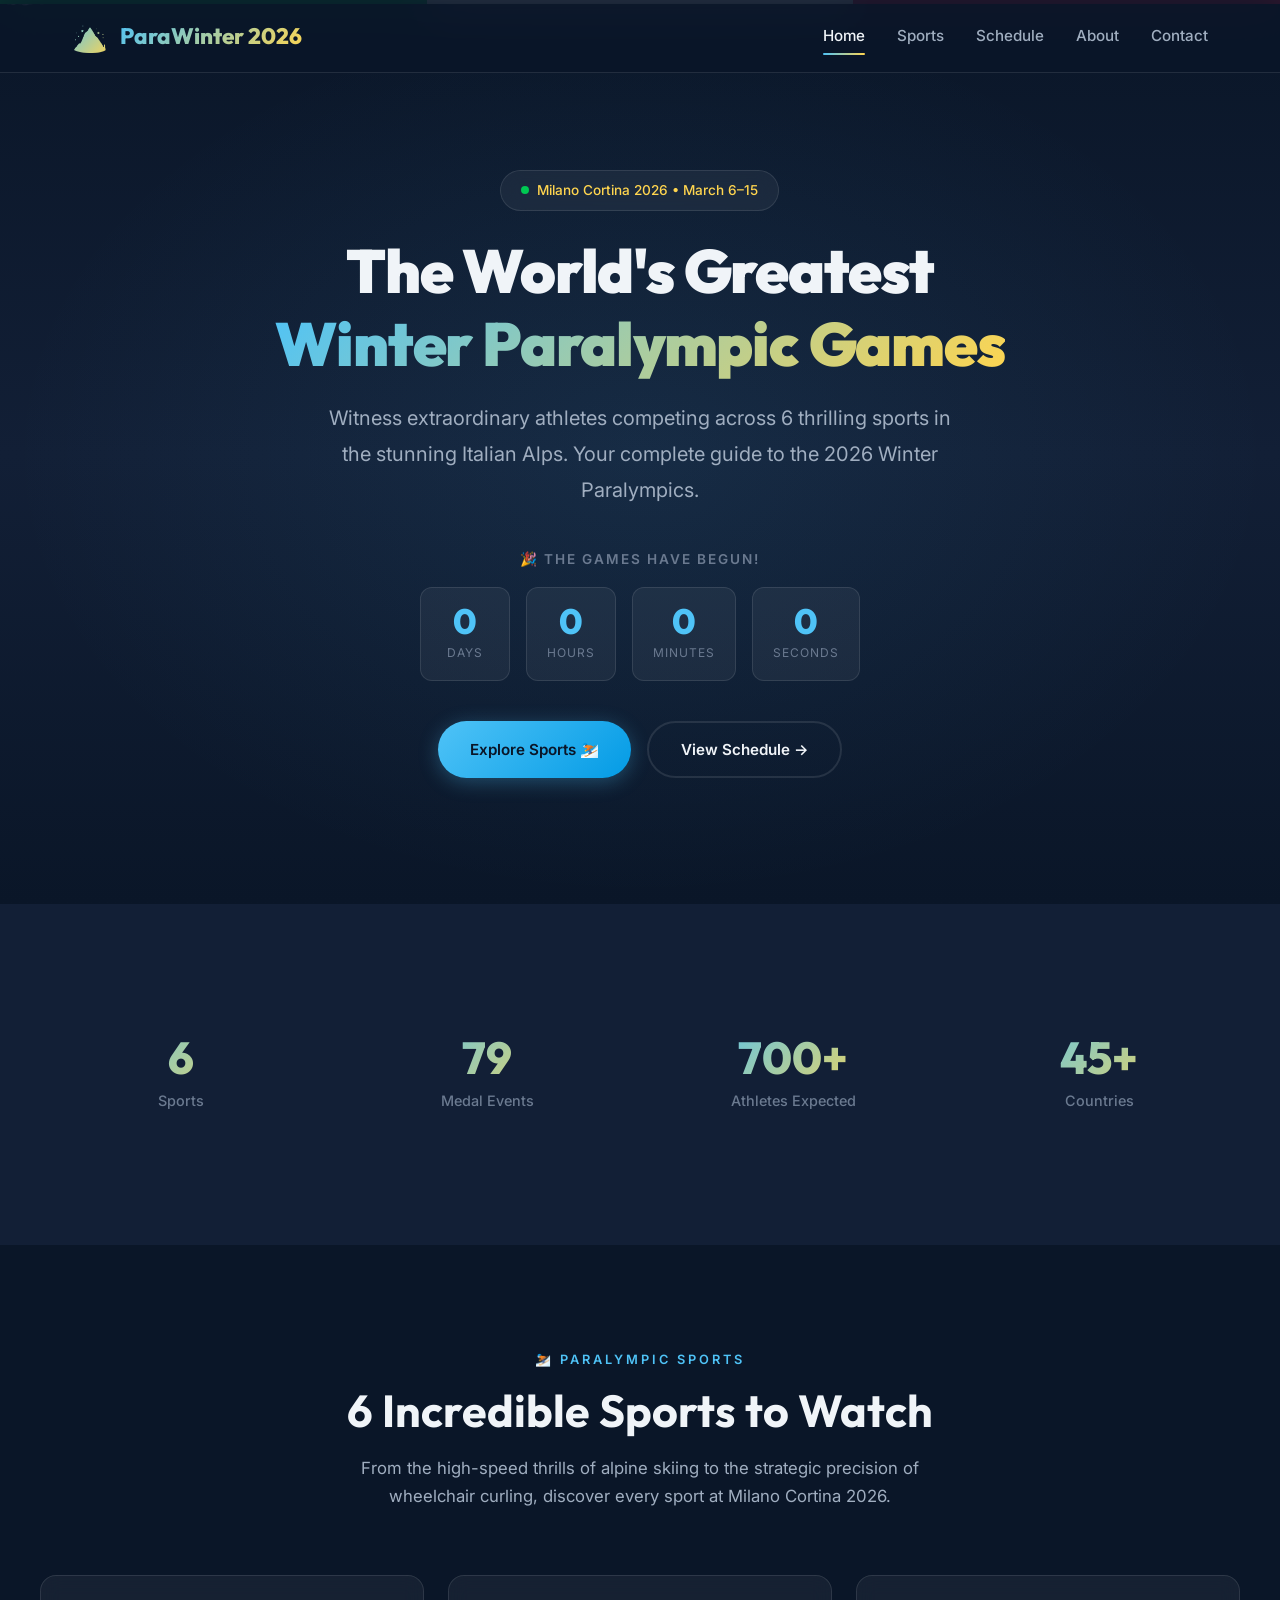
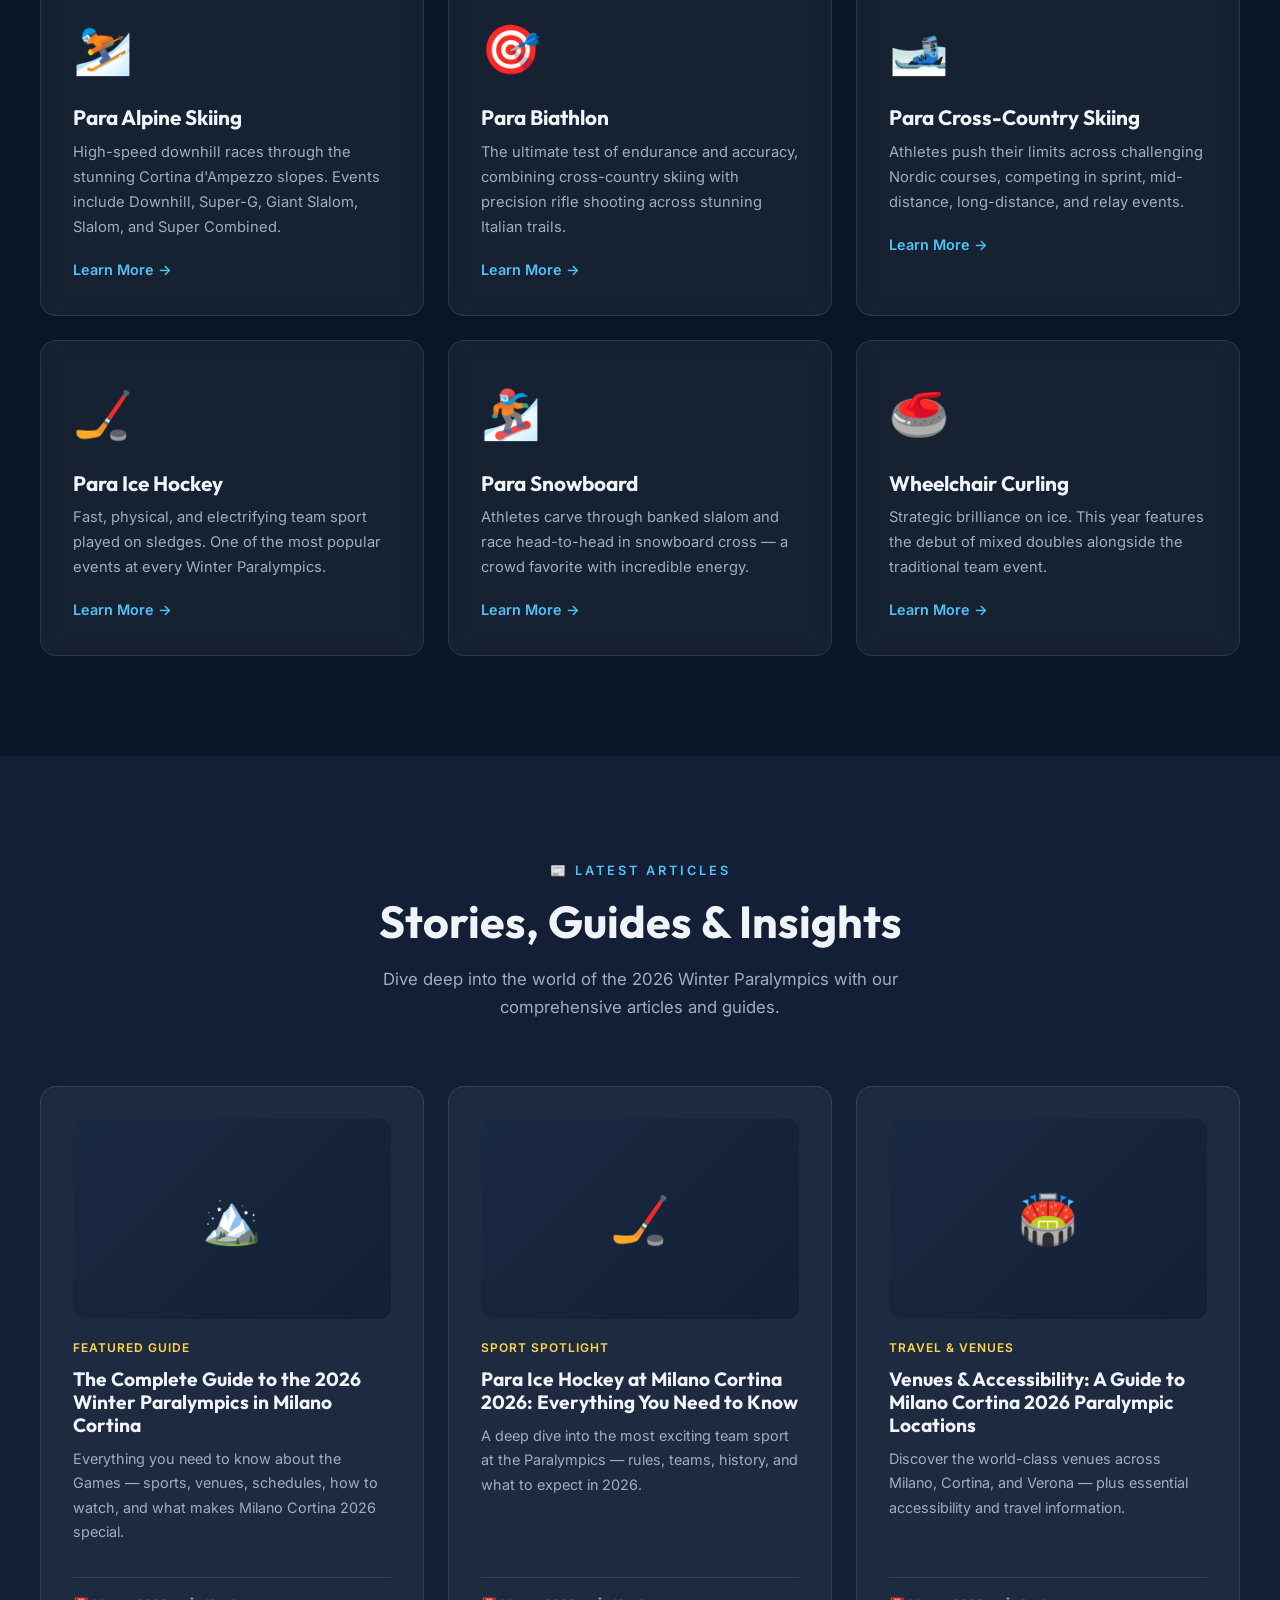
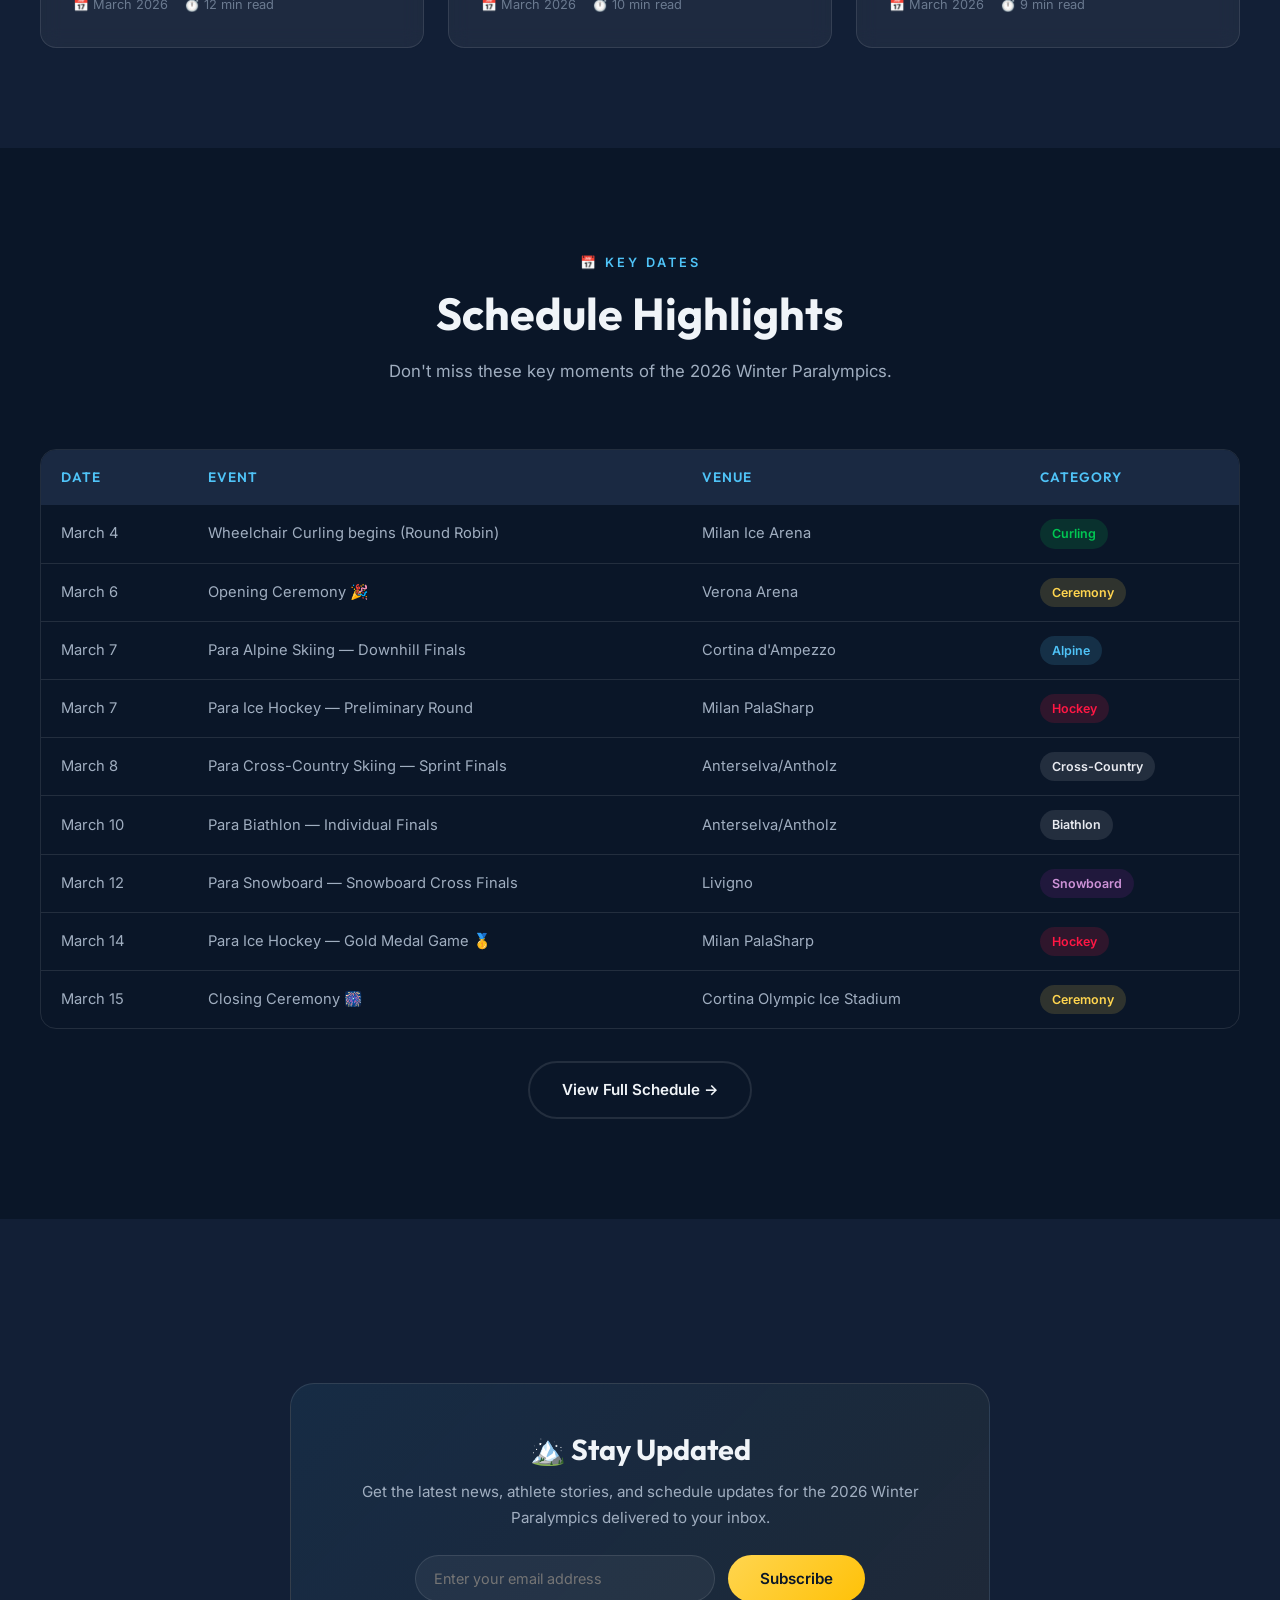
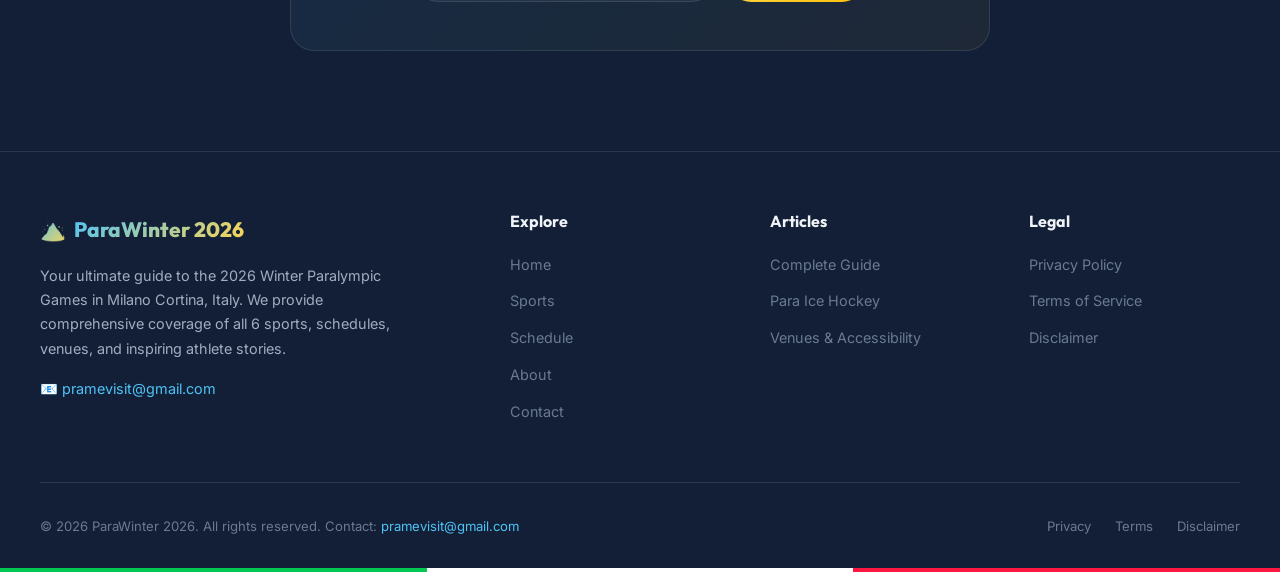
<file: index.html>
<!DOCTYPE html>
<html lang="en">

<head>
  <meta charset="UTF-8">
  <meta name="viewport" content="width=device-width, initial-scale=1.0">
  <title>ParaWinter 2026 — Milano Cortina Winter Paralympic Games Hub</title>
  <meta name="description"
    content="Your ultimate guide to the 2026 Winter Paralympics in Milano Cortina, Italy. Explore all 6 sports, schedules, venues, athlete stories, and everything about the Paralympic Winter Games.">
  <meta name="keywords"
    content="2026 Winter Paralympics, Milano Cortina 2026, Paralympic Games, Para Alpine Skiing, Para Ice Hockey, Wheelchair Curling, Para Biathlon, Para Snowboard, Winter Sports, Disability Sports">
  <meta name="author" content="ParaWinter 2026">
  <meta name="robots" content="index, follow">
  <link rel="canonical" href="https://parawinter2026.com/">

  <!-- Open Graph -->
  <meta property="og:title" content="ParaWinter 2026 — Milano Cortina Winter Paralympic Games Hub">
  <meta property="og:description"
    content="Your ultimate guide to the 2026 Winter Paralympics. Explore sports, schedules, venues and more.">
  <meta property="og:type" content="website">
  <meta property="og:url" content="https://parawinter2026.com/">
  <meta property="og:locale" content="en_US">

  <!-- Twitter Card -->
  <meta name="twitter:card" content="summary_large_image">
  <meta name="twitter:title" content="ParaWinter 2026 — Milano Cortina Paralympic Games Hub">
  <meta name="twitter:description" content="Your ultimate guide to the 2026 Winter Paralympics in Milano Cortina.">

  <link rel="stylesheet" href="style.css">

  <!-- Google AdSense -->
  <script async src="https://pagead2.googlesyndication.com/pagead/js/adsbygoogle.js?client=ca-pub-6546957481428602"
    crossorigin="anonymous"></script>

  <!-- Schema.org JSON-LD -->
  <script type="application/ld+json">
  {
    "@context": "https://schema.org",
    "@type": "WebSite",
    "name": "ParaWinter 2026",
    "url": "https://parawinter2026.com",
    "description": "Your ultimate guide to the 2026 Winter Paralympics in Milano Cortina, Italy.",
    "publisher": {
      "@type": "Organization",
      "name": "ParaWinter 2026",
      "contactPoint": {
        "@type": "ContactPoint",
        "email": "pramevisit@gmail.com",
        "contactType": "Customer Support"
      }
    }
  }
  </script>
</head>

<body>
  <!-- Italian Flag Stripe -->
  <div class="italian-stripe"></div>

  <!-- Navigation -->
  <nav class="navbar" id="navbar">
    <div class="nav-container">
      <a href="index.html" class="nav-logo">
        <span class="nav-logo-icon">🏔️</span>
        <span>ParaWinter 2026</span>
      </a>
      <div class="nav-links" id="navLinks">
        <a href="index.html" class="active">Home</a>
        <a href="sports.html">Sports</a>
        <a href="schedule.html">Schedule</a>
        <a href="about.html">About</a>
        <a href="contact.html">Contact</a>
      </div>
      <button class="hamburger" id="hamburger" aria-label="Toggle navigation menu">
        <span></span>
        <span></span>
        <span></span>
      </button>
    </div>
  </nav>
  <div class="nav-overlay" id="navOverlay"></div>

  <!-- Hero Section -->
  <section class="hero" id="hero">
    <canvas class="hero-bg-canvas" id="snowCanvas"></canvas>
    <div class="hero-gradient-overlay"></div>
    <div class="hero-content">
      <div class="hero-badge fade-in">
        <span class="pulse-dot"></span>
        Milano Cortina 2026 • March 6–15
      </div>
      <h1 class="fade-in-up">The World's Greatest<br><span class="highlight">Winter Paralympic Games</span></h1>
      <p class="hero-subtitle fade-in-up delay-2">
        Witness extraordinary athletes competing across 6 thrilling sports in the stunning Italian Alps. Your complete
        guide to the 2026 Winter Paralympics.
      </p>

      <!-- Countdown Timer -->
      <div class="countdown-wrapper fade-in-up delay-3">
        <div class="countdown-label">Countdown to Opening Ceremony</div>
        <div class="countdown">
          <div class="countdown-item">
            <span class="countdown-number" id="countdown-days">--</span>
            <span class="countdown-unit">Days</span>
          </div>
          <div class="countdown-item">
            <span class="countdown-number" id="countdown-hours">--</span>
            <span class="countdown-unit">Hours</span>
          </div>
          <div class="countdown-item">
            <span class="countdown-number" id="countdown-mins">--</span>
            <span class="countdown-unit">Minutes</span>
          </div>
          <div class="countdown-item">
            <span class="countdown-number" id="countdown-secs">--</span>
            <span class="countdown-unit">Seconds</span>
          </div>
        </div>
      </div>

      <div class="hero-buttons fade-in-up delay-4">
        <a href="sports.html" class="btn btn-primary">Explore Sports ⛷️</a>
        <a href="schedule.html" class="btn btn-outline">View Schedule →</a>
      </div>
    </div>
  </section>

  <!-- Stats Section -->
  <section class="section section-dark">
    <div class="container">
      <div class="stats-grid">
        <div class="stat-item animate-on-scroll">
          <div class="stat-number">6</div>
          <div class="stat-label">Sports</div>
        </div>
        <div class="stat-item animate-on-scroll">
          <div class="stat-number">79</div>
          <div class="stat-label">Medal Events</div>
        </div>
        <div class="stat-item animate-on-scroll">
          <div class="stat-number">700+</div>
          <div class="stat-label">Athletes Expected</div>
        </div>
        <div class="stat-item animate-on-scroll">
          <div class="stat-number">45+</div>
          <div class="stat-label">Countries</div>
        </div>
      </div>
    </div>
  </section>

  <!-- Sports Section -->
  <section class="section" id="sports-section">
    <div class="container">
      <div class="section-header animate-on-scroll">
        <span class="section-tag">⛷️ Paralympic Sports</span>
        <h2>6 Incredible Sports to Watch</h2>
        <p>From the high-speed thrills of alpine skiing to the strategic precision of wheelchair curling, discover every
          sport at Milano Cortina 2026.</p>
      </div>

      <div class="sports-grid">
        <div class="glass-card sport-card animate-on-scroll">
          <span class="sport-card-icon">⛷️</span>
          <h3>Para Alpine Skiing</h3>
          <p>High-speed downhill races through the stunning Cortina d'Ampezzo slopes. Events include Downhill, Super-G,
            Giant Slalom, Slalom, and Super Combined.</p>
          <a href="sports.html#alpine" class="card-link">Learn More →</a>
        </div>

        <div class="glass-card sport-card animate-on-scroll">
          <span class="sport-card-icon">🎯</span>
          <h3>Para Biathlon</h3>
          <p>The ultimate test of endurance and accuracy, combining cross-country skiing with precision rifle shooting
            across stunning Italian trails.</p>
          <a href="sports.html#biathlon" class="card-link">Learn More →</a>
        </div>

        <div class="glass-card sport-card animate-on-scroll">
          <span class="sport-card-icon">🎿</span>
          <h3>Para Cross-Country Skiing</h3>
          <p>Athletes push their limits across challenging Nordic courses, competing in sprint, mid-distance,
            long-distance, and relay events.</p>
          <a href="sports.html#cross-country" class="card-link">Learn More →</a>
        </div>

        <div class="glass-card sport-card animate-on-scroll">
          <span class="sport-card-icon">🏒</span>
          <h3>Para Ice Hockey</h3>
          <p>Fast, physical, and electrifying team sport played on sledges. One of the most popular events at every
            Winter Paralympics.</p>
          <a href="sports.html#ice-hockey" class="card-link">Learn More →</a>
        </div>

        <div class="glass-card sport-card animate-on-scroll">
          <span class="sport-card-icon">🏂</span>
          <h3>Para Snowboard</h3>
          <p>Athletes carve through banked slalom and race head-to-head in snowboard cross — a crowd favorite with
            incredible energy.</p>
          <a href="sports.html#snowboard" class="card-link">Learn More →</a>
        </div>

        <div class="glass-card sport-card animate-on-scroll">
          <span class="sport-card-icon">🥌</span>
          <h3>Wheelchair Curling</h3>
          <p>Strategic brilliance on ice. This year features the debut of mixed doubles alongside the traditional team
            event.</p>
          <a href="sports.html#curling" class="card-link">Learn More →</a>
        </div>
      </div>
    </div>
  </section>

  <!-- Articles Section -->
  <section class="section section-dark" id="articles-section">
    <div class="container">
      <div class="section-header animate-on-scroll">
        <span class="section-tag">📰 Latest Articles</span>
        <h2>Stories, Guides & Insights</h2>
        <p>Dive deep into the world of the 2026 Winter Paralympics with our comprehensive articles and guides.</p>
      </div>

      <div class="articles-grid">
        <a href="article-complete-guide-2026-winter-paralympics.html" class="glass-card article-card animate-on-scroll"
          style="text-decoration:none;">
          <div class="article-card-image">🏔️</div>
          <span class="article-card-tag">Featured Guide</span>
          <h3>The Complete Guide to the 2026 Winter Paralympics in Milano Cortina</h3>
          <p>Everything you need to know about the Games — sports, venues, schedules, how to watch, and what makes
            Milano Cortina 2026 special.</p>
          <div class="article-card-meta">
            <span>📅 March 2026</span>
            <span>⏱️ 12 min read</span>
          </div>
        </a>

        <a href="article-para-ice-hockey-guide.html" class="glass-card article-card animate-on-scroll"
          style="text-decoration:none;">
          <div class="article-card-image">🏒</div>
          <span class="article-card-tag">Sport Spotlight</span>
          <h3>Para Ice Hockey at Milano Cortina 2026: Everything You Need to Know</h3>
          <p>A deep dive into the most exciting team sport at the Paralympics — rules, teams, history, and what to
            expect in 2026.</p>
          <div class="article-card-meta">
            <span>📅 March 2026</span>
            <span>⏱️ 10 min read</span>
          </div>
        </a>

        <a href="article-accessibility-venues.html" class="glass-card article-card animate-on-scroll"
          style="text-decoration:none;">
          <div class="article-card-image">🏟️</div>
          <span class="article-card-tag">Travel & Venues</span>
          <h3>Venues & Accessibility: A Guide to Milano Cortina 2026 Paralympic Locations</h3>
          <p>Discover the world-class venues across Milano, Cortina, and Verona — plus essential accessibility and
            travel information.</p>
          <div class="article-card-meta">
            <span>📅 March 2026</span>
            <span>⏱️ 9 min read</span>
          </div>
        </a>
      </div>
    </div>
  </section>

  <!-- Schedule Highlights -->
  <section class="section" id="schedule-section">
    <div class="container">
      <div class="section-header animate-on-scroll">
        <span class="section-tag">📅 Key Dates</span>
        <h2>Schedule Highlights</h2>
        <p>Don't miss these key moments of the 2026 Winter Paralympics.</p>
      </div>

      <div class="schedule-table-wrapper animate-on-scroll">
        <table class="schedule-table">
          <thead>
            <tr>
              <th>Date</th>
              <th>Event</th>
              <th>Venue</th>
              <th>Category</th>
            </tr>
          </thead>
          <tbody>
            <tr>
              <td>March 4</td>
              <td>Wheelchair Curling begins (Round Robin)</td>
              <td>Milan Ice Arena</td>
              <td><span class="event-badge curling">Curling</span></td>
            </tr>
            <tr>
              <td>March 6</td>
              <td>Opening Ceremony 🎉</td>
              <td>Verona Arena</td>
              <td><span class="event-badge ceremony">Ceremony</span></td>
            </tr>
            <tr>
              <td>March 7</td>
              <td>Para Alpine Skiing — Downhill Finals</td>
              <td>Cortina d'Ampezzo</td>
              <td><span class="event-badge alpine">Alpine</span></td>
            </tr>
            <tr>
              <td>March 7</td>
              <td>Para Ice Hockey — Preliminary Round</td>
              <td>Milan PalaSharp</td>
              <td><span class="event-badge hockey">Hockey</span></td>
            </tr>
            <tr>
              <td>March 8</td>
              <td>Para Cross-Country Skiing — Sprint Finals</td>
              <td>Anterselva/Antholz</td>
              <td><span class="event-badge cross-country">Cross-Country</span></td>
            </tr>
            <tr>
              <td>March 10</td>
              <td>Para Biathlon — Individual Finals</td>
              <td>Anterselva/Antholz</td>
              <td><span class="event-badge biathlon">Biathlon</span></td>
            </tr>
            <tr>
              <td>March 12</td>
              <td>Para Snowboard — Snowboard Cross Finals</td>
              <td>Livigno</td>
              <td><span class="event-badge snowboard">Snowboard</span></td>
            </tr>
            <tr>
              <td>March 14</td>
              <td>Para Ice Hockey — Gold Medal Game 🥇</td>
              <td>Milan PalaSharp</td>
              <td><span class="event-badge hockey">Hockey</span></td>
            </tr>
            <tr>
              <td>March 15</td>
              <td>Closing Ceremony 🎆</td>
              <td>Cortina Olympic Ice Stadium</td>
              <td><span class="event-badge ceremony">Ceremony</span></td>
            </tr>
          </tbody>
        </table>
      </div>

      <div style="text-align:center; margin-top:2rem;">
        <a href="schedule.html" class="btn btn-outline">View Full Schedule →</a>
      </div>
    </div>
  </section>

  <!-- Newsletter -->
  <section class="section section-dark">
    <div class="container">
      <div class="newsletter-section animate-on-scroll">
        <h3>🏔️ Stay Updated</h3>
        <p>Get the latest news, athlete stories, and schedule updates for the 2026 Winter Paralympics delivered to your
          inbox.</p>
        <form class="newsletter-form"
          onsubmit="event.preventDefault(); alert('Thank you for subscribing! Contact us at pramevisit@gmail.com for any inquiries.');">
          <input type="email" placeholder="Enter your email address" required id="newsletter-email">
          <button type="submit" class="btn btn-gold">Subscribe</button>
        </form>
      </div>
    </div>
  </section>

  <!-- Footer -->
  <footer class="footer">
    <div class="footer-grid">
      <div class="footer-brand">
        <div class="footer-logo">
          <span>🏔️</span>
          <span>ParaWinter 2026</span>
        </div>
        <p>Your ultimate guide to the 2026 Winter Paralympic Games in Milano Cortina, Italy. We provide comprehensive
          coverage of all 6 sports, schedules, venues, and inspiring athlete stories.</p>
        <p style="margin-top: 1rem;">📧 <a href="mailto:pramevisit@gmail.com">pramevisit@gmail.com</a></p>
      </div>
      <div class="footer-column">
        <h4>Explore</h4>
        <ul>
          <li><a href="index.html">Home</a></li>
          <li><a href="sports.html">Sports</a></li>
          <li><a href="schedule.html">Schedule</a></li>
          <li><a href="about.html">About</a></li>
          <li><a href="contact.html">Contact</a></li>
        </ul>
      </div>
      <div class="footer-column">
        <h4>Articles</h4>
        <ul>
          <li><a href="article-complete-guide-2026-winter-paralympics.html">Complete Guide</a></li>
          <li><a href="article-para-ice-hockey-guide.html">Para Ice Hockey</a></li>
          <li><a href="article-accessibility-venues.html">Venues & Accessibility</a></li>
        </ul>
      </div>
      <div class="footer-column">
        <h4>Legal</h4>
        <ul>
          <li><a href="privacy-policy.html">Privacy Policy</a></li>
          <li><a href="terms.html">Terms of Service</a></li>
          <li><a href="disclaimer.html">Disclaimer</a></li>
        </ul>
      </div>
    </div>
    <div class="footer-bottom">
      <p>&copy; 2026 ParaWinter 2026. All rights reserved. Contact: <a
          href="mailto:pramevisit@gmail.com">pramevisit@gmail.com</a></p>
      <div class="footer-bottom-links">
        <a href="privacy-policy.html">Privacy</a>
        <a href="terms.html">Terms</a>
        <a href="disclaimer.html">Disclaimer</a>
      </div>
    </div>
  </footer>

  <!-- Italian Flag Stripe -->
  <div class="italian-stripe"></div>

  <!-- Back to Top -->
  <button class="back-to-top" id="backToTop" aria-label="Back to top">↑</button>

  <script src="script.js"></script>
</body>

</html>
</file>
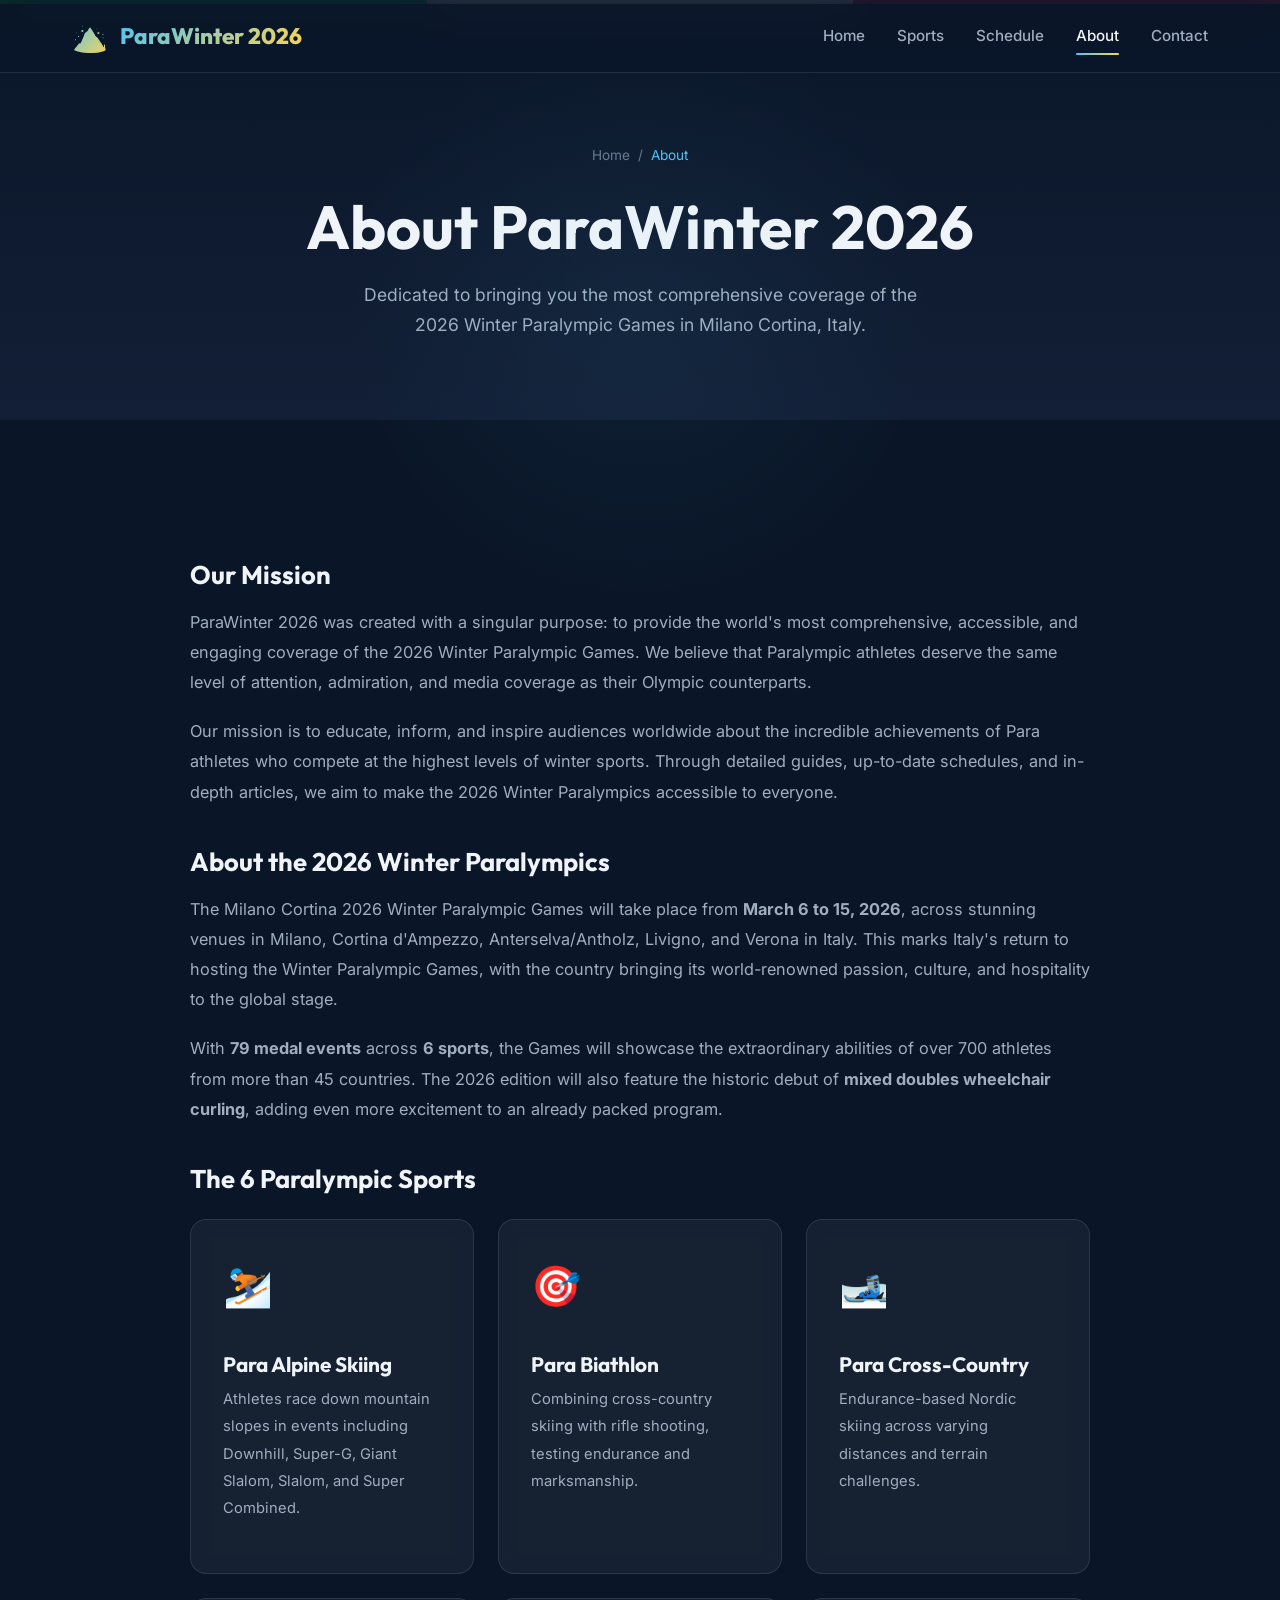
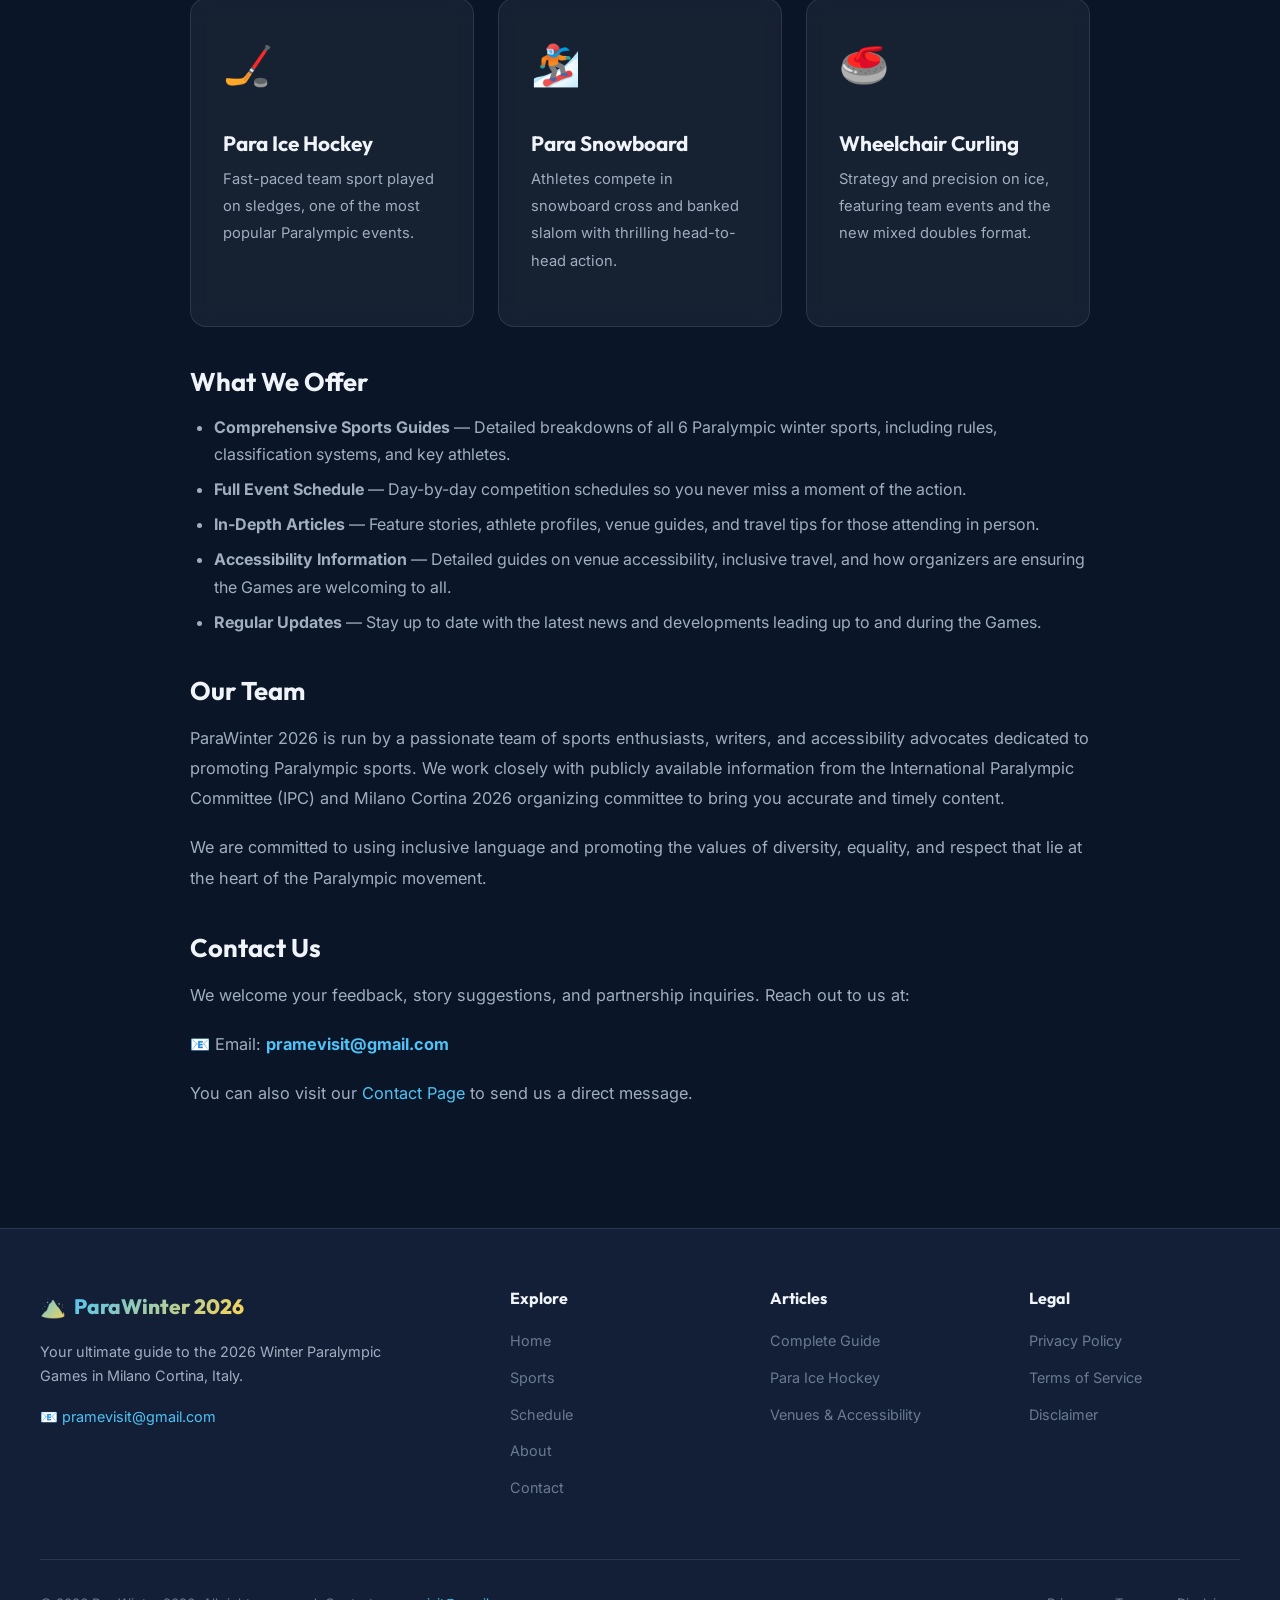
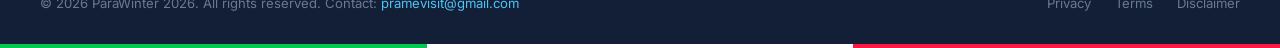
<file: about.html>
<!DOCTYPE html>
<html lang="en">

<head>
    <meta charset="UTF-8">
    <meta name="viewport" content="width=device-width, initial-scale=1.0">
    <title>About — ParaWinter 2026 | Milano Cortina Paralympic Games Hub</title>
    <meta name="description"
        content="Learn about ParaWinter 2026 — your trusted source for 2026 Winter Paralympics coverage. Our mission, team, and commitment to promoting Paralympic sports.">
    <meta name="robots" content="index, follow">
    <link rel="canonical" href="https://parawinter2026.com/about.html">
    <meta property="og:title" content="About ParaWinter 2026">
    <meta property="og:description"
        content="Learn about our mission to promote the 2026 Winter Paralympics in Milano Cortina.">
    <meta property="og:type" content="website">
    <link rel="stylesheet" href="style.css">

    <!-- Google AdSense -->
    <script async src="https://pagead2.googlesyndication.com/pagead/js/adsbygoogle.js?client=ca-pub-6546957481428602"
        crossorigin="anonymous"></script>
</head>

<body>
    <div class="italian-stripe"></div>

    <!-- Navigation -->
    <nav class="navbar" id="navbar">
        <div class="nav-container">
            <a href="index.html" class="nav-logo">
                <span class="nav-logo-icon">🏔️</span>
                <span>ParaWinter 2026</span>
            </a>
            <div class="nav-links" id="navLinks">
                <a href="index.html">Home</a>
                <a href="sports.html">Sports</a>
                <a href="schedule.html">Schedule</a>
                <a href="about.html" class="active">About</a>
                <a href="contact.html">Contact</a>
            </div>
            <button class="hamburger" id="hamburger" aria-label="Toggle navigation menu">
                <span></span><span></span><span></span>
            </button>
        </div>
    </nav>
    <div class="nav-overlay" id="navOverlay"></div>

    <!-- Page Hero -->
    <section class="page-hero">
        <div class="breadcrumb">
            <a href="index.html">Home</a>
            <span>/</span>
            <span class="current">About</span>
        </div>
        <h1>About <span class="highlight">ParaWinter 2026</span></h1>
        <p>Dedicated to bringing you the most comprehensive coverage of the 2026 Winter Paralympic Games in Milano
            Cortina, Italy.</p>
    </section>

    <!-- About Content -->
    <section class="section">
        <div class="container">
            <div class="article-content" style="max-width:900px; padding:0;">
                <h2>Our Mission</h2>
                <p>ParaWinter 2026 was created with a singular purpose: to provide the world's most comprehensive,
                    accessible, and engaging coverage of the 2026 Winter Paralympic Games. We believe that Paralympic
                    athletes deserve the same level of attention, admiration, and media coverage as their Olympic
                    counterparts.</p>
                <p>Our mission is to educate, inform, and inspire audiences worldwide about the incredible achievements
                    of Para athletes who compete at the highest levels of winter sports. Through detailed guides,
                    up-to-date schedules, and in-depth articles, we aim to make the 2026 Winter Paralympics accessible
                    to everyone.</p>

                <h2>About the 2026 Winter Paralympics</h2>
                <p>The Milano Cortina 2026 Winter Paralympic Games will take place from <strong>March 6 to 15,
                        2026</strong>, across stunning venues in Milano, Cortina d'Ampezzo, Anterselva/Antholz, Livigno,
                    and Verona in Italy. This marks Italy's return to hosting the Winter Paralympic Games, with the
                    country bringing its world-renowned passion, culture, and hospitality to the global stage.</p>
                <p>With <strong>79 medal events</strong> across <strong>6 sports</strong>, the Games will showcase the
                    extraordinary abilities of over 700 athletes from more than 45 countries. The 2026 edition will also
                    feature the historic debut of <strong>mixed doubles wheelchair curling</strong>, adding even more
                    excitement to an already packed program.</p>

                <h2>The 6 Paralympic Sports</h2>
                <div class="info-grid" style="margin: 1.5rem 0 2rem;">
                    <div class="glass-card info-card">
                        <div class="info-card-icon">⛷️</div>
                        <h3>Para Alpine Skiing</h3>
                        <p>Athletes race down mountain slopes in events including Downhill, Super-G, Giant Slalom,
                            Slalom, and Super Combined.</p>
                    </div>
                    <div class="glass-card info-card">
                        <div class="info-card-icon">🎯</div>
                        <h3>Para Biathlon</h3>
                        <p>Combining cross-country skiing with rifle shooting, testing endurance and marksmanship.</p>
                    </div>
                    <div class="glass-card info-card">
                        <div class="info-card-icon">🎿</div>
                        <h3>Para Cross-Country</h3>
                        <p>Endurance-based Nordic skiing across varying distances and terrain challenges.</p>
                    </div>
                    <div class="glass-card info-card">
                        <div class="info-card-icon">🏒</div>
                        <h3>Para Ice Hockey</h3>
                        <p>Fast-paced team sport played on sledges, one of the most popular Paralympic events.</p>
                    </div>
                    <div class="glass-card info-card">
                        <div class="info-card-icon">🏂</div>
                        <h3>Para Snowboard</h3>
                        <p>Athletes compete in snowboard cross and banked slalom with thrilling head-to-head action.</p>
                    </div>
                    <div class="glass-card info-card">
                        <div class="info-card-icon">🥌</div>
                        <h3>Wheelchair Curling</h3>
                        <p>Strategy and precision on ice, featuring team events and the new mixed doubles format.</p>
                    </div>
                </div>

                <h2>What We Offer</h2>
                <ul>
                    <li><strong>Comprehensive Sports Guides</strong> — Detailed breakdowns of all 6 Paralympic winter
                        sports, including rules, classification systems, and key athletes.</li>
                    <li><strong>Full Event Schedule</strong> — Day-by-day competition schedules so you never miss a
                        moment of the action.</li>
                    <li><strong>In-Depth Articles</strong> — Feature stories, athlete profiles, venue guides, and travel
                        tips for those attending in person.</li>
                    <li><strong>Accessibility Information</strong> — Detailed guides on venue accessibility, inclusive
                        travel, and how organizers are ensuring the Games are welcoming to all.</li>
                    <li><strong>Regular Updates</strong> — Stay up to date with the latest news and developments leading
                        up to and during the Games.</li>
                </ul>

                <h2>Our Team</h2>
                <p>ParaWinter 2026 is run by a passionate team of sports enthusiasts, writers, and accessibility
                    advocates dedicated to promoting Paralympic sports. We work closely with publicly available
                    information from the International Paralympic Committee (IPC) and Milano Cortina 2026 organizing
                    committee to bring you accurate and timely content.</p>
                <p>We are committed to using inclusive language and promoting the values of diversity, equality, and
                    respect that lie at the heart of the Paralympic movement.</p>

                <h2>Contact Us</h2>
                <p>We welcome your feedback, story suggestions, and partnership inquiries. Reach out to us at:</p>
                <p>📧 Email: <a href="mailto:pramevisit@gmail.com"><strong>pramevisit@gmail.com</strong></a></p>
                <p>You can also visit our <a href="contact.html">Contact Page</a> to send us a direct message.</p>
            </div>
        </div>
    </section>

    <!-- Footer -->
    <footer class="footer">
        <div class="footer-grid">
            <div class="footer-brand">
                <div class="footer-logo"><span>🏔️</span> <span>ParaWinter 2026</span></div>
                <p>Your ultimate guide to the 2026 Winter Paralympic Games in Milano Cortina, Italy.</p>
                <p style="margin-top:1rem;">📧 <a href="mailto:pramevisit@gmail.com">pramevisit@gmail.com</a></p>
            </div>
            <div class="footer-column">
                <h4>Explore</h4>
                <ul>
                    <li><a href="index.html">Home</a></li>
                    <li><a href="sports.html">Sports</a></li>
                    <li><a href="schedule.html">Schedule</a></li>
                    <li><a href="about.html">About</a></li>
                    <li><a href="contact.html">Contact</a></li>
                </ul>
            </div>
            <div class="footer-column">
                <h4>Articles</h4>
                <ul>
                    <li><a href="article-complete-guide-2026-winter-paralympics.html">Complete Guide</a></li>
                    <li><a href="article-para-ice-hockey-guide.html">Para Ice Hockey</a></li>
                    <li><a href="article-accessibility-venues.html">Venues & Accessibility</a></li>
                </ul>
            </div>
            <div class="footer-column">
                <h4>Legal</h4>
                <ul>
                    <li><a href="privacy-policy.html">Privacy Policy</a></li>
                    <li><a href="terms.html">Terms of Service</a></li>
                    <li><a href="disclaimer.html">Disclaimer</a></li>
                </ul>
            </div>
        </div>
        <div class="footer-bottom">
            <p>&copy; 2026 ParaWinter 2026. All rights reserved. Contact: <a
                    href="mailto:pramevisit@gmail.com">pramevisit@gmail.com</a></p>
            <div class="footer-bottom-links">
                <a href="privacy-policy.html">Privacy</a>
                <a href="terms.html">Terms</a>
                <a href="disclaimer.html">Disclaimer</a>
            </div>
        </div>
    </footer>
    <div class="italian-stripe"></div>
    <button class="back-to-top" id="backToTop" aria-label="Back to top">↑</button>
    <script src="script.js"></script>
</body>

</html>
</file>
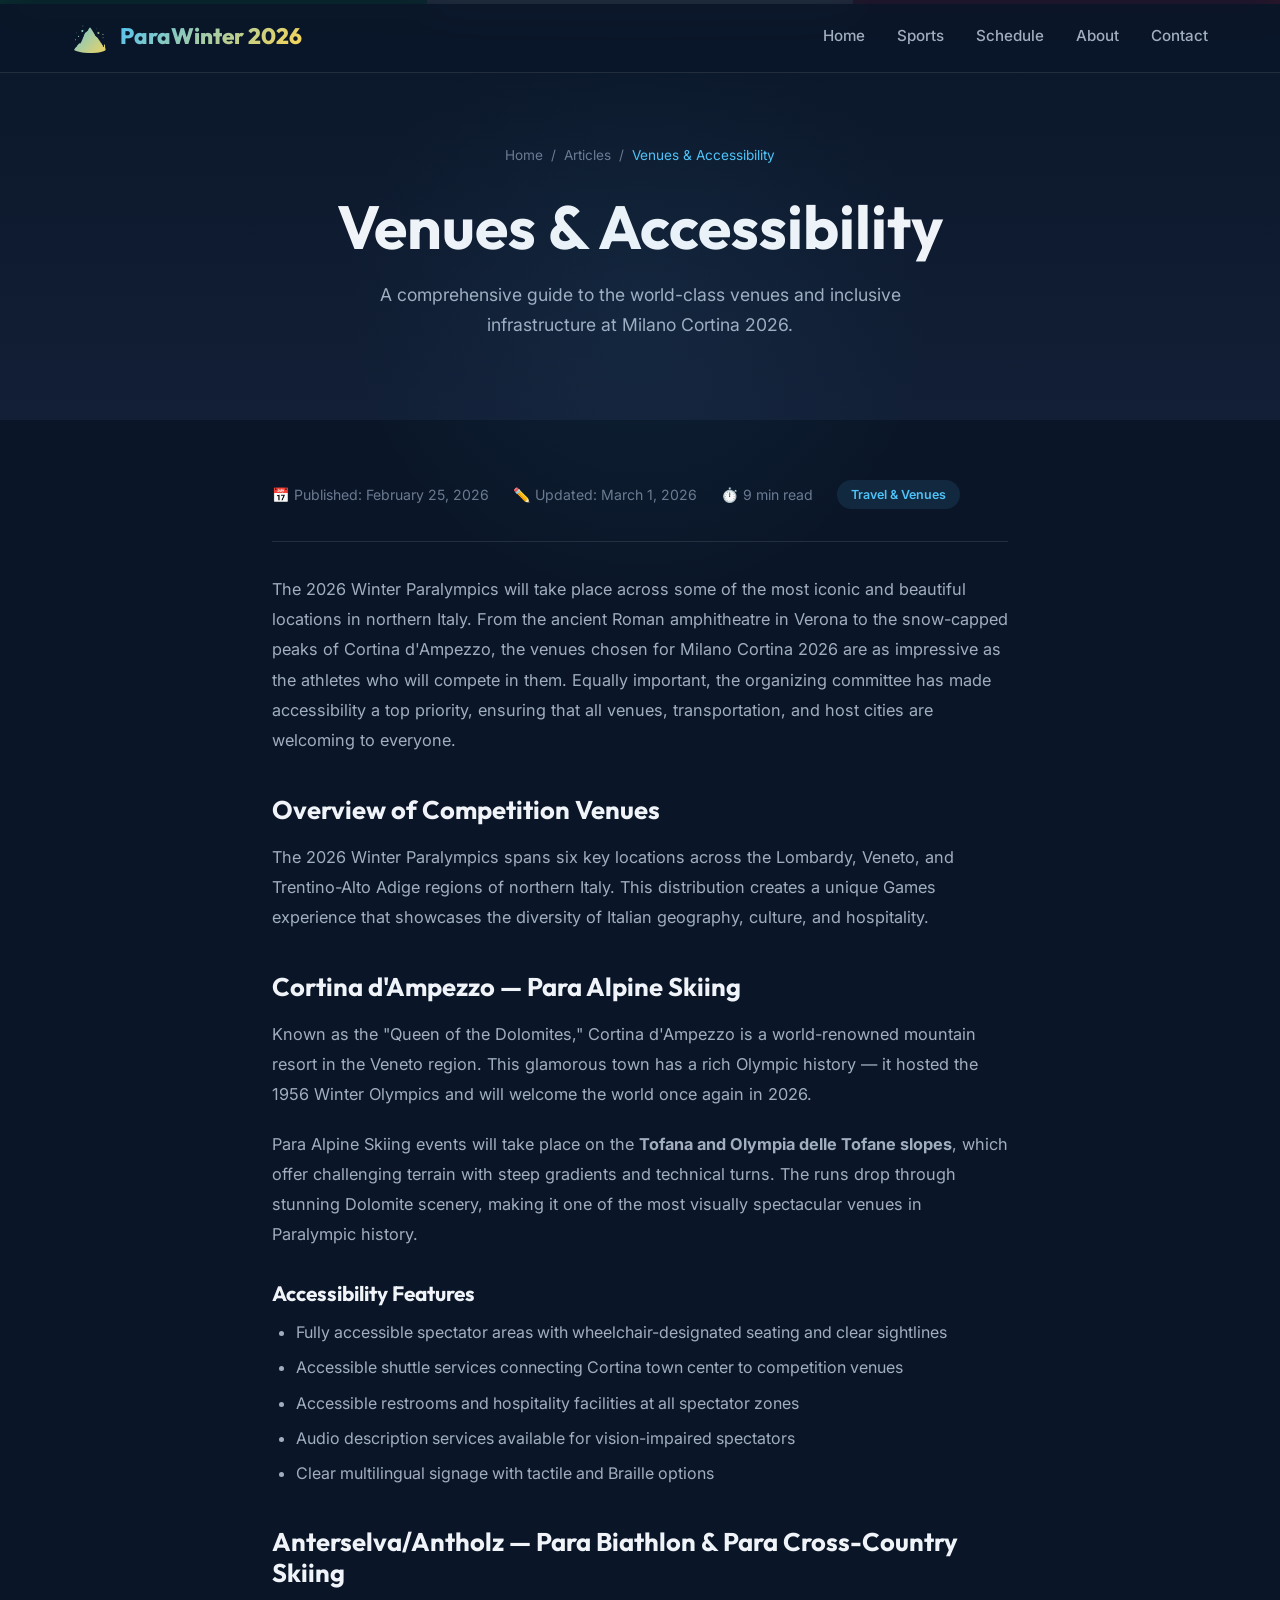
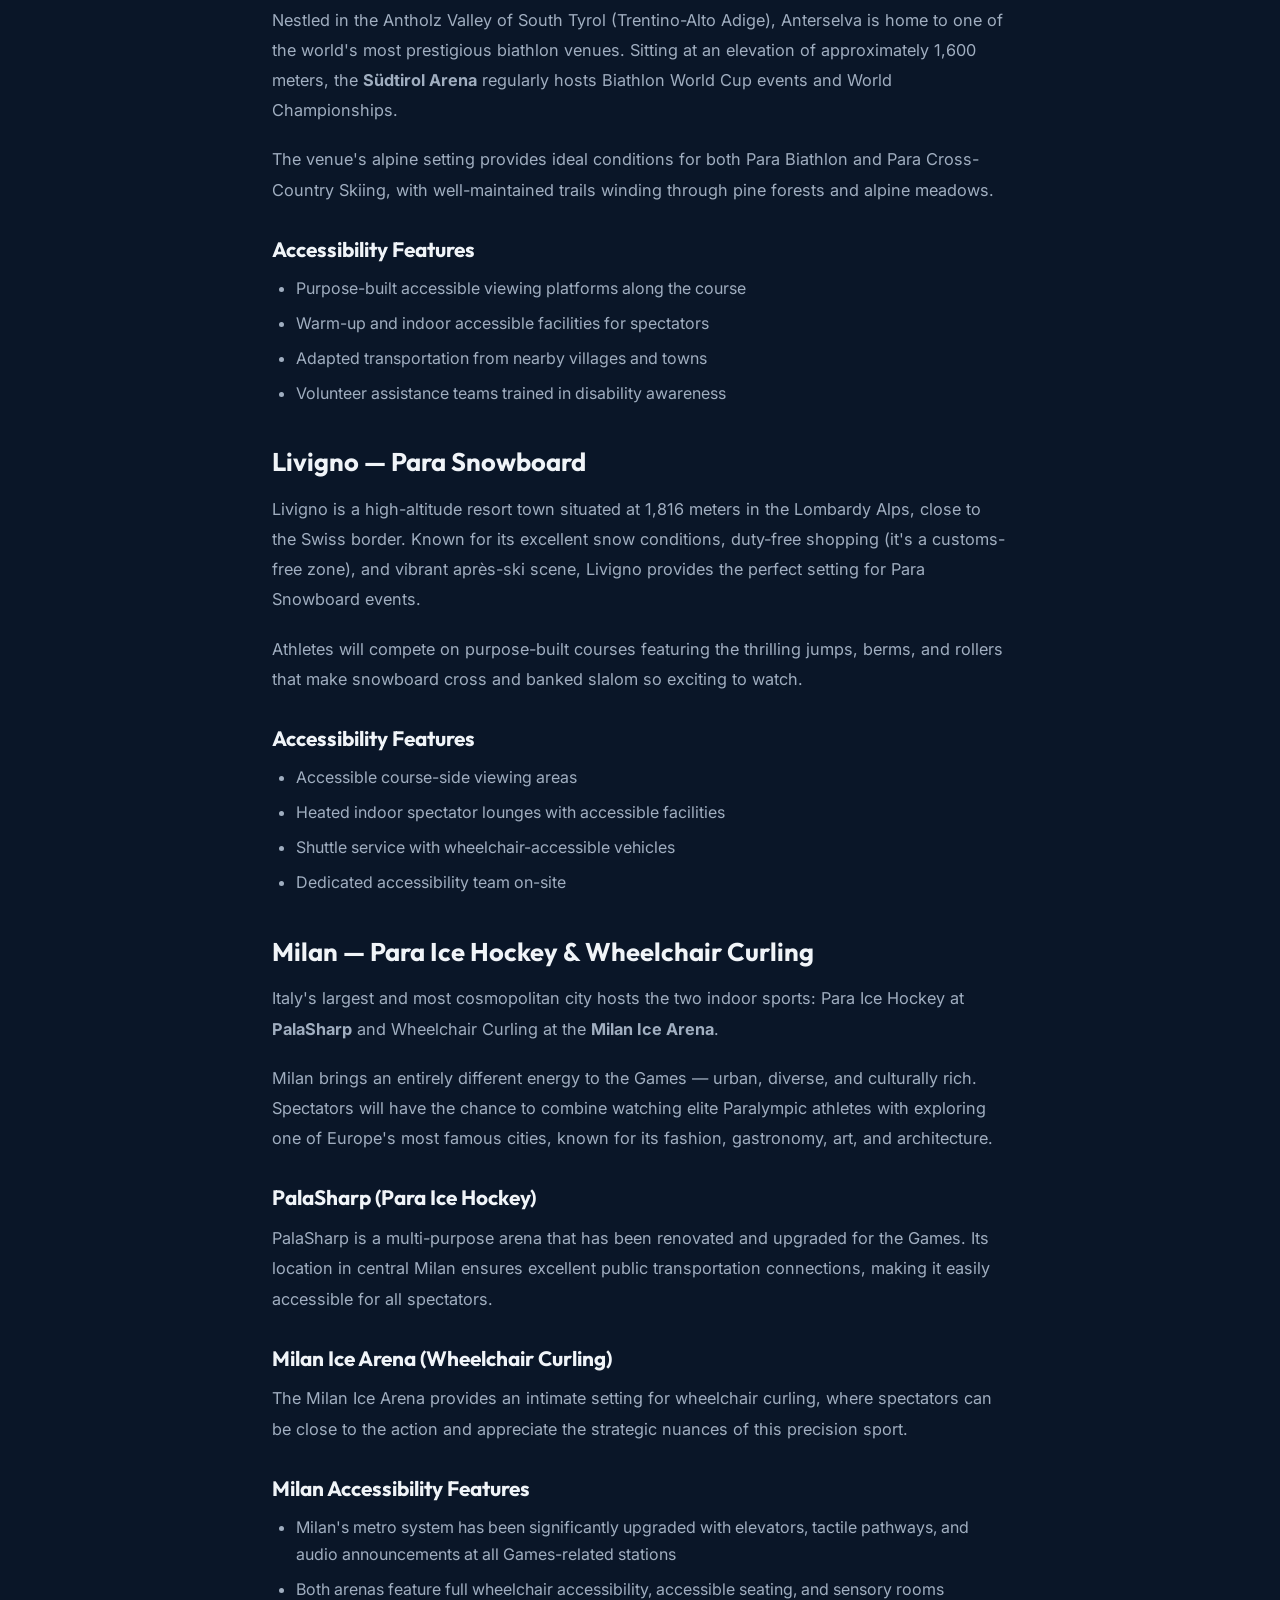
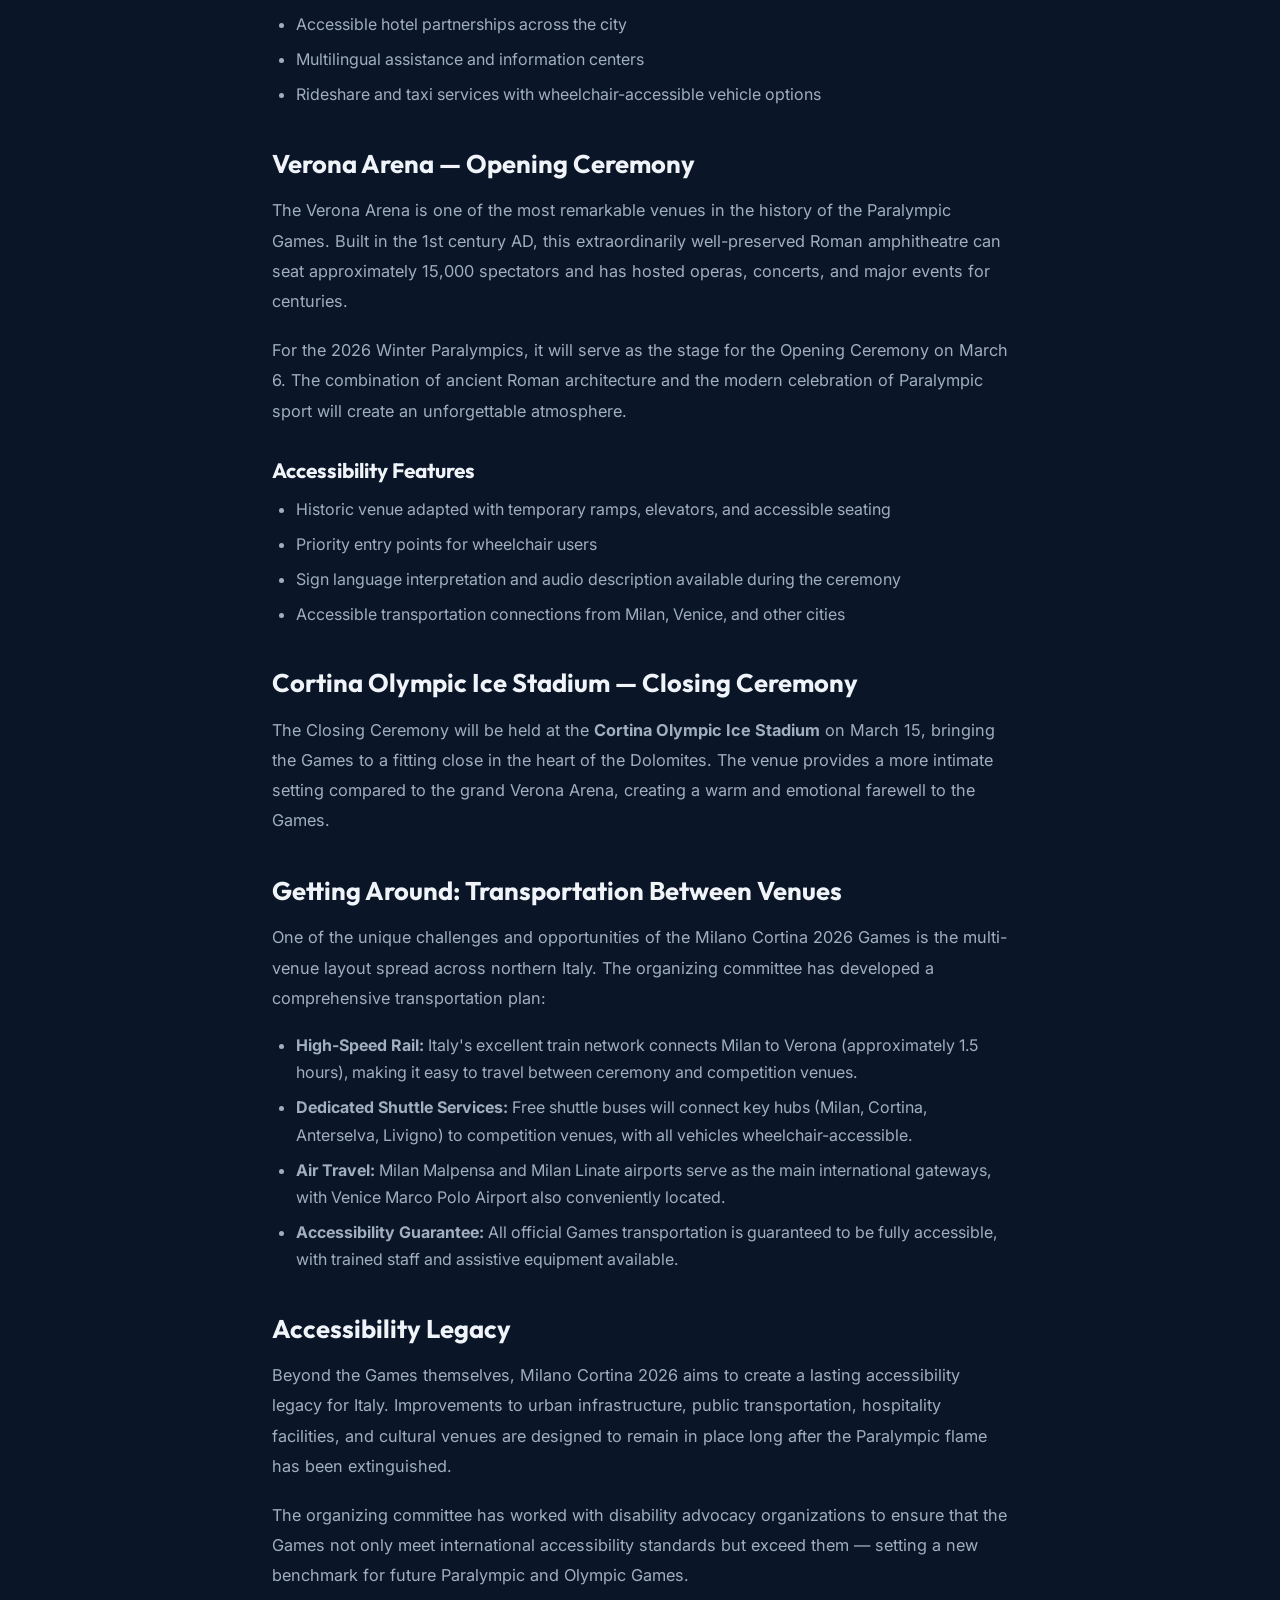
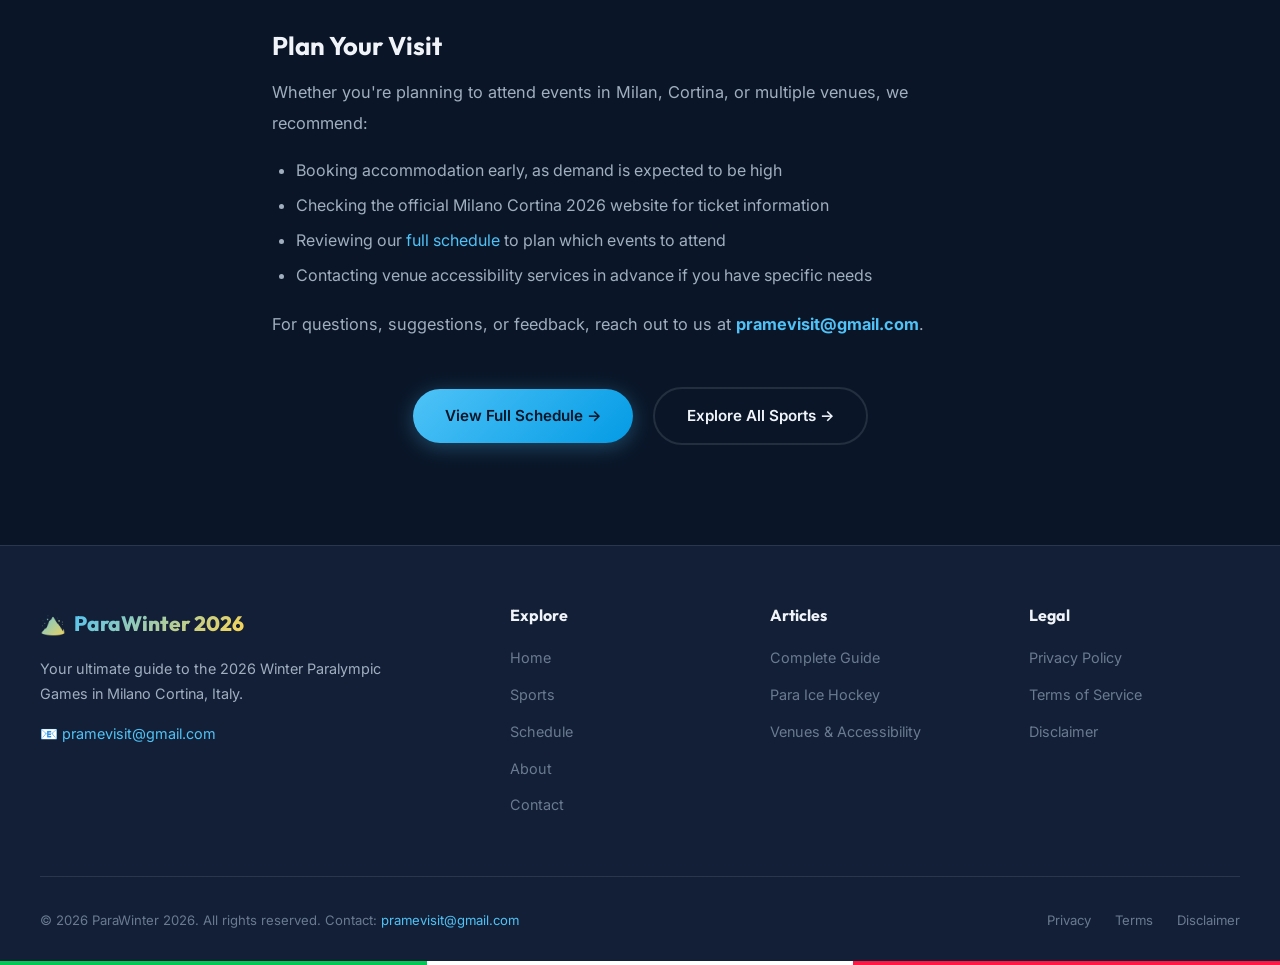
<file: article-accessibility-venues.html>
<!DOCTYPE html>
<html lang="en">

<head>
    <meta charset="UTF-8">
    <meta name="viewport" content="width=device-width, initial-scale=1.0">
    <title>Venues & Accessibility: A Guide to Milano Cortina 2026 Paralympic Locations | ParaWinter 2026</title>
    <meta name="description"
        content="Discover the world-class venues for the 2026 Winter Paralympics. Detailed guide to Milano, Cortina d'Ampezzo, Livigno, Anterselva, and Verona — including accessibility and travel tips.">
    <meta name="keywords"
        content="Milano Cortina 2026 venues, Paralympic venues Italy, Cortina d'Ampezzo accessibility, Milano PalaSharp, Verona Arena Paralympics, travel guide Winter Paralympics">
    <meta name="robots" content="index, follow">
    <link rel="canonical" href="https://parawinter2026.com/article-accessibility-venues.html">
    <meta property="og:title" content="Venues & Accessibility at Milano Cortina 2026">
    <meta property="og:description" content="A complete guide to Paralympics venues and accessibility in Italy.">
    <meta property="og:type" content="article">
    <link rel="stylesheet" href="style.css">

    <!-- Google AdSense -->
    <script async src="https://pagead2.googlesyndication.com/pagead/js/adsbygoogle.js?client=ca-pub-6546957481428602"
        crossorigin="anonymous"></script>

    <script type="application/ld+json">
  {
    "@context": "https://schema.org",
    "@type": "Article",
    "headline": "Venues & Accessibility: A Guide to Milano Cortina 2026 Paralympic Locations",
    "description": "A comprehensive guide to the venues, accessibility features, and travel tips for the 2026 Winter Paralympics.",
    "datePublished": "2026-02-25",
    "dateModified": "2026-03-01",
    "author": { "@type": "Organization", "name": "ParaWinter 2026" },
    "publisher": { "@type": "Organization", "name": "ParaWinter 2026", "contactPoint": { "@type": "ContactPoint", "email": "pramevisit@gmail.com" } }
  }
  </script>
</head>

<body>
    <div class="italian-stripe"></div>
    <nav class="navbar" id="navbar">
        <div class="nav-container">
            <a href="index.html" class="nav-logo"><span class="nav-logo-icon">🏔️</span><span>ParaWinter 2026</span></a>
            <div class="nav-links" id="navLinks">
                <a href="index.html">Home</a><a href="sports.html">Sports</a><a href="schedule.html">Schedule</a><a
                    href="about.html">About</a><a href="contact.html">Contact</a>
            </div>
            <button class="hamburger" id="hamburger"
                aria-label="Toggle navigation menu"><span></span><span></span><span></span></button>
        </div>
    </nav>
    <div class="nav-overlay" id="navOverlay"></div>

    <section class="page-hero">
        <div class="breadcrumb"><a href="index.html">Home</a><span>/</span><a
                href="index.html#articles-section">Articles</a><span>/</span><span class="current">Venues &
                Accessibility</span></div>
        <h1>Venues & <span class="highlight">Accessibility</span></h1>
        <p>A comprehensive guide to the world-class venues and inclusive infrastructure at Milano Cortina 2026.</p>
    </section>

    <div class="article-content">
        <div class="article-meta">
            <span class="article-meta-item">📅 Published: February 25, 2026</span>
            <span class="article-meta-item">✏️ Updated: March 1, 2026</span>
            <span class="article-meta-item">⏱️ 9 min read</span>
            <span class="article-tag">Travel & Venues</span>
        </div>

        <p>The 2026 Winter Paralympics will take place across some of the most iconic and beautiful locations in
            northern Italy. From the ancient Roman amphitheatre in Verona to the snow-capped peaks of Cortina d'Ampezzo,
            the venues chosen for Milano Cortina 2026 are as impressive as the athletes who will compete in them.
            Equally important, the organizing committee has made accessibility a top priority, ensuring that all venues,
            transportation, and host cities are welcoming to everyone.</p>

        <h2>Overview of Competition Venues</h2>
        <p>The 2026 Winter Paralympics spans six key locations across the Lombardy, Veneto, and Trentino-Alto Adige
            regions of northern Italy. This distribution creates a unique Games experience that showcases the diversity
            of Italian geography, culture, and hospitality.</p>

        <h2>Cortina d'Ampezzo — Para Alpine Skiing</h2>
        <p>Known as the "Queen of the Dolomites," Cortina d'Ampezzo is a world-renowned mountain resort in the Veneto
            region. This glamorous town has a rich Olympic history — it hosted the 1956 Winter Olympics and will welcome
            the world once again in 2026.</p>
        <p>Para Alpine Skiing events will take place on the <strong>Tofana and Olympia delle Tofane slopes</strong>,
            which offer challenging terrain with steep gradients and technical turns. The runs drop through stunning
            Dolomite scenery, making it one of the most visually spectacular venues in Paralympic history.</p>
        <h3>Accessibility Features</h3>
        <ul>
            <li>Fully accessible spectator areas with wheelchair-designated seating and clear sightlines</li>
            <li>Accessible shuttle services connecting Cortina town center to competition venues</li>
            <li>Accessible restrooms and hospitality facilities at all spectator zones</li>
            <li>Audio description services available for vision-impaired spectators</li>
            <li>Clear multilingual signage with tactile and Braille options</li>
        </ul>

        <h2>Anterselva/Antholz — Para Biathlon & Para Cross-Country Skiing</h2>
        <p>Nestled in the Antholz Valley of South Tyrol (Trentino-Alto Adige), Anterselva is home to one of the world's
            most prestigious biathlon venues. Sitting at an elevation of approximately 1,600 meters, the
            <strong>Südtirol Arena</strong> regularly hosts Biathlon World Cup events and World Championships.
        </p>
        <p>The venue's alpine setting provides ideal conditions for both Para Biathlon and Para Cross-Country Skiing,
            with well-maintained trails winding through pine forests and alpine meadows.</p>
        <h3>Accessibility Features</h3>
        <ul>
            <li>Purpose-built accessible viewing platforms along the course</li>
            <li>Warm-up and indoor accessible facilities for spectators</li>
            <li>Adapted transportation from nearby villages and towns</li>
            <li>Volunteer assistance teams trained in disability awareness</li>
        </ul>

        <h2>Livigno — Para Snowboard</h2>
        <p>Livigno is a high-altitude resort town situated at 1,816 meters in the Lombardy Alps, close to the Swiss
            border. Known for its excellent snow conditions, duty-free shopping (it's a customs-free zone), and vibrant
            après-ski scene, Livigno provides the perfect setting for Para Snowboard events.</p>
        <p>Athletes will compete on purpose-built courses featuring the thrilling jumps, berms, and rollers that make
            snowboard cross and banked slalom so exciting to watch.</p>
        <h3>Accessibility Features</h3>
        <ul>
            <li>Accessible course-side viewing areas</li>
            <li>Heated indoor spectator lounges with accessible facilities</li>
            <li>Shuttle service with wheelchair-accessible vehicles</li>
            <li>Dedicated accessibility team on-site</li>
        </ul>

        <h2>Milan — Para Ice Hockey & Wheelchair Curling</h2>
        <p>Italy's largest and most cosmopolitan city hosts the two indoor sports: Para Ice Hockey at
            <strong>PalaSharp</strong> and Wheelchair Curling at the <strong>Milan Ice Arena</strong>.
        </p>
        <p>Milan brings an entirely different energy to the Games — urban, diverse, and culturally rich. Spectators will
            have the chance to combine watching elite Paralympic athletes with exploring one of Europe's most famous
            cities, known for its fashion, gastronomy, art, and architecture.</p>
        <h3>PalaSharp (Para Ice Hockey)</h3>
        <p>PalaSharp is a multi-purpose arena that has been renovated and upgraded for the Games. Its location in
            central Milan ensures excellent public transportation connections, making it easily accessible for all
            spectators.</p>
        <h3>Milan Ice Arena (Wheelchair Curling)</h3>
        <p>The Milan Ice Arena provides an intimate setting for wheelchair curling, where spectators can be close to the
            action and appreciate the strategic nuances of this precision sport.</p>
        <h3>Milan Accessibility Features</h3>
        <ul>
            <li>Milan's metro system has been significantly upgraded with elevators, tactile pathways, and audio
                announcements at all Games-related stations</li>
            <li>Both arenas feature full wheelchair accessibility, accessible seating, and sensory rooms</li>
            <li>Accessible hotel partnerships across the city</li>
            <li>Multilingual assistance and information centers</li>
            <li>Rideshare and taxi services with wheelchair-accessible vehicle options</li>
        </ul>

        <h2>Verona Arena — Opening Ceremony</h2>
        <p>The Verona Arena is one of the most remarkable venues in the history of the Paralympic Games. Built in the
            1st century AD, this extraordinarily well-preserved Roman amphitheatre can seat approximately 15,000
            spectators and has hosted operas, concerts, and major events for centuries.</p>
        <p>For the 2026 Winter Paralympics, it will serve as the stage for the Opening Ceremony on March 6. The
            combination of ancient Roman architecture and the modern celebration of Paralympic sport will create an
            unforgettable atmosphere.</p>
        <h3>Accessibility Features</h3>
        <ul>
            <li>Historic venue adapted with temporary ramps, elevators, and accessible seating</li>
            <li>Priority entry points for wheelchair users</li>
            <li>Sign language interpretation and audio description available during the ceremony</li>
            <li>Accessible transportation connections from Milan, Venice, and other cities</li>
        </ul>

        <h2>Cortina Olympic Ice Stadium — Closing Ceremony</h2>
        <p>The Closing Ceremony will be held at the <strong>Cortina Olympic Ice Stadium</strong> on March 15, bringing
            the Games to a fitting close in the heart of the Dolomites. The venue provides a more intimate setting
            compared to the grand Verona Arena, creating a warm and emotional farewell to the Games.</p>

        <h2>Getting Around: Transportation Between Venues</h2>
        <p>One of the unique challenges and opportunities of the Milano Cortina 2026 Games is the multi-venue layout
            spread across northern Italy. The organizing committee has developed a comprehensive transportation plan:
        </p>
        <ul>
            <li><strong>High-Speed Rail:</strong> Italy's excellent train network connects Milan to Verona
                (approximately 1.5 hours), making it easy to travel between ceremony and competition venues.</li>
            <li><strong>Dedicated Shuttle Services:</strong> Free shuttle buses will connect key hubs (Milan, Cortina,
                Anterselva, Livigno) to competition venues, with all vehicles wheelchair-accessible.</li>
            <li><strong>Air Travel:</strong> Milan Malpensa and Milan Linate airports serve as the main international
                gateways, with Venice Marco Polo Airport also conveniently located.</li>
            <li><strong>Accessibility Guarantee:</strong> All official Games transportation is guaranteed to be fully
                accessible, with trained staff and assistive equipment available.</li>
        </ul>

        <h2>Accessibility Legacy</h2>
        <p>Beyond the Games themselves, Milano Cortina 2026 aims to create a lasting accessibility legacy for Italy.
            Improvements to urban infrastructure, public transportation, hospitality facilities, and cultural venues are
            designed to remain in place long after the Paralympic flame has been extinguished.</p>
        <p>The organizing committee has worked with disability advocacy organizations to ensure that the Games not only
            meet international accessibility standards but exceed them — setting a new benchmark for future Paralympic
            and Olympic Games.</p>

        <h2>Plan Your Visit</h2>
        <p>Whether you're planning to attend events in Milan, Cortina, or multiple venues, we recommend:</p>
        <ul>
            <li>Booking accommodation early, as demand is expected to be high</li>
            <li>Checking the official Milano Cortina 2026 website for ticket information</li>
            <li>Reviewing our <a href="schedule.html">full schedule</a> to plan which events to attend</li>
            <li>Contacting venue accessibility services in advance if you have specific needs</li>
        </ul>
        <p>For questions, suggestions, or feedback, reach out to us at <a
                href="mailto:pramevisit@gmail.com"><strong>pramevisit@gmail.com</strong></a>.</p>

        <div style="margin-top:3rem; text-align:center;">
            <a href="schedule.html" class="btn btn-primary">View Full Schedule →</a>
            <a href="sports.html" class="btn btn-outline" style="margin-left:1rem;">Explore All Sports →</a>
        </div>
    </div>

    <footer class="footer">
        <div class="footer-grid">
            <div class="footer-brand">
                <div class="footer-logo"><span>🏔️</span> <span>ParaWinter 2026</span></div>
                <p>Your ultimate guide to the 2026 Winter Paralympic Games in Milano Cortina, Italy.</p>
                <p style="margin-top:1rem;">📧 <a href="mailto:pramevisit@gmail.com">pramevisit@gmail.com</a></p>
            </div>
            <div class="footer-column">
                <h4>Explore</h4>
                <ul>
                    <li><a href="index.html">Home</a></li>
                    <li><a href="sports.html">Sports</a></li>
                    <li><a href="schedule.html">Schedule</a></li>
                    <li><a href="about.html">About</a></li>
                    <li><a href="contact.html">Contact</a></li>
                </ul>
            </div>
            <div class="footer-column">
                <h4>Articles</h4>
                <ul>
                    <li><a href="article-complete-guide-2026-winter-paralympics.html">Complete Guide</a></li>
                    <li><a href="article-para-ice-hockey-guide.html">Para Ice Hockey</a></li>
                    <li><a href="article-accessibility-venues.html">Venues & Accessibility</a></li>
                </ul>
            </div>
            <div class="footer-column">
                <h4>Legal</h4>
                <ul>
                    <li><a href="privacy-policy.html">Privacy Policy</a></li>
                    <li><a href="terms.html">Terms of Service</a></li>
                    <li><a href="disclaimer.html">Disclaimer</a></li>
                </ul>
            </div>
        </div>
        <div class="footer-bottom">
            <p>&copy; 2026 ParaWinter 2026. All rights reserved. Contact: <a
                    href="mailto:pramevisit@gmail.com">pramevisit@gmail.com</a></p>
            <div class="footer-bottom-links"><a href="privacy-policy.html">Privacy</a><a href="terms.html">Terms</a><a
                    href="disclaimer.html">Disclaimer</a></div>
        </div>
    </footer>
    <div class="italian-stripe"></div>
    <button class="back-to-top" id="backToTop" aria-label="Back to top">↑</button>
    <script src="script.js"></script>
</body>

</html>
</file>
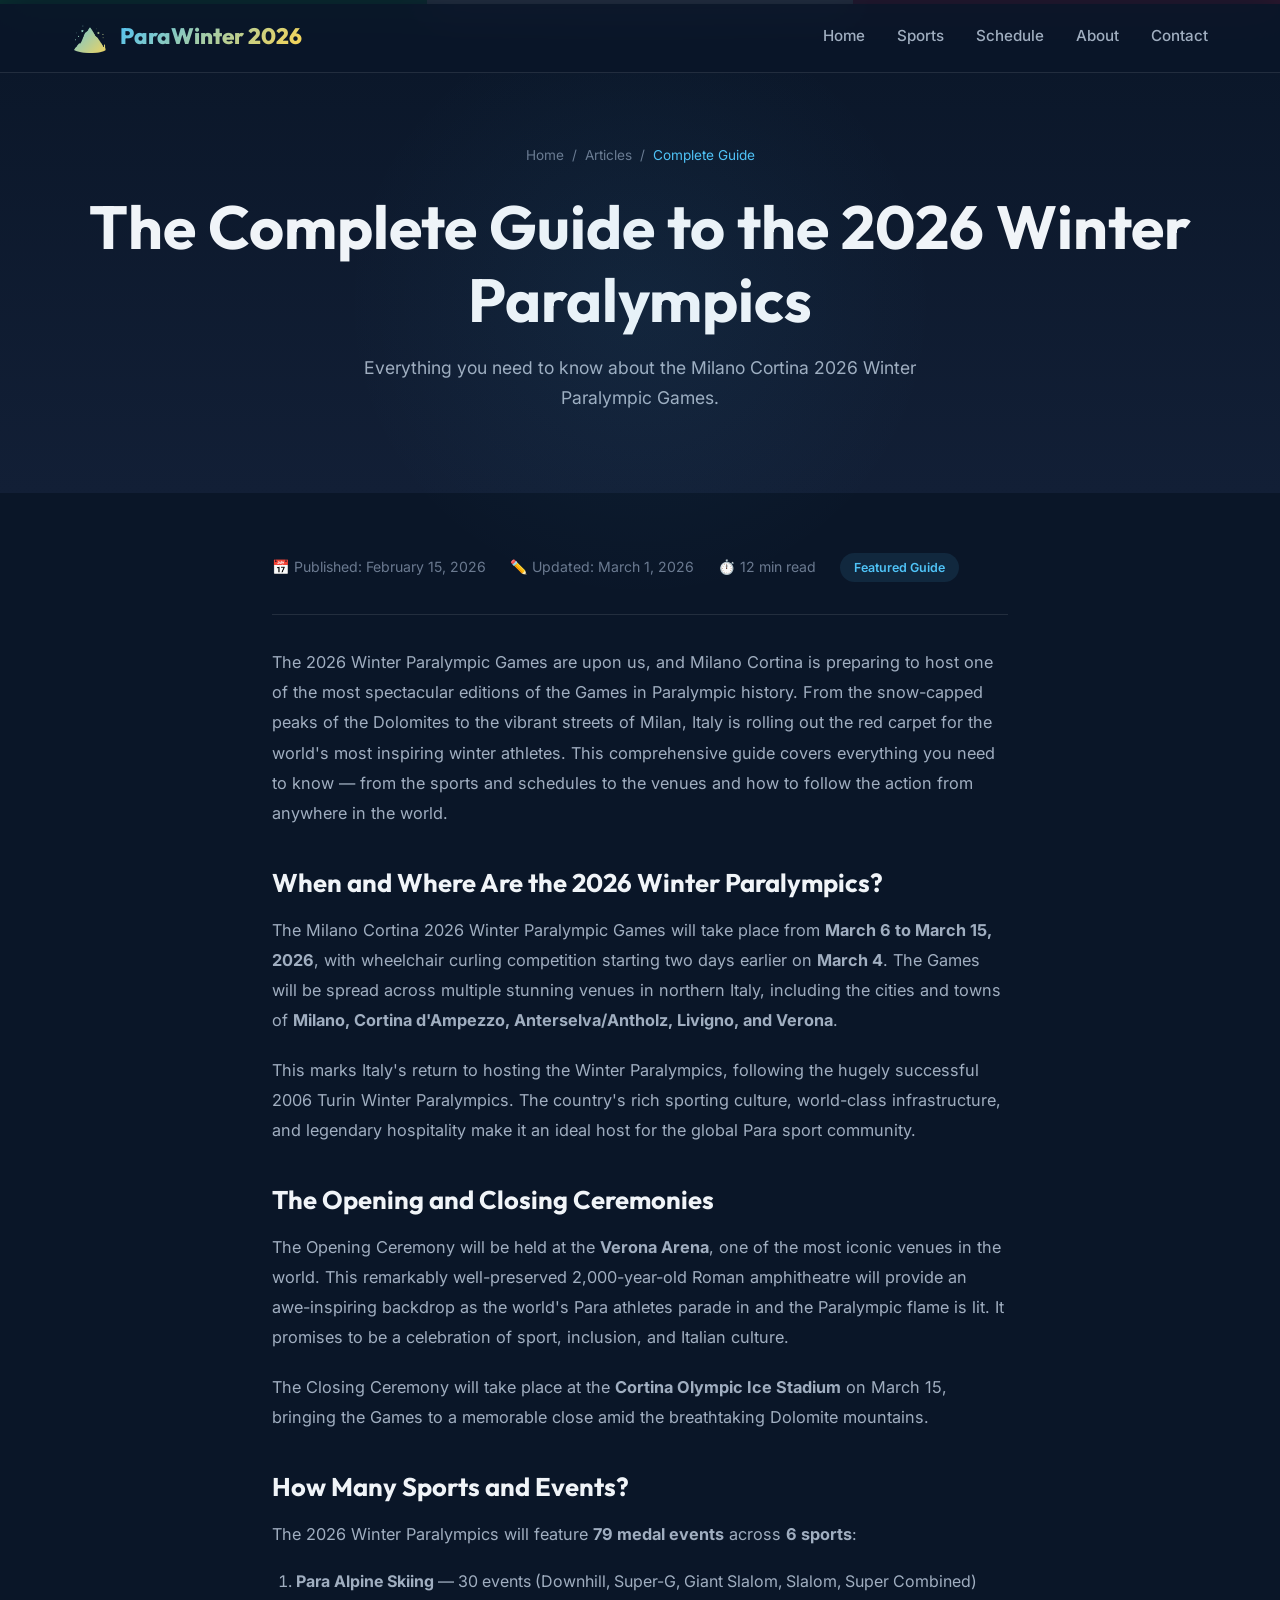
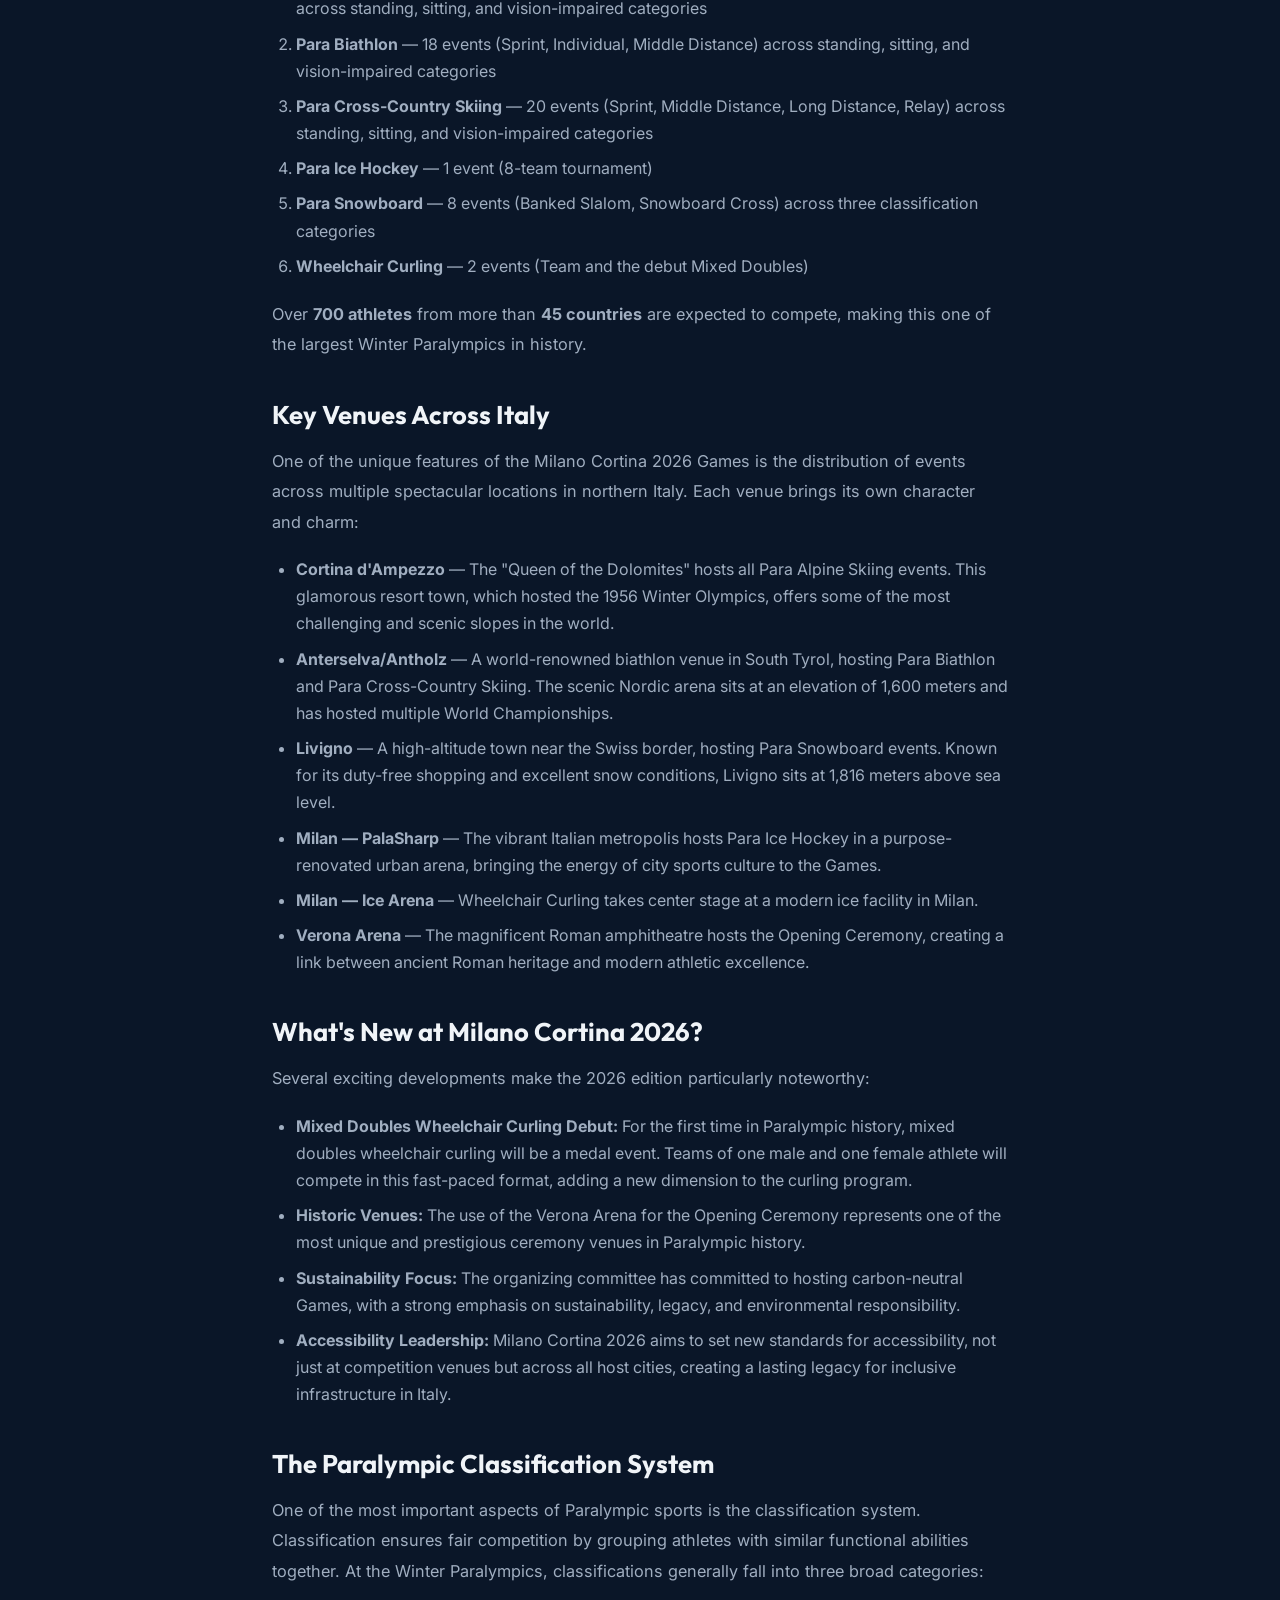
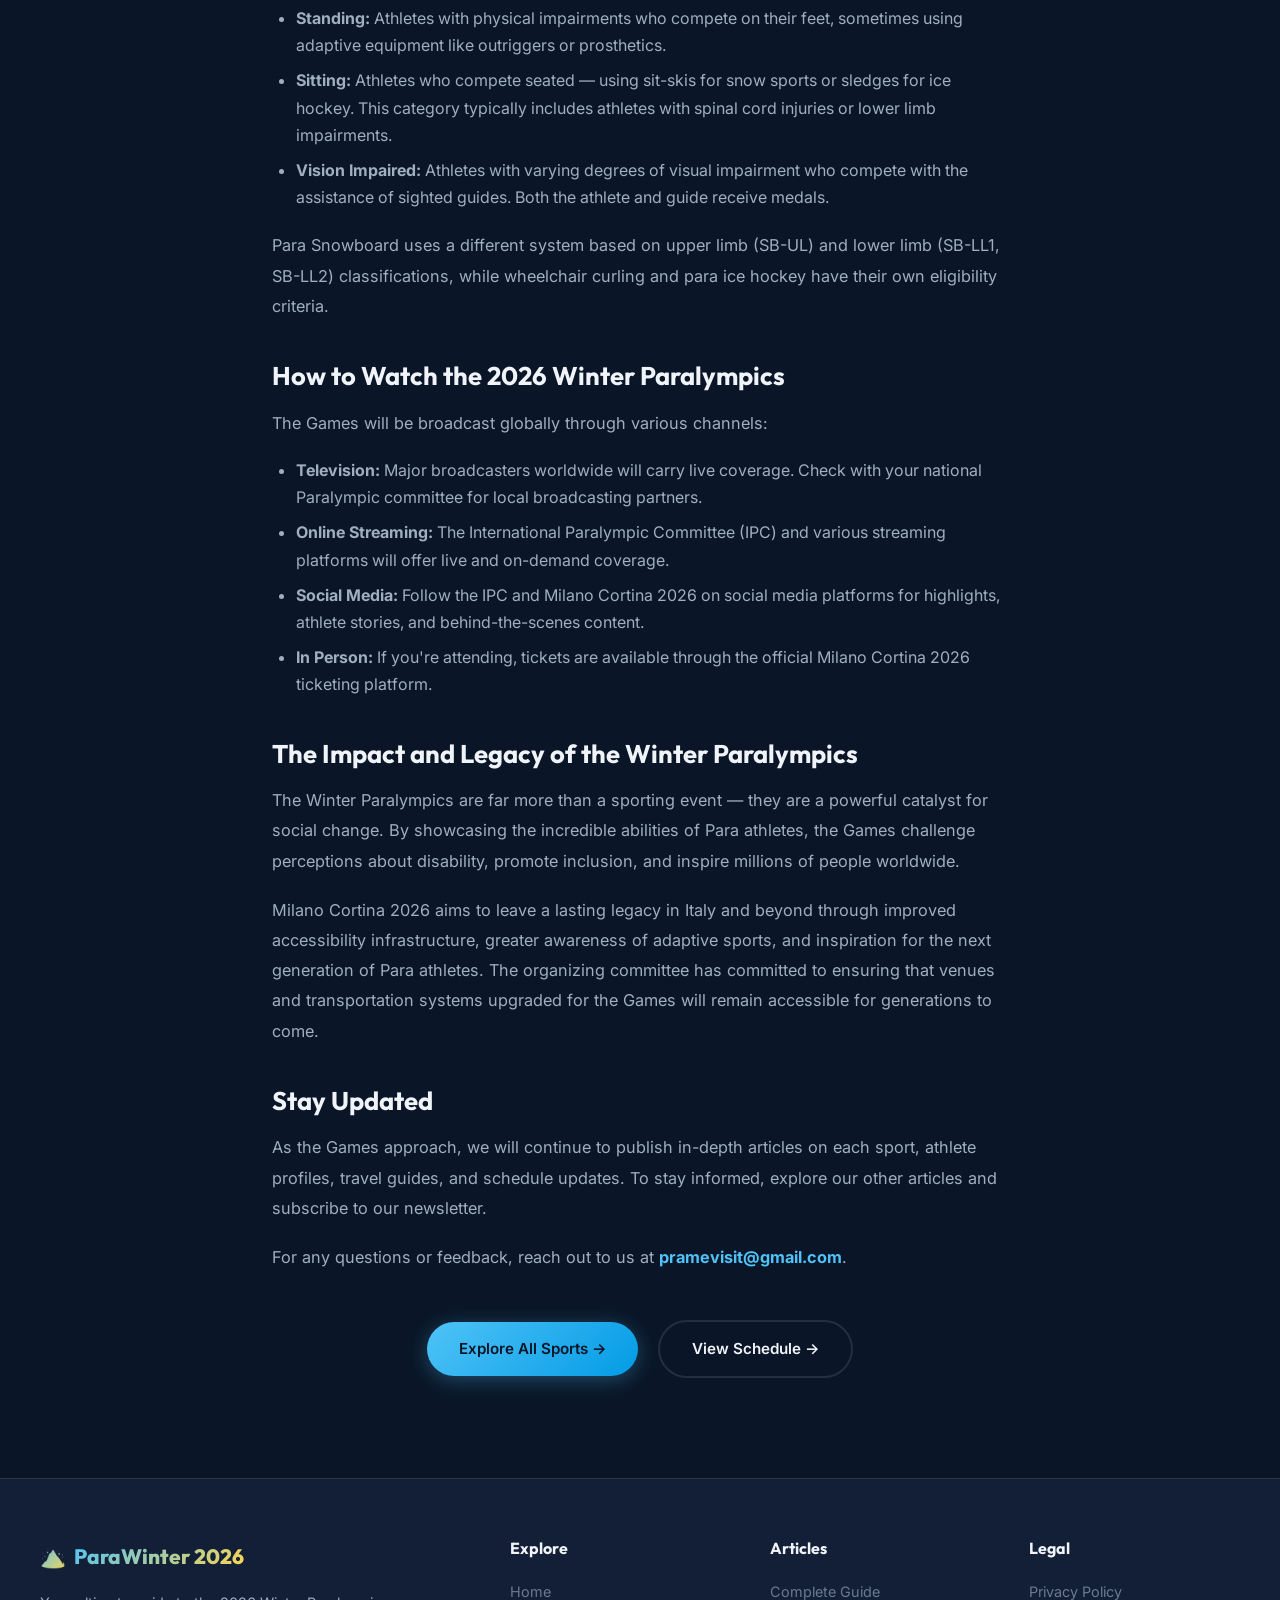
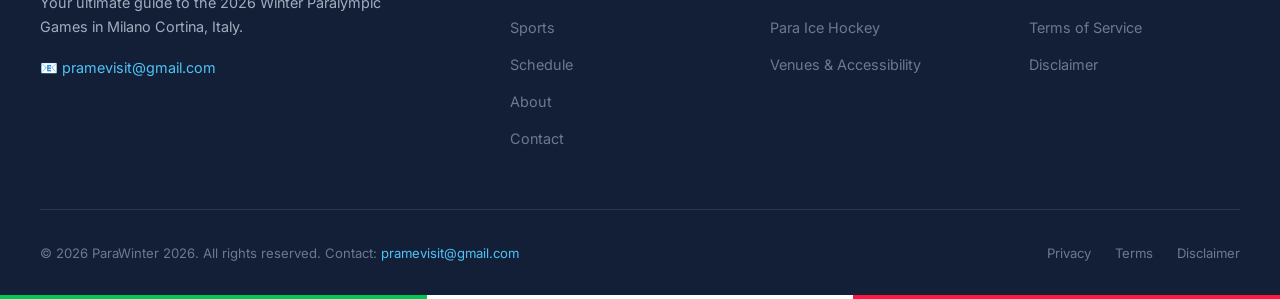
<file: article-complete-guide-2026-winter-paralympics.html>
<!DOCTYPE html>
<html lang="en">

<head>
    <meta charset="UTF-8">
    <meta name="viewport" content="width=device-width, initial-scale=1.0">
    <title>The Complete Guide to the 2026 Winter Paralympics in Milano Cortina | ParaWinter 2026</title>
    <meta name="description"
        content="Everything you need to know about the 2026 Winter Paralympics in Milano Cortina, Italy. Sports, schedules, venues, how to watch, and what makes these Games special.">
    <meta name="keywords"
        content="2026 Winter Paralympics guide, Milano Cortina 2026, Winter Paralympic Games, Paralympic sports, how to watch Paralympics 2026">
    <meta name="robots" content="index, follow">
    <link rel="canonical" href="https://parawinter2026.com/article-complete-guide-2026-winter-paralympics.html">
    <meta property="og:title" content="The Complete Guide to the 2026 Winter Paralympics in Milano Cortina">
    <meta property="og:description" content="Everything you need to know about the 2026 Winter Paralympics.">
    <meta property="og:type" content="article">
    <link rel="stylesheet" href="style.css">

    <!-- Google AdSense -->
    <script async src="https://pagead2.googlesyndication.com/pagead/js/adsbygoogle.js?client=ca-pub-6546957481428602"
        crossorigin="anonymous"></script>

    <script type="application/ld+json">
  {
    "@context": "https://schema.org",
    "@type": "Article",
    "headline": "The Complete Guide to the 2026 Winter Paralympics in Milano Cortina",
    "description": "Everything you need to know about the 2026 Winter Paralympics in Milano Cortina, Italy.",
    "datePublished": "2026-02-15",
    "dateModified": "2026-03-01",
    "author": { "@type": "Organization", "name": "ParaWinter 2026" },
    "publisher": { "@type": "Organization", "name": "ParaWinter 2026", "contactPoint": { "@type": "ContactPoint", "email": "pramevisit@gmail.com" } }
  }
  </script>
</head>

<body>
    <div class="italian-stripe"></div>
    <nav class="navbar" id="navbar">
        <div class="nav-container">
            <a href="index.html" class="nav-logo"><span class="nav-logo-icon">🏔️</span><span>ParaWinter 2026</span></a>
            <div class="nav-links" id="navLinks">
                <a href="index.html">Home</a><a href="sports.html">Sports</a><a href="schedule.html">Schedule</a><a
                    href="about.html">About</a><a href="contact.html">Contact</a>
            </div>
            <button class="hamburger" id="hamburger"
                aria-label="Toggle navigation menu"><span></span><span></span><span></span></button>
        </div>
    </nav>
    <div class="nav-overlay" id="navOverlay"></div>

    <section class="page-hero">
        <div class="breadcrumb"><a href="index.html">Home</a><span>/</span><a
                href="index.html#articles-section">Articles</a><span>/</span><span class="current">Complete Guide</span>
        </div>
        <h1>The Complete Guide to the <span class="highlight">2026 Winter Paralympics</span></h1>
        <p>Everything you need to know about the Milano Cortina 2026 Winter Paralympic Games.</p>
    </section>

    <div class="article-content">
        <div class="article-meta">
            <span class="article-meta-item">📅 Published: February 15, 2026</span>
            <span class="article-meta-item">✏️ Updated: March 1, 2026</span>
            <span class="article-meta-item">⏱️ 12 min read</span>
            <span class="article-tag">Featured Guide</span>
        </div>

        <p>The 2026 Winter Paralympic Games are upon us, and Milano Cortina is preparing to host one of the most
            spectacular editions of the Games in Paralympic history. From the snow-capped peaks of the Dolomites to the
            vibrant streets of Milan, Italy is rolling out the red carpet for the world's most inspiring winter
            athletes. This comprehensive guide covers everything you need to know — from the sports and schedules to the
            venues and how to follow the action from anywhere in the world.</p>

        <h2>When and Where Are the 2026 Winter Paralympics?</h2>
        <p>The Milano Cortina 2026 Winter Paralympic Games will take place from <strong>March 6 to March 15,
                2026</strong>, with wheelchair curling competition starting two days earlier on <strong>March
                4</strong>. The Games will be spread across multiple stunning venues in northern Italy, including the
            cities and towns of <strong>Milano, Cortina d'Ampezzo, Anterselva/Antholz, Livigno, and Verona</strong>.</p>
        <p>This marks Italy's return to hosting the Winter Paralympics, following the hugely successful 2006 Turin
            Winter Paralympics. The country's rich sporting culture, world-class infrastructure, and legendary
            hospitality make it an ideal host for the global Para sport community.</p>

        <h2>The Opening and Closing Ceremonies</h2>
        <p>The Opening Ceremony will be held at the <strong>Verona Arena</strong>, one of the most iconic venues in the
            world. This remarkably well-preserved 2,000-year-old Roman amphitheatre will provide an awe-inspiring
            backdrop as the world's Para athletes parade in and the Paralympic flame is lit. It promises to be a
            celebration of sport, inclusion, and Italian culture.</p>
        <p>The Closing Ceremony will take place at the <strong>Cortina Olympic Ice Stadium</strong> on March 15,
            bringing the Games to a memorable close amid the breathtaking Dolomite mountains.</p>

        <h2>How Many Sports and Events?</h2>
        <p>The 2026 Winter Paralympics will feature <strong>79 medal events</strong> across <strong>6 sports</strong>:
        </p>
        <ol>
            <li><strong>Para Alpine Skiing</strong> — 30 events (Downhill, Super-G, Giant Slalom, Slalom, Super
                Combined) across standing, sitting, and vision-impaired categories</li>
            <li><strong>Para Biathlon</strong> — 18 events (Sprint, Individual, Middle Distance) across standing,
                sitting, and vision-impaired categories</li>
            <li><strong>Para Cross-Country Skiing</strong> — 20 events (Sprint, Middle Distance, Long Distance, Relay)
                across standing, sitting, and vision-impaired categories</li>
            <li><strong>Para Ice Hockey</strong> — 1 event (8-team tournament)</li>
            <li><strong>Para Snowboard</strong> — 8 events (Banked Slalom, Snowboard Cross) across three classification
                categories</li>
            <li><strong>Wheelchair Curling</strong> — 2 events (Team and the debut Mixed Doubles)</li>
        </ol>
        <p>Over <strong>700 athletes</strong> from more than <strong>45 countries</strong> are expected to compete,
            making this one of the largest Winter Paralympics in history.</p>

        <h2>Key Venues Across Italy</h2>
        <p>One of the unique features of the Milano Cortina 2026 Games is the distribution of events across multiple
            spectacular locations in northern Italy. Each venue brings its own character and charm:</p>
        <ul>
            <li><strong>Cortina d'Ampezzo</strong> — The "Queen of the Dolomites" hosts all Para Alpine Skiing events.
                This glamorous resort town, which hosted the 1956 Winter Olympics, offers some of the most challenging
                and scenic slopes in the world.</li>
            <li><strong>Anterselva/Antholz</strong> — A world-renowned biathlon venue in South Tyrol, hosting Para
                Biathlon and Para Cross-Country Skiing. The scenic Nordic arena sits at an elevation of 1,600 meters and
                has hosted multiple World Championships.</li>
            <li><strong>Livigno</strong> — A high-altitude town near the Swiss border, hosting Para Snowboard events.
                Known for its duty-free shopping and excellent snow conditions, Livigno sits at 1,816 meters above sea
                level.</li>
            <li><strong>Milan — PalaSharp</strong> — The vibrant Italian metropolis hosts Para Ice Hockey in a
                purpose-renovated urban arena, bringing the energy of city sports culture to the Games.</li>
            <li><strong>Milan — Ice Arena</strong> — Wheelchair Curling takes center stage at a modern ice facility in
                Milan.</li>
            <li><strong>Verona Arena</strong> — The magnificent Roman amphitheatre hosts the Opening Ceremony, creating
                a link between ancient Roman heritage and modern athletic excellence.</li>
        </ul>

        <h2>What's New at Milano Cortina 2026?</h2>
        <p>Several exciting developments make the 2026 edition particularly noteworthy:</p>
        <ul>
            <li><strong>Mixed Doubles Wheelchair Curling Debut:</strong> For the first time in Paralympic history, mixed
                doubles wheelchair curling will be a medal event. Teams of one male and one female athlete will compete
                in this fast-paced format, adding a new dimension to the curling program.</li>
            <li><strong>Historic Venues:</strong> The use of the Verona Arena for the Opening Ceremony represents one of
                the most unique and prestigious ceremony venues in Paralympic history.</li>
            <li><strong>Sustainability Focus:</strong> The organizing committee has committed to hosting carbon-neutral
                Games, with a strong emphasis on sustainability, legacy, and environmental responsibility.</li>
            <li><strong>Accessibility Leadership:</strong> Milano Cortina 2026 aims to set new standards for
                accessibility, not just at competition venues but across all host cities, creating a lasting legacy for
                inclusive infrastructure in Italy.</li>
        </ul>

        <h2>The Paralympic Classification System</h2>
        <p>One of the most important aspects of Paralympic sports is the classification system. Classification ensures
            fair competition by grouping athletes with similar functional abilities together. At the Winter Paralympics,
            classifications generally fall into three broad categories:</p>
        <ul>
            <li><strong>Standing:</strong> Athletes with physical impairments who compete on their feet, sometimes using
                adaptive equipment like outriggers or prosthetics.</li>
            <li><strong>Sitting:</strong> Athletes who compete seated — using sit-skis for snow sports or sledges for
                ice hockey. This category typically includes athletes with spinal cord injuries or lower limb
                impairments.</li>
            <li><strong>Vision Impaired:</strong> Athletes with varying degrees of visual impairment who compete with
                the assistance of sighted guides. Both the athlete and guide receive medals.</li>
        </ul>
        <p>Para Snowboard uses a different system based on upper limb (SB-UL) and lower limb (SB-LL1, SB-LL2)
            classifications, while wheelchair curling and para ice hockey have their own eligibility criteria.</p>

        <h2>How to Watch the 2026 Winter Paralympics</h2>
        <p>The Games will be broadcast globally through various channels:</p>
        <ul>
            <li><strong>Television:</strong> Major broadcasters worldwide will carry live coverage. Check with your
                national Paralympic committee for local broadcasting partners.</li>
            <li><strong>Online Streaming:</strong> The International Paralympic Committee (IPC) and various streaming
                platforms will offer live and on-demand coverage.</li>
            <li><strong>Social Media:</strong> Follow the IPC and Milano Cortina 2026 on social media platforms for
                highlights, athlete stories, and behind-the-scenes content.</li>
            <li><strong>In Person:</strong> If you're attending, tickets are available through the official Milano
                Cortina 2026 ticketing platform.</li>
        </ul>

        <h2>The Impact and Legacy of the Winter Paralympics</h2>
        <p>The Winter Paralympics are far more than a sporting event — they are a powerful catalyst for social change.
            By showcasing the incredible abilities of Para athletes, the Games challenge perceptions about disability,
            promote inclusion, and inspire millions of people worldwide.</p>
        <p>Milano Cortina 2026 aims to leave a lasting legacy in Italy and beyond through improved accessibility
            infrastructure, greater awareness of adaptive sports, and inspiration for the next generation of Para
            athletes. The organizing committee has committed to ensuring that venues and transportation systems upgraded
            for the Games will remain accessible for generations to come.</p>

        <h2>Stay Updated</h2>
        <p>As the Games approach, we will continue to publish in-depth articles on each sport, athlete profiles, travel
            guides, and schedule updates. To stay informed, explore our other articles and subscribe to our newsletter.
        </p>
        <p>For any questions or feedback, reach out to us at <a
                href="mailto:pramevisit@gmail.com"><strong>pramevisit@gmail.com</strong></a>.</p>

        <div style="margin-top:3rem; text-align:center;">
            <a href="sports.html" class="btn btn-primary">Explore All Sports →</a>
            <a href="schedule.html" class="btn btn-outline" style="margin-left:1rem;">View Schedule →</a>
        </div>
    </div>

    <footer class="footer">
        <div class="footer-grid">
            <div class="footer-brand">
                <div class="footer-logo"><span>🏔️</span> <span>ParaWinter 2026</span></div>
                <p>Your ultimate guide to the 2026 Winter Paralympic Games in Milano Cortina, Italy.</p>
                <p style="margin-top:1rem;">📧 <a href="mailto:pramevisit@gmail.com">pramevisit@gmail.com</a></p>
            </div>
            <div class="footer-column">
                <h4>Explore</h4>
                <ul>
                    <li><a href="index.html">Home</a></li>
                    <li><a href="sports.html">Sports</a></li>
                    <li><a href="schedule.html">Schedule</a></li>
                    <li><a href="about.html">About</a></li>
                    <li><a href="contact.html">Contact</a></li>
                </ul>
            </div>
            <div class="footer-column">
                <h4>Articles</h4>
                <ul>
                    <li><a href="article-complete-guide-2026-winter-paralympics.html">Complete Guide</a></li>
                    <li><a href="article-para-ice-hockey-guide.html">Para Ice Hockey</a></li>
                    <li><a href="article-accessibility-venues.html">Venues & Accessibility</a></li>
                </ul>
            </div>
            <div class="footer-column">
                <h4>Legal</h4>
                <ul>
                    <li><a href="privacy-policy.html">Privacy Policy</a></li>
                    <li><a href="terms.html">Terms of Service</a></li>
                    <li><a href="disclaimer.html">Disclaimer</a></li>
                </ul>
            </div>
        </div>
        <div class="footer-bottom">
            <p>&copy; 2026 ParaWinter 2026. All rights reserved. Contact: <a
                    href="mailto:pramevisit@gmail.com">pramevisit@gmail.com</a></p>
            <div class="footer-bottom-links"><a href="privacy-policy.html">Privacy</a><a href="terms.html">Terms</a><a
                    href="disclaimer.html">Disclaimer</a></div>
        </div>
    </footer>
    <div class="italian-stripe"></div>
    <button class="back-to-top" id="backToTop" aria-label="Back to top">↑</button>
    <script src="script.js"></script>
</body>

</html>
</file>
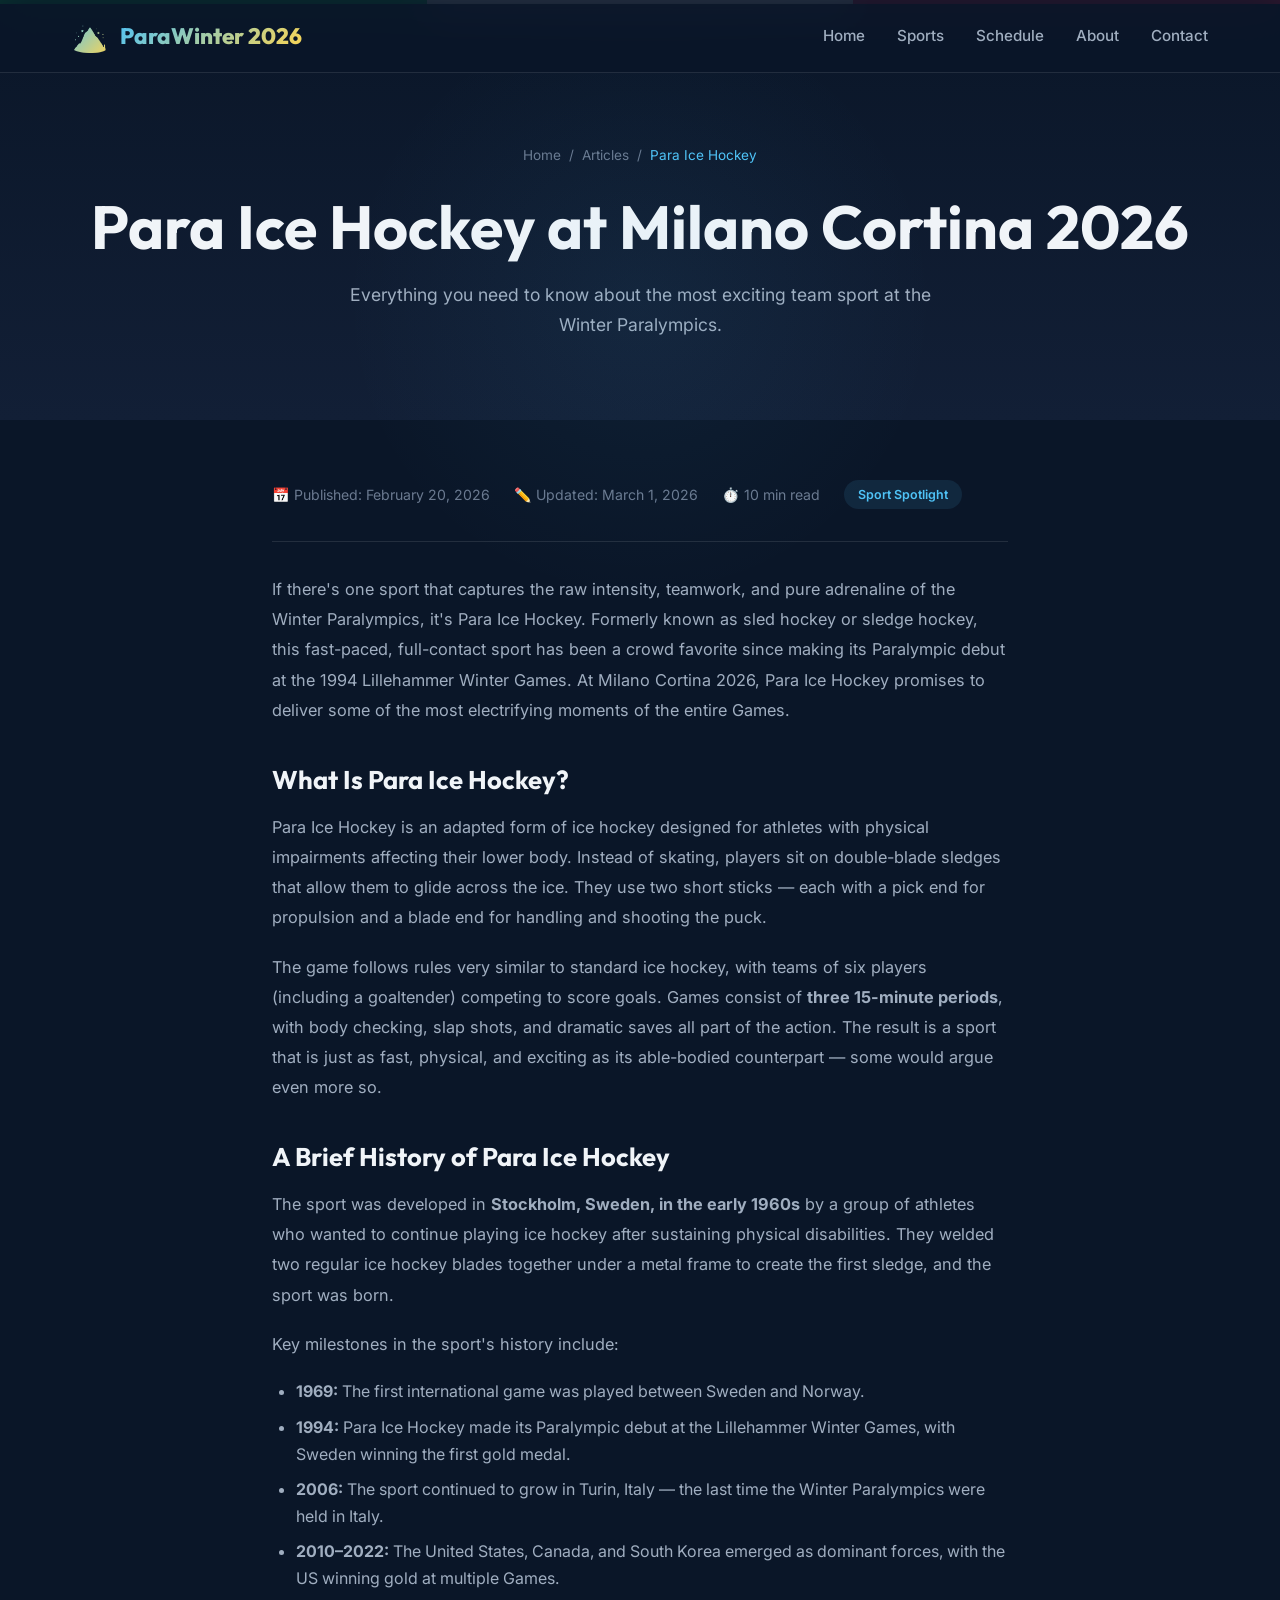
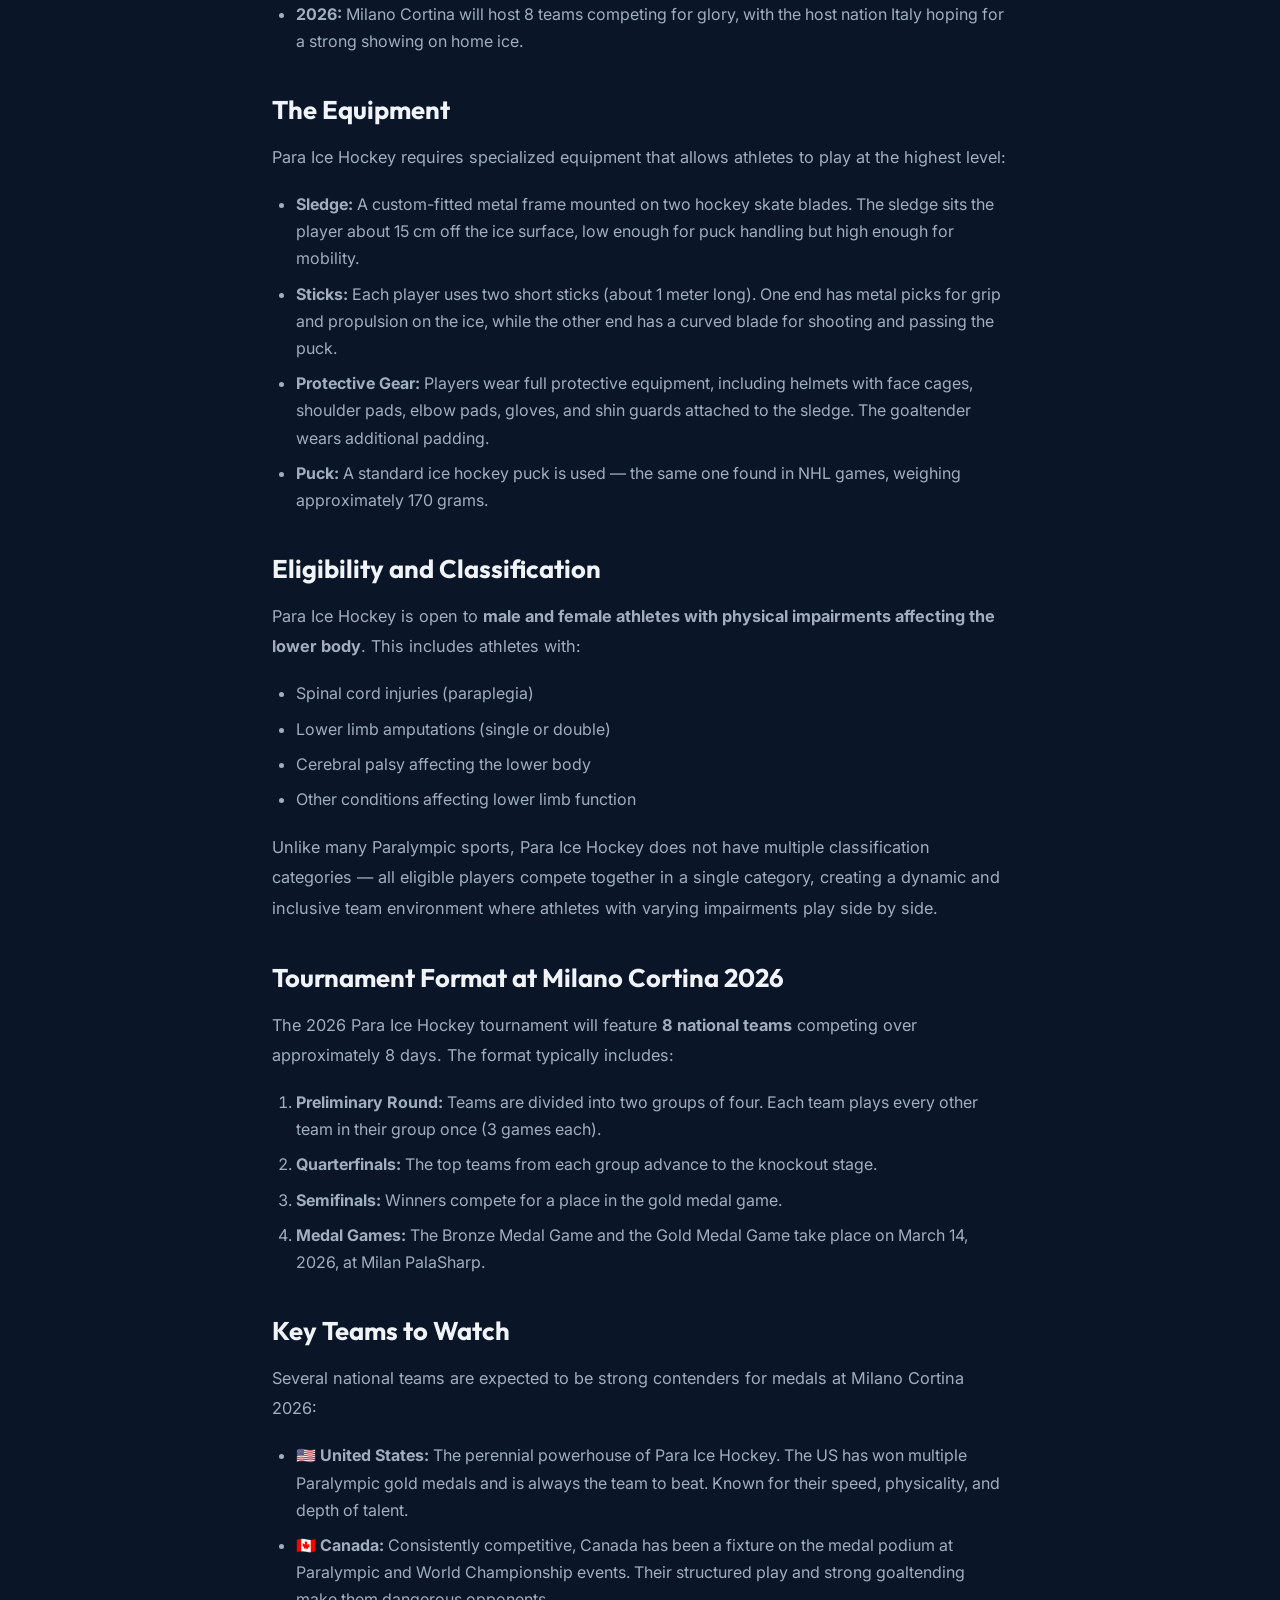
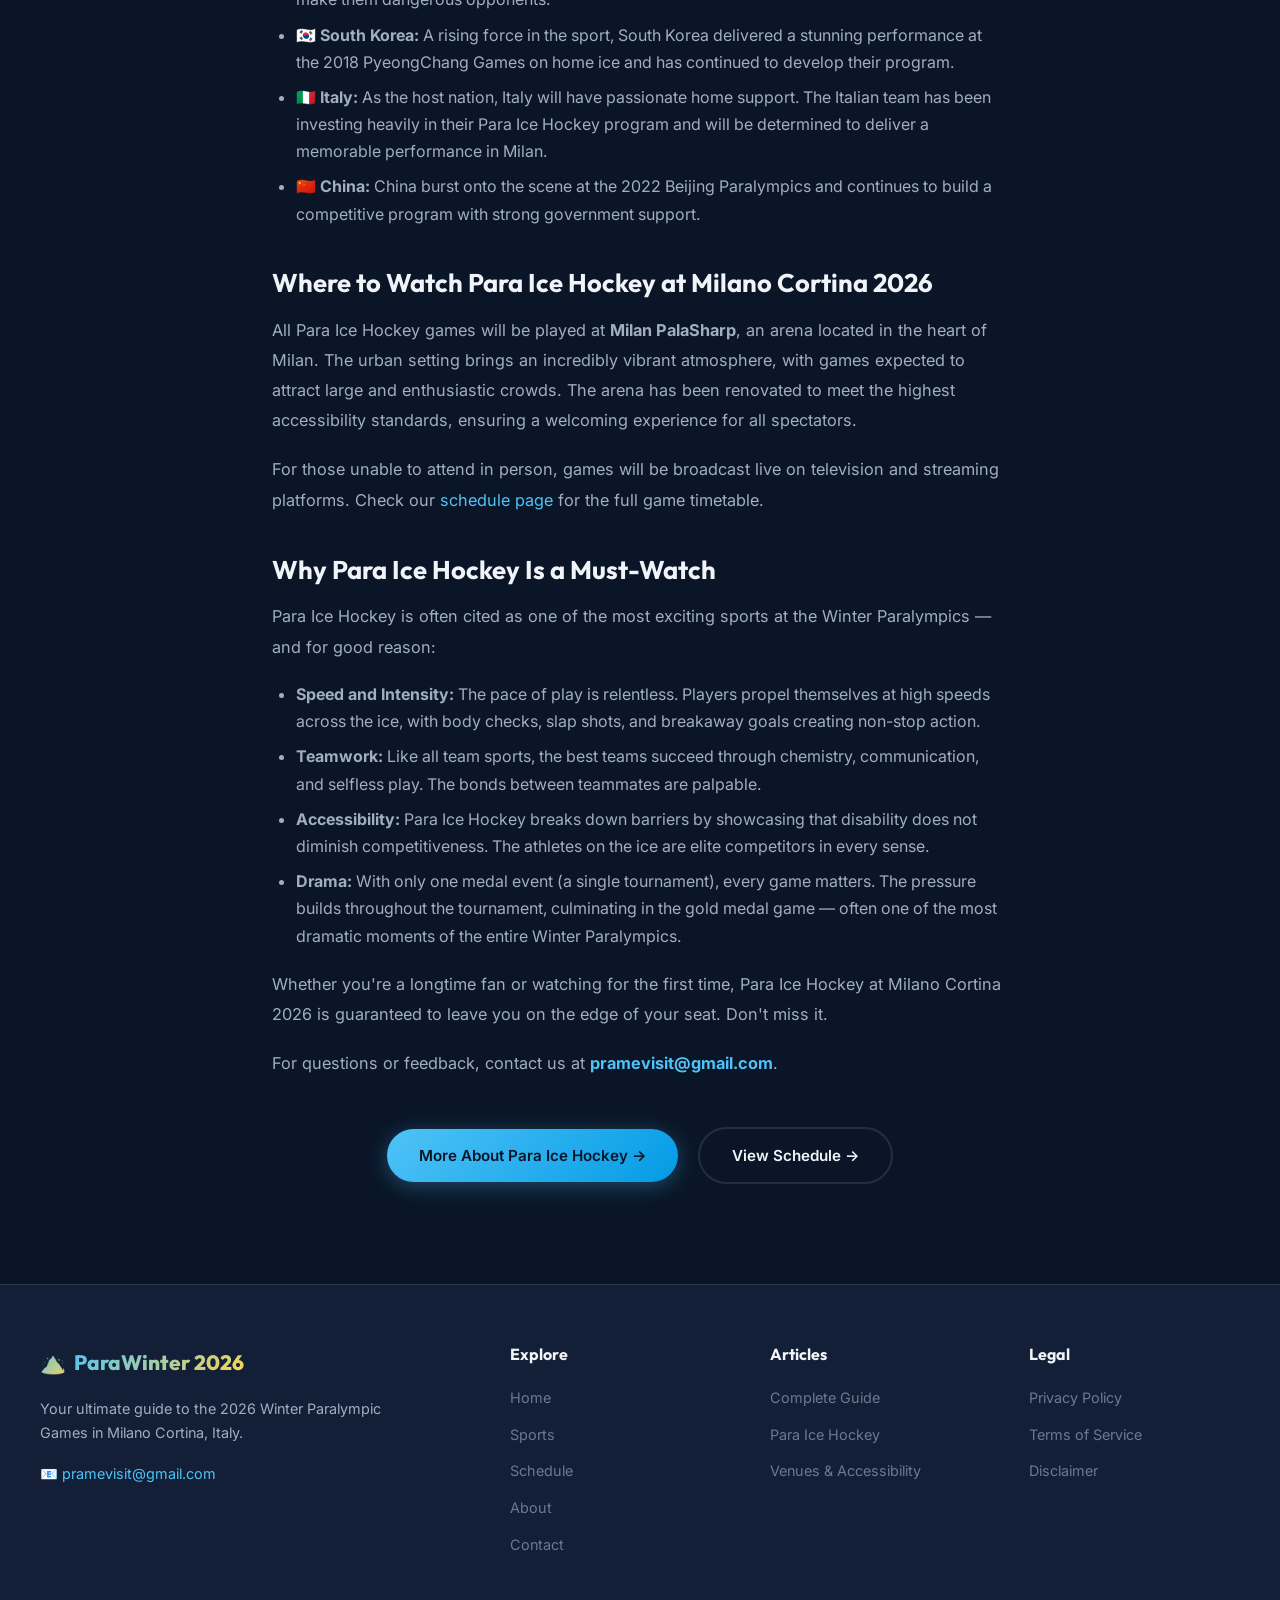
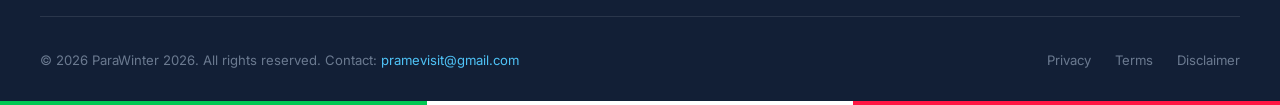
<file: article-para-ice-hockey-guide.html>
<!DOCTYPE html>
<html lang="en">

<head>
    <meta charset="UTF-8">
    <meta name="viewport" content="width=device-width, initial-scale=1.0">
    <title>Para Ice Hockey at Milano Cortina 2026: Everything You Need to Know | ParaWinter 2026</title>
    <meta name="description"
        content="A deep dive into Para Ice Hockey at the 2026 Winter Paralympics. Learn about the rules, teams, history, equipment, and what to expect at Milano Cortina 2026.">
    <meta name="keywords"
        content="Para Ice Hockey 2026, sled hockey Milano Cortina, Paralympic Ice Hockey rules, Para Ice Hockey teams, sledge hockey 2026">
    <meta name="robots" content="index, follow">
    <link rel="canonical" href="https://parawinter2026.com/article-para-ice-hockey-guide.html">
    <meta property="og:title" content="Para Ice Hockey at Milano Cortina 2026">
    <meta property="og:description"
        content="Everything you need to know about Para Ice Hockey at the 2026 Winter Paralympics.">
    <meta property="og:type" content="article">
    <link rel="stylesheet" href="style.css">

    <!-- Google AdSense -->
    <script async src="https://pagead2.googlesyndication.com/pagead/js/adsbygoogle.js?client=ca-pub-6546957481428602"
        crossorigin="anonymous"></script>

    <script type="application/ld+json">
  {
    "@context": "https://schema.org",
    "@type": "Article",
    "headline": "Para Ice Hockey at Milano Cortina 2026: Everything You Need to Know",
    "description": "A comprehensive guide to Para Ice Hockey at the 2026 Winter Paralympics.",
    "datePublished": "2026-02-20",
    "dateModified": "2026-03-01",
    "author": { "@type": "Organization", "name": "ParaWinter 2026" },
    "publisher": { "@type": "Organization", "name": "ParaWinter 2026", "contactPoint": { "@type": "ContactPoint", "email": "pramevisit@gmail.com" } }
  }
  </script>
</head>

<body>
    <div class="italian-stripe"></div>
    <nav class="navbar" id="navbar">
        <div class="nav-container">
            <a href="index.html" class="nav-logo"><span class="nav-logo-icon">🏔️</span><span>ParaWinter 2026</span></a>
            <div class="nav-links" id="navLinks">
                <a href="index.html">Home</a><a href="sports.html">Sports</a><a href="schedule.html">Schedule</a><a
                    href="about.html">About</a><a href="contact.html">Contact</a>
            </div>
            <button class="hamburger" id="hamburger"
                aria-label="Toggle navigation menu"><span></span><span></span><span></span></button>
        </div>
    </nav>
    <div class="nav-overlay" id="navOverlay"></div>

    <section class="page-hero">
        <div class="breadcrumb"><a href="index.html">Home</a><span>/</span><a
                href="index.html#articles-section">Articles</a><span>/</span><span class="current">Para Ice
                Hockey</span></div>
        <h1>Para Ice Hockey at <span class="highlight">Milano Cortina 2026</span></h1>
        <p>Everything you need to know about the most exciting team sport at the Winter Paralympics.</p>
    </section>

    <div class="article-content">
        <div class="article-meta">
            <span class="article-meta-item">📅 Published: February 20, 2026</span>
            <span class="article-meta-item">✏️ Updated: March 1, 2026</span>
            <span class="article-meta-item">⏱️ 10 min read</span>
            <span class="article-tag">Sport Spotlight</span>
        </div>

        <p>If there's one sport that captures the raw intensity, teamwork, and pure adrenaline of the Winter
            Paralympics, it's Para Ice Hockey. Formerly known as sled hockey or sledge hockey, this fast-paced,
            full-contact sport has been a crowd favorite since making its Paralympic debut at the 1994 Lillehammer
            Winter Games. At Milano Cortina 2026, Para Ice Hockey promises to deliver some of the most electrifying
            moments of the entire Games.</p>

        <h2>What Is Para Ice Hockey?</h2>
        <p>Para Ice Hockey is an adapted form of ice hockey designed for athletes with physical impairments affecting
            their lower body. Instead of skating, players sit on double-blade sledges that allow them to glide across
            the ice. They use two short sticks — each with a pick end for propulsion and a blade end for handling and
            shooting the puck.</p>
        <p>The game follows rules very similar to standard ice hockey, with teams of six players (including a
            goaltender) competing to score goals. Games consist of <strong>three 15-minute periods</strong>, with body
            checking, slap shots, and dramatic saves all part of the action. The result is a sport that is just as fast,
            physical, and exciting as its able-bodied counterpart — some would argue even more so.</p>

        <h2>A Brief History of Para Ice Hockey</h2>
        <p>The sport was developed in <strong>Stockholm, Sweden, in the early 1960s</strong> by a group of athletes who
            wanted to continue playing ice hockey after sustaining physical disabilities. They welded two regular ice
            hockey blades together under a metal frame to create the first sledge, and the sport was born.</p>
        <p>Key milestones in the sport's history include:</p>
        <ul>
            <li><strong>1969:</strong> The first international game was played between Sweden and Norway.</li>
            <li><strong>1994:</strong> Para Ice Hockey made its Paralympic debut at the Lillehammer Winter Games, with
                Sweden winning the first gold medal.</li>
            <li><strong>2006:</strong> The sport continued to grow in Turin, Italy — the last time the Winter
                Paralympics were held in Italy.</li>
            <li><strong>2010–2022:</strong> The United States, Canada, and South Korea emerged as dominant forces, with
                the US winning gold at multiple Games.</li>
            <li><strong>2026:</strong> Milano Cortina will host 8 teams competing for glory, with the host nation Italy
                hoping for a strong showing on home ice.</li>
        </ul>

        <h2>The Equipment</h2>
        <p>Para Ice Hockey requires specialized equipment that allows athletes to play at the highest level:</p>
        <ul>
            <li><strong>Sledge:</strong> A custom-fitted metal frame mounted on two hockey skate blades. The sledge sits
                the player about 15 cm off the ice surface, low enough for puck handling but high enough for mobility.
            </li>
            <li><strong>Sticks:</strong> Each player uses two short sticks (about 1 meter long). One end has metal picks
                for grip and propulsion on the ice, while the other end has a curved blade for shooting and passing the
                puck.</li>
            <li><strong>Protective Gear:</strong> Players wear full protective equipment, including helmets with face
                cages, shoulder pads, elbow pads, gloves, and shin guards attached to the sledge. The goaltender wears
                additional padding.</li>
            <li><strong>Puck:</strong> A standard ice hockey puck is used — the same one found in NHL games, weighing
                approximately 170 grams.</li>
        </ul>

        <h2>Eligibility and Classification</h2>
        <p>Para Ice Hockey is open to <strong>male and female athletes with physical impairments affecting the lower
                body</strong>. This includes athletes with:</p>
        <ul>
            <li>Spinal cord injuries (paraplegia)</li>
            <li>Lower limb amputations (single or double)</li>
            <li>Cerebral palsy affecting the lower body</li>
            <li>Other conditions affecting lower limb function</li>
        </ul>
        <p>Unlike many Paralympic sports, Para Ice Hockey does not have multiple classification categories — all
            eligible players compete together in a single category, creating a dynamic and inclusive team environment
            where athletes with varying impairments play side by side.</p>

        <h2>Tournament Format at Milano Cortina 2026</h2>
        <p>The 2026 Para Ice Hockey tournament will feature <strong>8 national teams</strong> competing over
            approximately 8 days. The format typically includes:</p>
        <ol>
            <li><strong>Preliminary Round:</strong> Teams are divided into two groups of four. Each team plays every
                other team in their group once (3 games each).</li>
            <li><strong>Quarterfinals:</strong> The top teams from each group advance to the knockout stage.</li>
            <li><strong>Semifinals:</strong> Winners compete for a place in the gold medal game.</li>
            <li><strong>Medal Games:</strong> The Bronze Medal Game and the Gold Medal Game take place on March 14,
                2026, at Milan PalaSharp.</li>
        </ol>

        <h2>Key Teams to Watch</h2>
        <p>Several national teams are expected to be strong contenders for medals at Milano Cortina 2026:</p>
        <ul>
            <li><strong>🇺🇸 United States:</strong> The perennial powerhouse of Para Ice Hockey. The US has won
                multiple Paralympic gold medals and is always the team to beat. Known for their speed, physicality, and
                depth of talent.</li>
            <li><strong>🇨🇦 Canada:</strong> Consistently competitive, Canada has been a fixture on the medal podium at
                Paralympic and World Championship events. Their structured play and strong goaltending make them
                dangerous opponents.</li>
            <li><strong>🇰🇷 South Korea:</strong> A rising force in the sport, South Korea delivered a stunning
                performance at the 2018 PyeongChang Games on home ice and has continued to develop their program.</li>
            <li><strong>🇮🇹 Italy:</strong> As the host nation, Italy will have passionate home support. The Italian
                team has been investing heavily in their Para Ice Hockey program and will be determined to deliver a
                memorable performance in Milan.</li>
            <li><strong>🇨🇳 China:</strong> China burst onto the scene at the 2022 Beijing Paralympics and continues to
                build a competitive program with strong government support.</li>
        </ul>

        <h2>Where to Watch Para Ice Hockey at Milano Cortina 2026</h2>
        <p>All Para Ice Hockey games will be played at <strong>Milan PalaSharp</strong>, an arena located in the heart
            of Milan. The urban setting brings an incredibly vibrant atmosphere, with games expected to attract large
            and enthusiastic crowds. The arena has been renovated to meet the highest accessibility standards, ensuring
            a welcoming experience for all spectators.</p>
        <p>For those unable to attend in person, games will be broadcast live on television and streaming platforms.
            Check our <a href="schedule.html">schedule page</a> for the full game timetable.</p>

        <h2>Why Para Ice Hockey Is a Must-Watch</h2>
        <p>Para Ice Hockey is often cited as one of the most exciting sports at the Winter Paralympics — and for good
            reason:</p>
        <ul>
            <li><strong>Speed and Intensity:</strong> The pace of play is relentless. Players propel themselves at high
                speeds across the ice, with body checks, slap shots, and breakaway goals creating non-stop action.</li>
            <li><strong>Teamwork:</strong> Like all team sports, the best teams succeed through chemistry,
                communication, and selfless play. The bonds between teammates are palpable.</li>
            <li><strong>Accessibility:</strong> Para Ice Hockey breaks down barriers by showcasing that disability does
                not diminish competitiveness. The athletes on the ice are elite competitors in every sense.</li>
            <li><strong>Drama:</strong> With only one medal event (a single tournament), every game matters. The
                pressure builds throughout the tournament, culminating in the gold medal game — often one of the most
                dramatic moments of the entire Winter Paralympics.</li>
        </ul>

        <p>Whether you're a longtime fan or watching for the first time, Para Ice Hockey at Milano Cortina 2026 is
            guaranteed to leave you on the edge of your seat. Don't miss it.</p>

        <p>For questions or feedback, contact us at <a
                href="mailto:pramevisit@gmail.com"><strong>pramevisit@gmail.com</strong></a>.</p>

        <div style="margin-top:3rem; text-align:center;">
            <a href="sports.html#ice-hockey" class="btn btn-primary">More About Para Ice Hockey →</a>
            <a href="schedule.html" class="btn btn-outline" style="margin-left:1rem;">View Schedule →</a>
        </div>
    </div>

    <footer class="footer">
        <div class="footer-grid">
            <div class="footer-brand">
                <div class="footer-logo"><span>🏔️</span> <span>ParaWinter 2026</span></div>
                <p>Your ultimate guide to the 2026 Winter Paralympic Games in Milano Cortina, Italy.</p>
                <p style="margin-top:1rem;">📧 <a href="mailto:pramevisit@gmail.com">pramevisit@gmail.com</a></p>
            </div>
            <div class="footer-column">
                <h4>Explore</h4>
                <ul>
                    <li><a href="index.html">Home</a></li>
                    <li><a href="sports.html">Sports</a></li>
                    <li><a href="schedule.html">Schedule</a></li>
                    <li><a href="about.html">About</a></li>
                    <li><a href="contact.html">Contact</a></li>
                </ul>
            </div>
            <div class="footer-column">
                <h4>Articles</h4>
                <ul>
                    <li><a href="article-complete-guide-2026-winter-paralympics.html">Complete Guide</a></li>
                    <li><a href="article-para-ice-hockey-guide.html">Para Ice Hockey</a></li>
                    <li><a href="article-accessibility-venues.html">Venues & Accessibility</a></li>
                </ul>
            </div>
            <div class="footer-column">
                <h4>Legal</h4>
                <ul>
                    <li><a href="privacy-policy.html">Privacy Policy</a></li>
                    <li><a href="terms.html">Terms of Service</a></li>
                    <li><a href="disclaimer.html">Disclaimer</a></li>
                </ul>
            </div>
        </div>
        <div class="footer-bottom">
            <p>&copy; 2026 ParaWinter 2026. All rights reserved. Contact: <a
                    href="mailto:pramevisit@gmail.com">pramevisit@gmail.com</a></p>
            <div class="footer-bottom-links"><a href="privacy-policy.html">Privacy</a><a href="terms.html">Terms</a><a
                    href="disclaimer.html">Disclaimer</a></div>
        </div>
    </footer>
    <div class="italian-stripe"></div>
    <button class="back-to-top" id="backToTop" aria-label="Back to top">↑</button>
    <script src="script.js"></script>
</body>

</html>
</file>
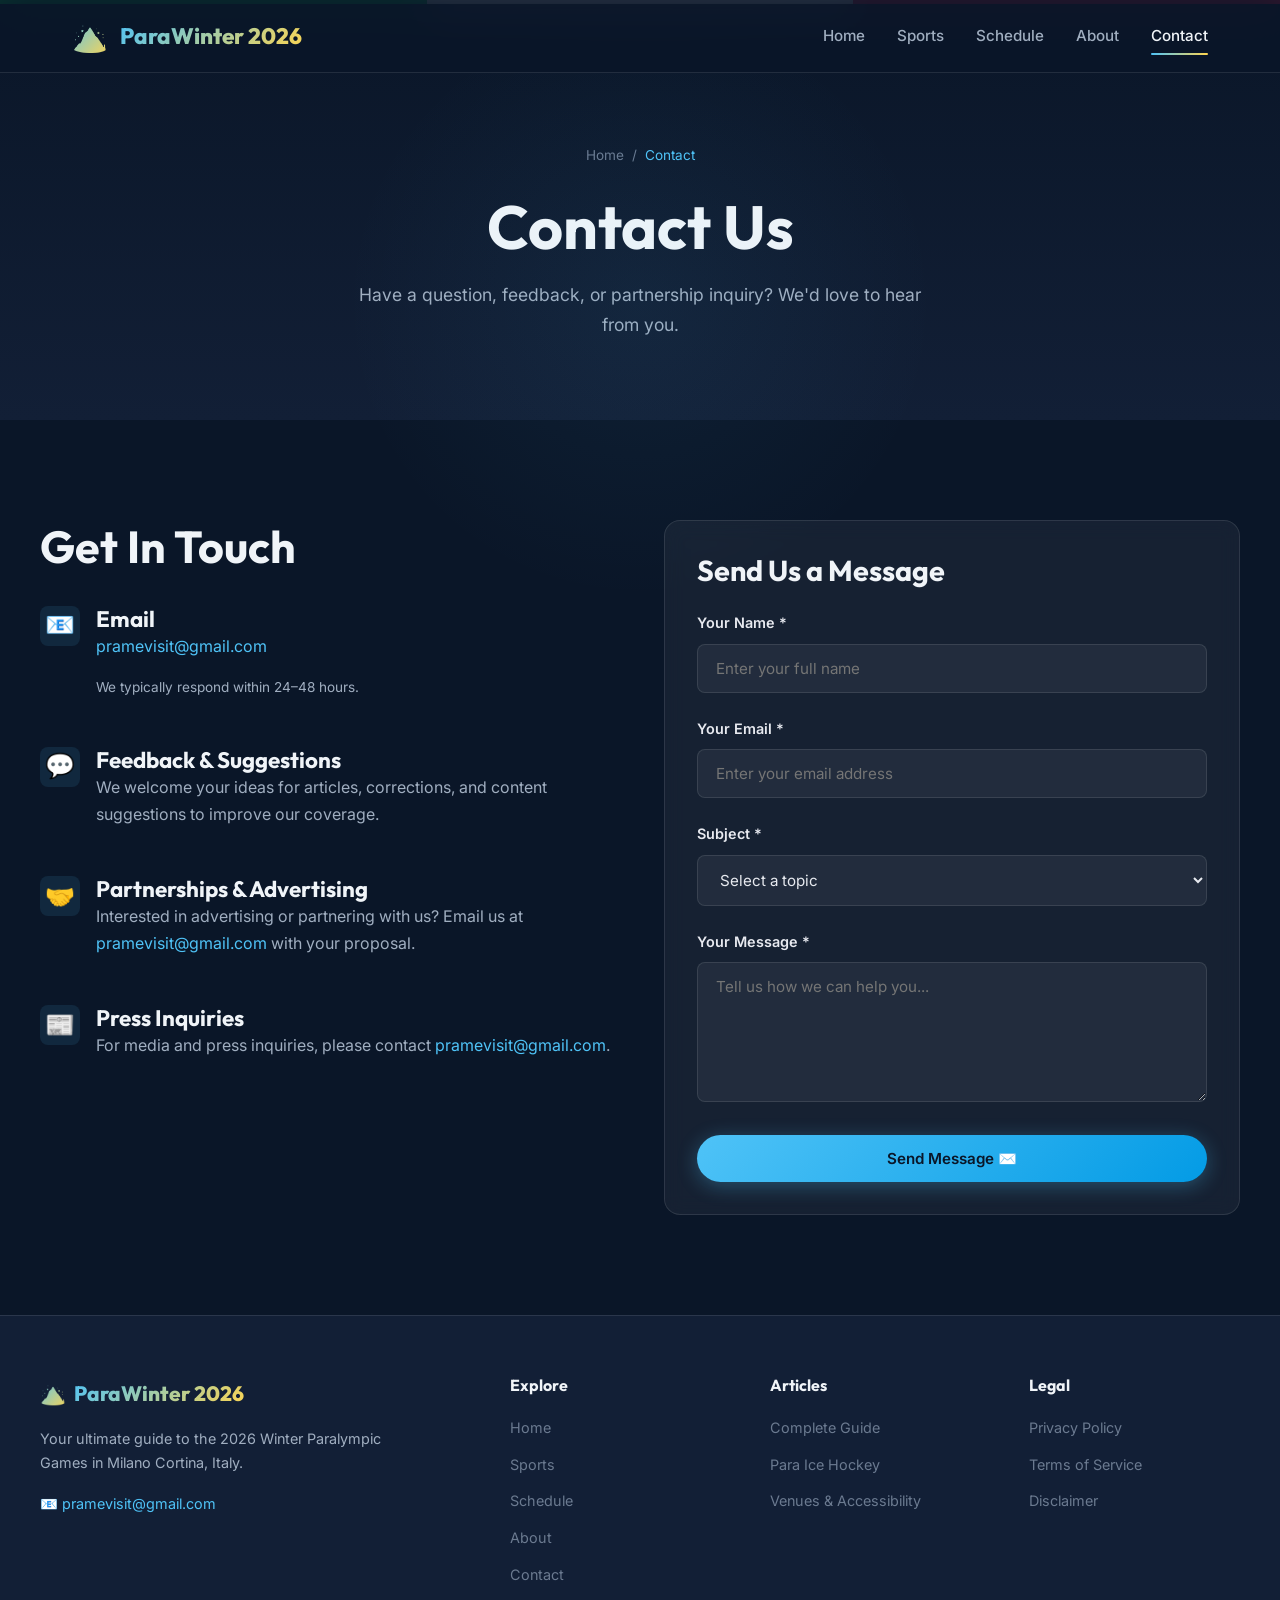
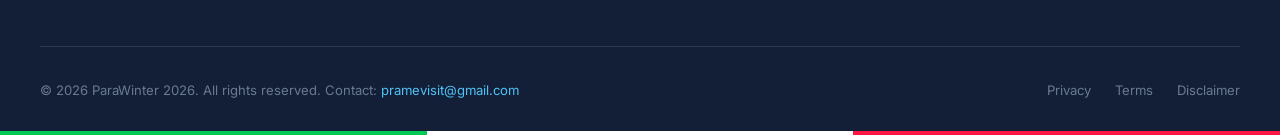
<file: contact.html>
<!DOCTYPE html>
<html lang="en">

<head>
    <meta charset="UTF-8">
    <meta name="viewport" content="width=device-width, initial-scale=1.0">
    <title>Contact Us — ParaWinter 2026 | Milano Cortina Paralympic Games Hub</title>
    <meta name="description"
        content="Get in touch with ParaWinter 2026. Send us feedback, story suggestions, or partnership inquiries about the 2026 Winter Paralympics.">
    <meta name="robots" content="index, follow">
    <link rel="canonical" href="https://parawinter2026.com/contact.html">
    <meta property="og:title" content="Contact ParaWinter 2026">
    <meta property="og:description" content="Reach out to us for feedback, suggestions, or partnerships.">
    <meta property="og:type" content="website">
    <link rel="stylesheet" href="style.css">

    <!-- Google AdSense -->
    <script async src="https://pagead2.googlesyndication.com/pagead/js/adsbygoogle.js?client=ca-pub-6546957481428602"
        crossorigin="anonymous"></script>
</head>

<body>
    <div class="italian-stripe"></div>
    <nav class="navbar" id="navbar">
        <div class="nav-container">
            <a href="index.html" class="nav-logo">
                <span class="nav-logo-icon">🏔️</span>
                <span>ParaWinter 2026</span>
            </a>
            <div class="nav-links" id="navLinks">
                <a href="index.html">Home</a>
                <a href="sports.html">Sports</a>
                <a href="schedule.html">Schedule</a>
                <a href="about.html">About</a>
                <a href="contact.html" class="active">Contact</a>
            </div>
            <button class="hamburger" id="hamburger" aria-label="Toggle navigation menu">
                <span></span><span></span><span></span>
            </button>
        </div>
    </nav>
    <div class="nav-overlay" id="navOverlay"></div>

    <section class="page-hero">
        <div class="breadcrumb">
            <a href="index.html">Home</a>
            <span>/</span>
            <span class="current">Contact</span>
        </div>
        <h1>Contact <span class="highlight">Us</span></h1>
        <p>Have a question, feedback, or partnership inquiry? We'd love to hear from you.</p>
    </section>

    <section class="section">
        <div class="container">
            <div class="contact-grid">
                <!-- Contact Info -->
                <div>
                    <h2 style="margin-bottom:2rem;">Get In Touch</h2>

                    <div class="contact-info-item">
                        <div class="contact-info-icon">📧</div>
                        <div>
                            <h4>Email</h4>
                            <p><a href="mailto:pramevisit@gmail.com">pramevisit@gmail.com</a></p>
                            <p style="font-size:0.85rem;">We typically respond within 24–48 hours.</p>
                        </div>
                    </div>

                    <div class="contact-info-item">
                        <div class="contact-info-icon">💬</div>
                        <div>
                            <h4>Feedback & Suggestions</h4>
                            <p>We welcome your ideas for articles, corrections, and content suggestions to improve our
                                coverage.</p>
                        </div>
                    </div>

                    <div class="contact-info-item">
                        <div class="contact-info-icon">🤝</div>
                        <div>
                            <h4>Partnerships & Advertising</h4>
                            <p>Interested in advertising or partnering with us? Email us at <a
                                    href="mailto:pramevisit@gmail.com">pramevisit@gmail.com</a> with your proposal.</p>
                        </div>
                    </div>

                    <div class="contact-info-item">
                        <div class="contact-info-icon">📰</div>
                        <div>
                            <h4>Press Inquiries</h4>
                            <p>For media and press inquiries, please contact <a
                                    href="mailto:pramevisit@gmail.com">pramevisit@gmail.com</a>.</p>
                        </div>
                    </div>
                </div>

                <!-- Contact Form -->
                <div class="glass-card" style="align-self:start;">
                    <h3 style="margin-bottom:1.5rem;">Send Us a Message</h3>
                    <form
                        onsubmit="event.preventDefault(); alert('Thank you for your message! We will get back to you at pramevisit@gmail.com.');"
                        id="contact-form">
                        <div class="form-group">
                            <label for="contact-name">Your Name *</label>
                            <input type="text" id="contact-name" name="name" placeholder="Enter your full name"
                                required>
                        </div>
                        <div class="form-group">
                            <label for="contact-email">Your Email *</label>
                            <input type="email" id="contact-email" name="email" placeholder="Enter your email address"
                                required>
                        </div>
                        <div class="form-group">
                            <label for="contact-subject">Subject *</label>
                            <select id="contact-subject" name="subject" required>
                                <option value="">Select a topic</option>
                                <option value="general">General Inquiry</option>
                                <option value="feedback">Feedback & Suggestions</option>
                                <option value="correction">Content Correction</option>
                                <option value="partnership">Partnership / Advertising</option>
                                <option value="press">Press Inquiry</option>
                                <option value="other">Other</option>
                            </select>
                        </div>
                        <div class="form-group">
                            <label for="contact-message">Your Message *</label>
                            <textarea id="contact-message" name="message" placeholder="Tell us how we can help you..."
                                required></textarea>
                        </div>
                        <button type="submit" class="btn btn-primary" style="width:100%; justify-content:center;">Send
                            Message ✉️</button>
                    </form>
                </div>
            </div>
        </div>
    </section>

    <footer class="footer">
        <div class="footer-grid">
            <div class="footer-brand">
                <div class="footer-logo"><span>🏔️</span> <span>ParaWinter 2026</span></div>
                <p>Your ultimate guide to the 2026 Winter Paralympic Games in Milano Cortina, Italy.</p>
                <p style="margin-top:1rem;">📧 <a href="mailto:pramevisit@gmail.com">pramevisit@gmail.com</a></p>
            </div>
            <div class="footer-column">
                <h4>Explore</h4>
                <ul>
                    <li><a href="index.html">Home</a></li>
                    <li><a href="sports.html">Sports</a></li>
                    <li><a href="schedule.html">Schedule</a></li>
                    <li><a href="about.html">About</a></li>
                    <li><a href="contact.html">Contact</a></li>
                </ul>
            </div>
            <div class="footer-column">
                <h4>Articles</h4>
                <ul>
                    <li><a href="article-complete-guide-2026-winter-paralympics.html">Complete Guide</a></li>
                    <li><a href="article-para-ice-hockey-guide.html">Para Ice Hockey</a></li>
                    <li><a href="article-accessibility-venues.html">Venues & Accessibility</a></li>
                </ul>
            </div>
            <div class="footer-column">
                <h4>Legal</h4>
                <ul>
                    <li><a href="privacy-policy.html">Privacy Policy</a></li>
                    <li><a href="terms.html">Terms of Service</a></li>
                    <li><a href="disclaimer.html">Disclaimer</a></li>
                </ul>
            </div>
        </div>
        <div class="footer-bottom">
            <p>&copy; 2026 ParaWinter 2026. All rights reserved. Contact: <a
                    href="mailto:pramevisit@gmail.com">pramevisit@gmail.com</a></p>
            <div class="footer-bottom-links">
                <a href="privacy-policy.html">Privacy</a>
                <a href="terms.html">Terms</a>
                <a href="disclaimer.html">Disclaimer</a>
            </div>
        </div>
    </footer>
    <div class="italian-stripe"></div>
    <button class="back-to-top" id="backToTop" aria-label="Back to top">↑</button>
    <script src="script.js"></script>
</body>

</html>
</file>
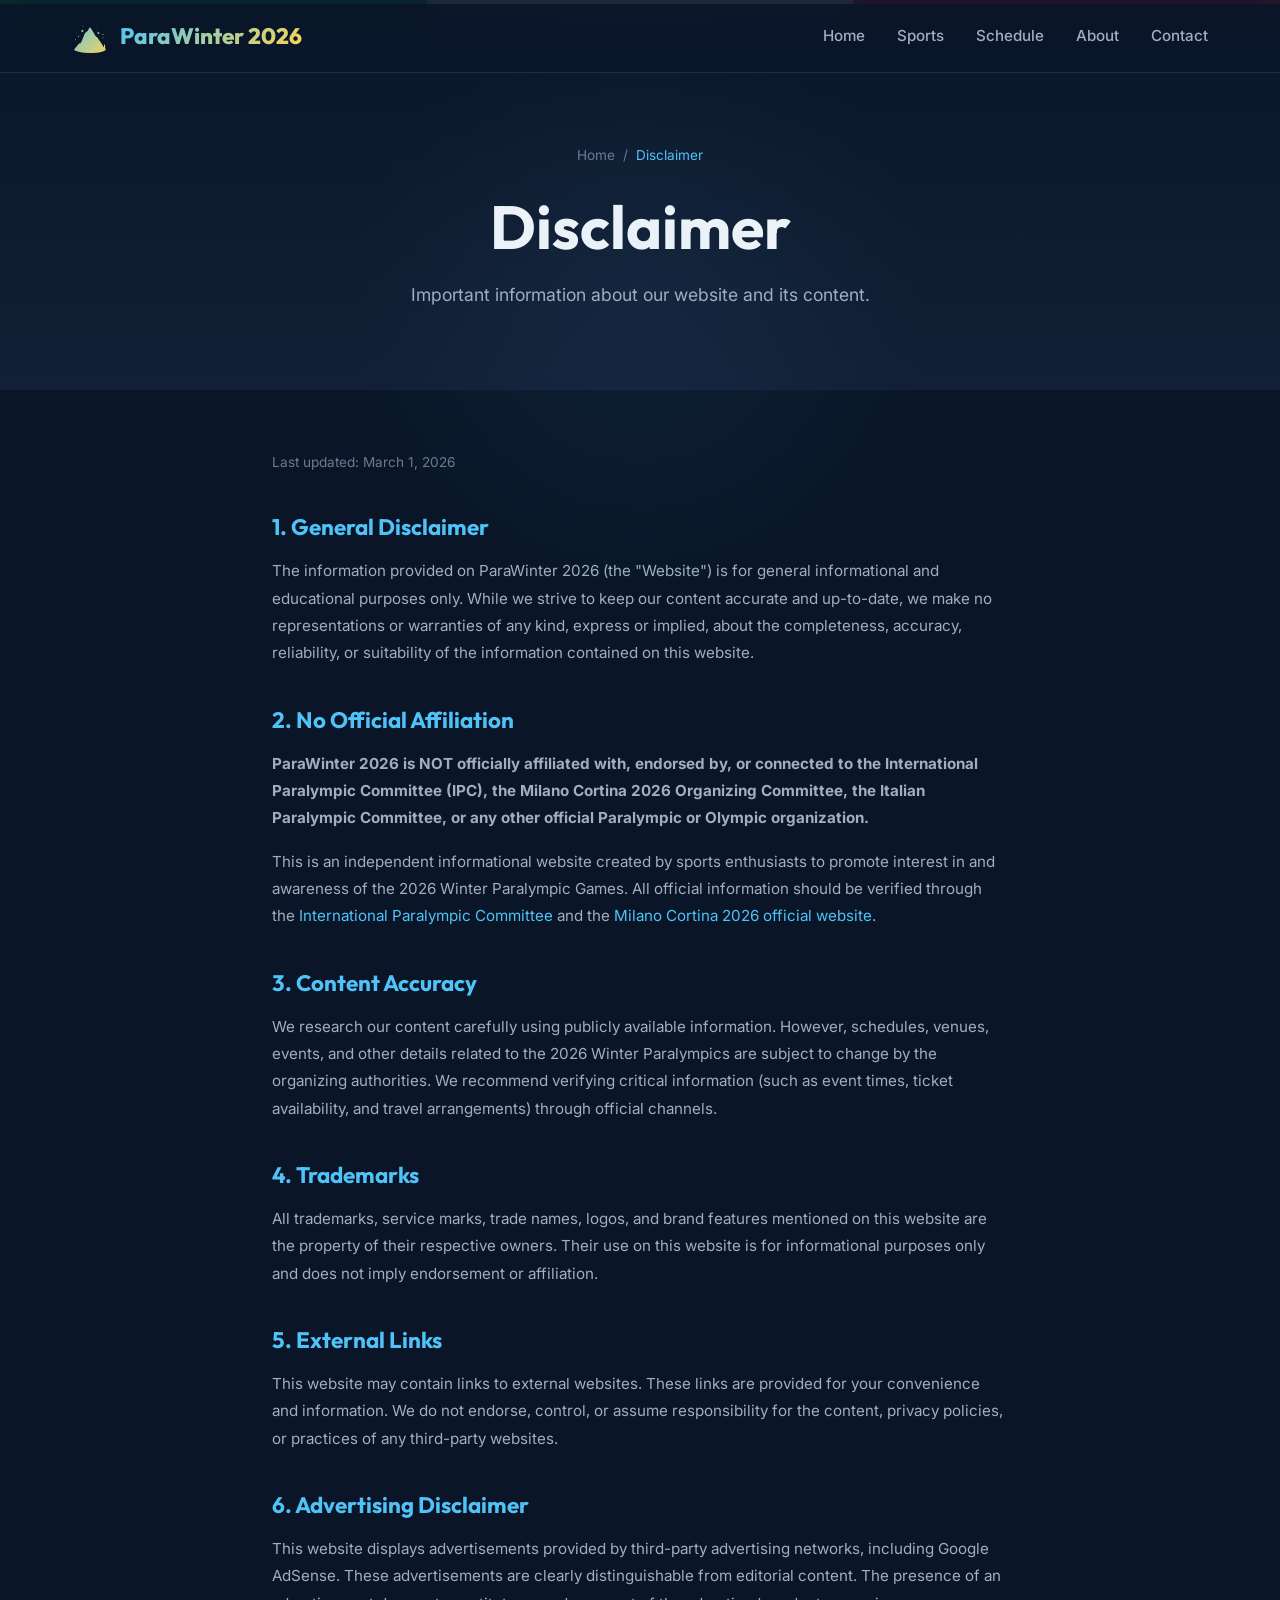
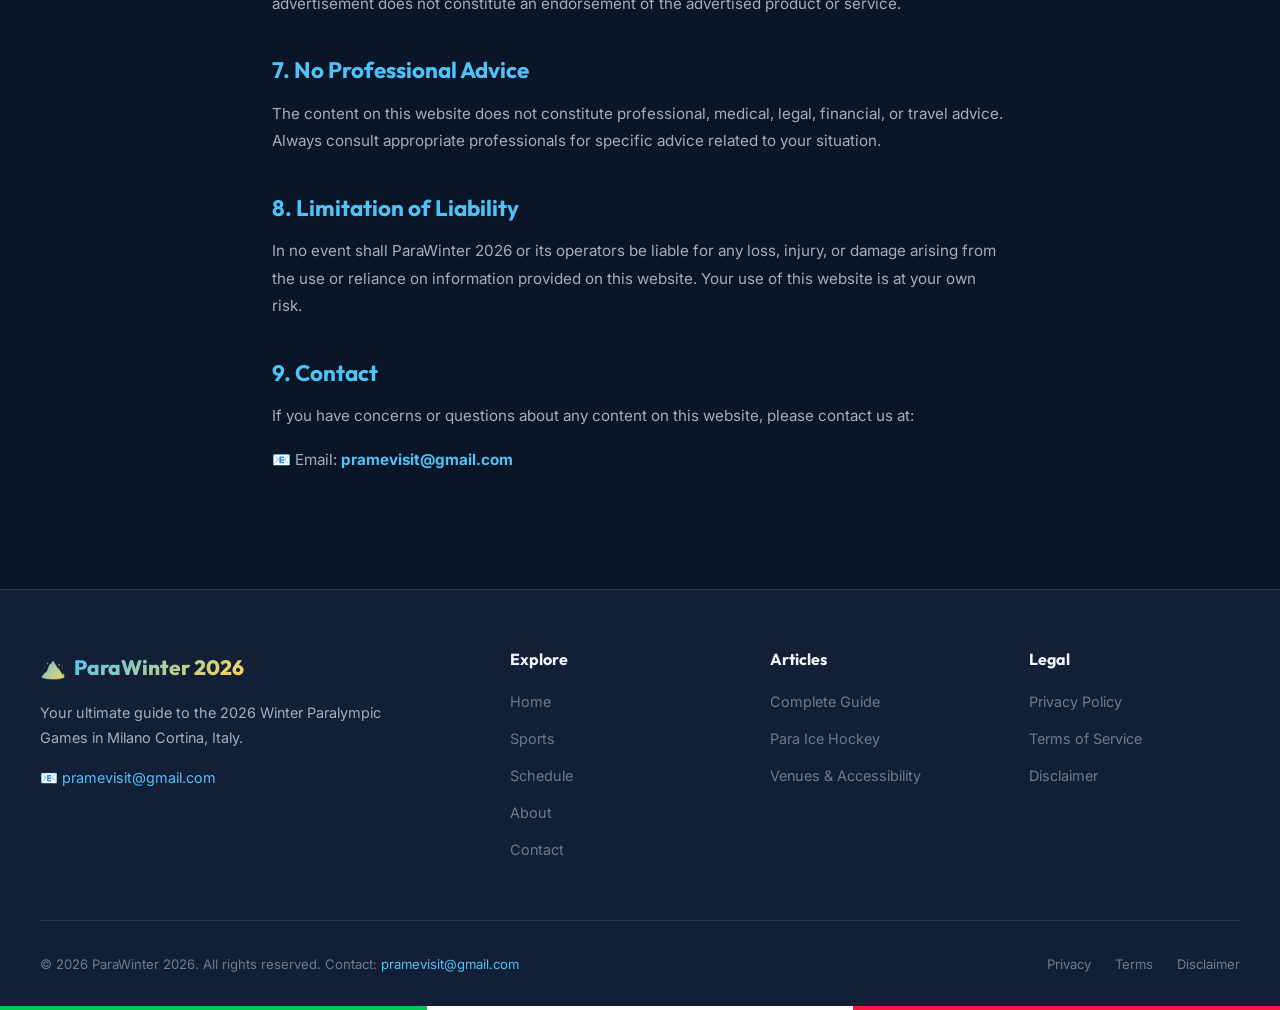
<file: disclaimer.html>
<!DOCTYPE html>
<html lang="en">

<head>
    <meta charset="UTF-8">
    <meta name="viewport" content="width=device-width, initial-scale=1.0">
    <title>Disclaimer — ParaWinter 2026</title>
    <meta name="description"
        content="Disclaimer for ParaWinter 2026. Important information about our content, affiliations, and limitations.">
    <meta name="robots" content="index, follow">
    <link rel="canonical" href="https://parawinter2026.com/disclaimer.html">
    <link rel="stylesheet" href="style.css">

    <!-- Google AdSense -->
    <script async src="https://pagead2.googlesyndication.com/pagead/js/adsbygoogle.js?client=ca-pub-6546957481428602"
        crossorigin="anonymous"></script>
</head>

<body>
    <div class="italian-stripe"></div>
    <nav class="navbar" id="navbar">
        <div class="nav-container">
            <a href="index.html" class="nav-logo"><span class="nav-logo-icon">🏔️</span><span>ParaWinter 2026</span></a>
            <div class="nav-links" id="navLinks">
                <a href="index.html">Home</a><a href="sports.html">Sports</a><a href="schedule.html">Schedule</a><a
                    href="about.html">About</a><a href="contact.html">Contact</a>
            </div>
            <button class="hamburger" id="hamburger"
                aria-label="Toggle navigation menu"><span></span><span></span><span></span></button>
        </div>
    </nav>
    <div class="nav-overlay" id="navOverlay"></div>

    <section class="page-hero">
        <div class="breadcrumb"><a href="index.html">Home</a><span>/</span><span class="current">Disclaimer</span></div>
        <h1><span class="highlight">Disclaimer</span></h1>
        <p>Important information about our website and its content.</p>
    </section>

    <div class="legal-content">
        <p class="last-updated">Last updated: March 1, 2026</p>

        <h2>1. General Disclaimer</h2>
        <p>The information provided on ParaWinter 2026 (the "Website") is for general informational and educational
            purposes only. While we strive to keep our content accurate and up-to-date, we make no representations or
            warranties of any kind, express or implied, about the completeness, accuracy, reliability, or suitability of
            the information contained on this website.</p>

        <h2>2. No Official Affiliation</h2>
        <p><strong>ParaWinter 2026 is NOT officially affiliated with, endorsed by, or connected to the International
                Paralympic Committee (IPC), the Milano Cortina 2026 Organizing Committee, the Italian Paralympic
                Committee, or any other official Paralympic or Olympic organization.</strong></p>
        <p>This is an independent informational website created by sports enthusiasts to promote interest in and
            awareness of the 2026 Winter Paralympic Games. All official information should be verified through the <a
                href="https://www.paralympic.org" target="_blank" rel="noopener">International Paralympic Committee</a>
            and the <a href="https://www.milanocortina2026.olympics.com" target="_blank" rel="noopener">Milano Cortina
                2026 official website</a>.</p>

        <h2>3. Content Accuracy</h2>
        <p>We research our content carefully using publicly available information. However, schedules, venues, events,
            and other details related to the 2026 Winter Paralympics are subject to change by the organizing
            authorities. We recommend verifying critical information (such as event times, ticket availability, and
            travel arrangements) through official channels.</p>

        <h2>4. Trademarks</h2>
        <p>All trademarks, service marks, trade names, logos, and brand features mentioned on this website are the
            property of their respective owners. Their use on this website is for informational purposes only and does
            not imply endorsement or affiliation.</p>

        <h2>5. External Links</h2>
        <p>This website may contain links to external websites. These links are provided for your convenience and
            information. We do not endorse, control, or assume responsibility for the content, privacy policies, or
            practices of any third-party websites.</p>

        <h2>6. Advertising Disclaimer</h2>
        <p>This website displays advertisements provided by third-party advertising networks, including Google AdSense.
            These advertisements are clearly distinguishable from editorial content. The presence of an advertisement
            does not constitute an endorsement of the advertised product or service.</p>

        <h2>7. No Professional Advice</h2>
        <p>The content on this website does not constitute professional, medical, legal, financial, or travel advice.
            Always consult appropriate professionals for specific advice related to your situation.</p>

        <h2>8. Limitation of Liability</h2>
        <p>In no event shall ParaWinter 2026 or its operators be liable for any loss, injury, or damage arising from the
            use or reliance on information provided on this website. Your use of this website is at your own risk.</p>

        <h2>9. Contact</h2>
        <p>If you have concerns or questions about any content on this website, please contact us at:</p>
        <p>📧 Email: <a href="mailto:pramevisit@gmail.com"><strong>pramevisit@gmail.com</strong></a></p>
    </div>

    <footer class="footer">
        <div class="footer-grid">
            <div class="footer-brand">
                <div class="footer-logo"><span>🏔️</span> <span>ParaWinter 2026</span></div>
                <p>Your ultimate guide to the 2026 Winter Paralympic Games in Milano Cortina, Italy.</p>
                <p style="margin-top:1rem;">📧 <a href="mailto:pramevisit@gmail.com">pramevisit@gmail.com</a></p>
            </div>
            <div class="footer-column">
                <h4>Explore</h4>
                <ul>
                    <li><a href="index.html">Home</a></li>
                    <li><a href="sports.html">Sports</a></li>
                    <li><a href="schedule.html">Schedule</a></li>
                    <li><a href="about.html">About</a></li>
                    <li><a href="contact.html">Contact</a></li>
                </ul>
            </div>
            <div class="footer-column">
                <h4>Articles</h4>
                <ul>
                    <li><a href="article-complete-guide-2026-winter-paralympics.html">Complete Guide</a></li>
                    <li><a href="article-para-ice-hockey-guide.html">Para Ice Hockey</a></li>
                    <li><a href="article-accessibility-venues.html">Venues & Accessibility</a></li>
                </ul>
            </div>
            <div class="footer-column">
                <h4>Legal</h4>
                <ul>
                    <li><a href="privacy-policy.html">Privacy Policy</a></li>
                    <li><a href="terms.html">Terms of Service</a></li>
                    <li><a href="disclaimer.html">Disclaimer</a></li>
                </ul>
            </div>
        </div>
        <div class="footer-bottom">
            <p>&copy; 2026 ParaWinter 2026. All rights reserved. Contact: <a
                    href="mailto:pramevisit@gmail.com">pramevisit@gmail.com</a></p>
            <div class="footer-bottom-links"><a href="privacy-policy.html">Privacy</a><a href="terms.html">Terms</a><a
                    href="disclaimer.html">Disclaimer</a></div>
        </div>
    </footer>
    <div class="italian-stripe"></div>
    <button class="back-to-top" id="backToTop" aria-label="Back to top">↑</button>
    <script src="script.js"></script>
</body>

</html>
</file>
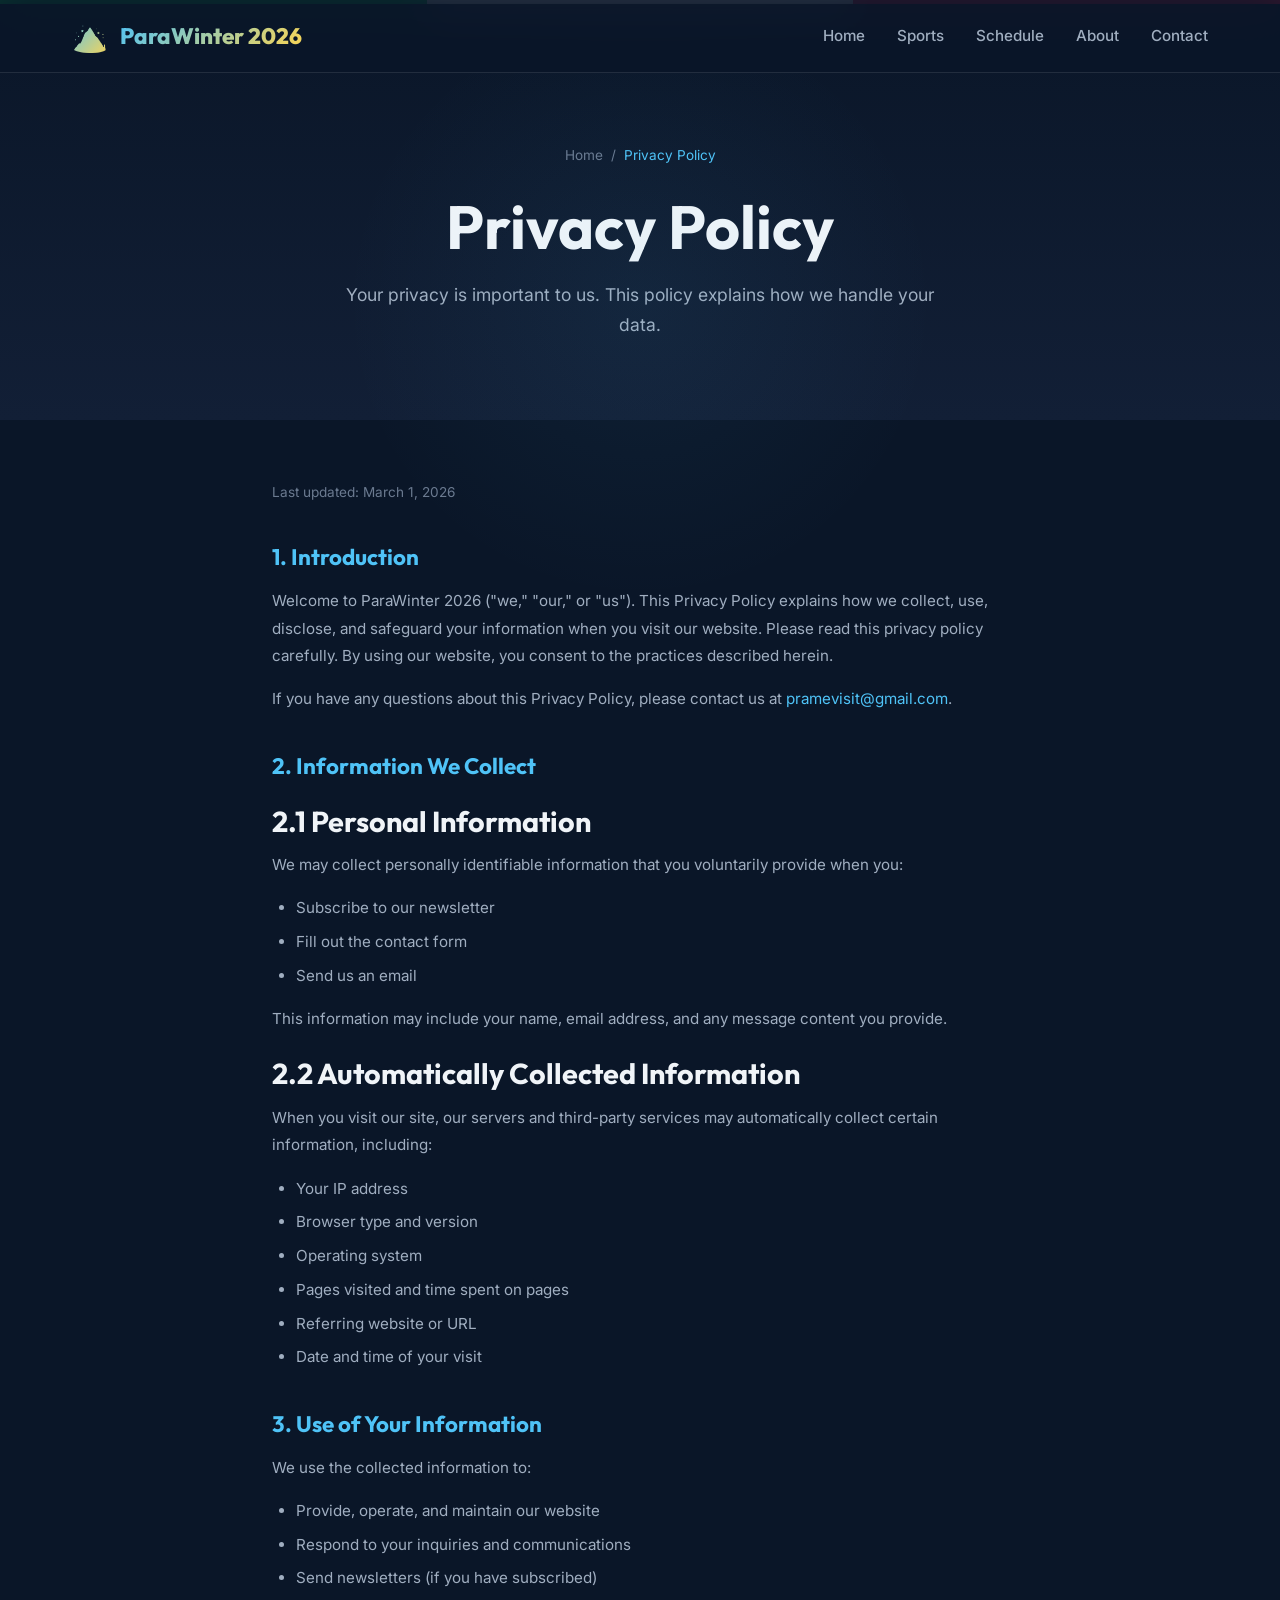
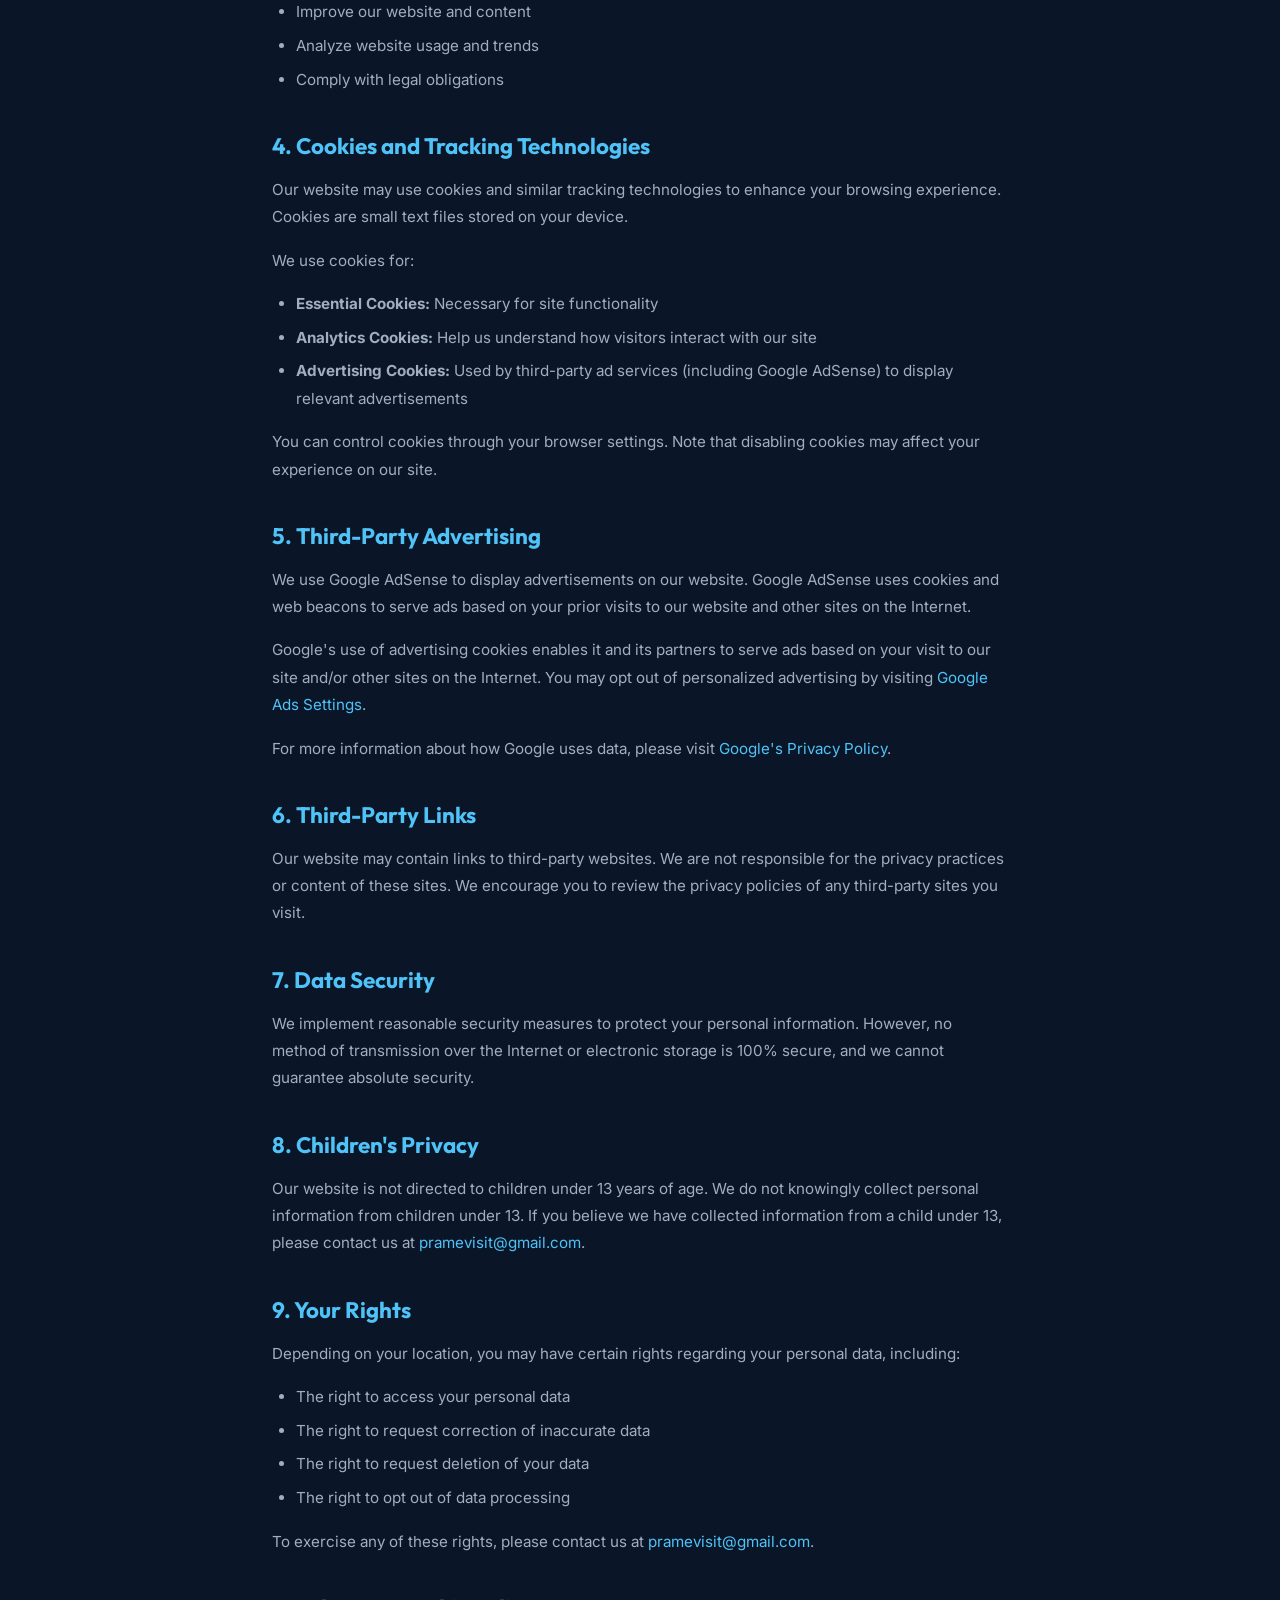
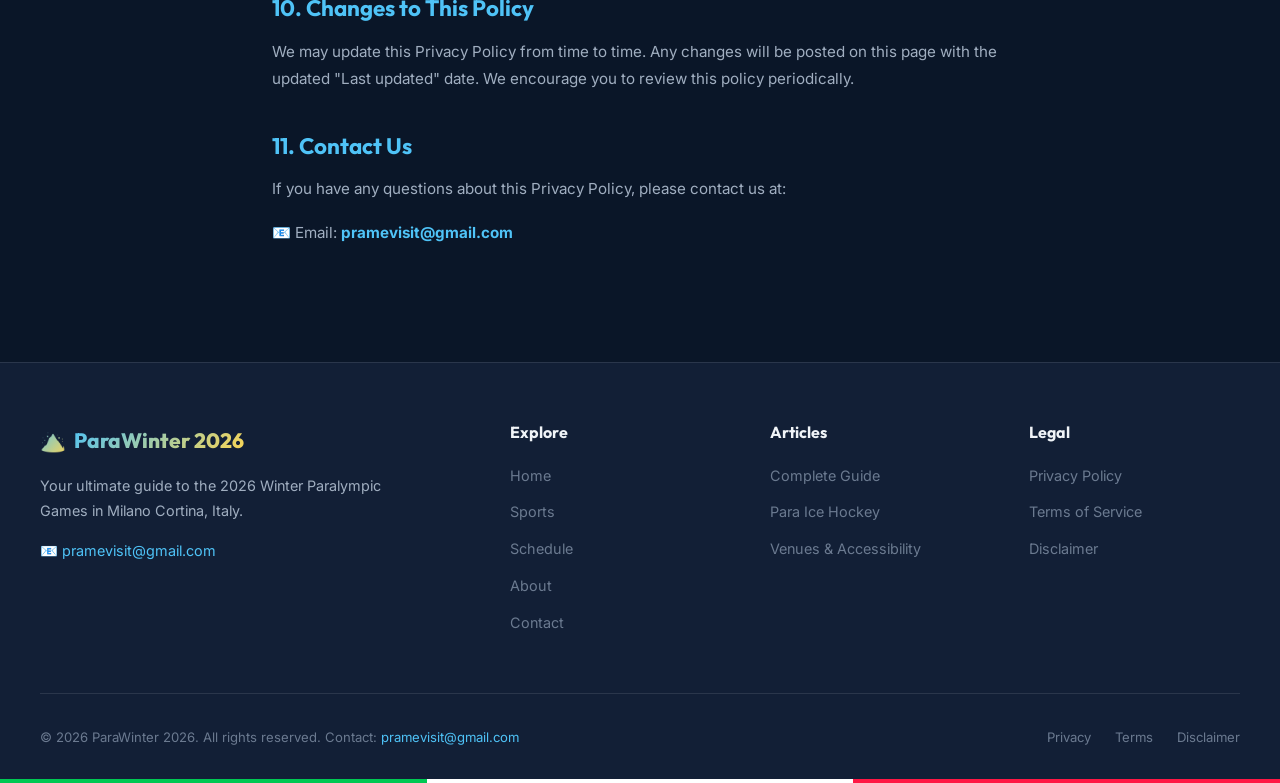
<file: privacy-policy.html>
<!DOCTYPE html>
<html lang="en">

<head>
    <meta charset="UTF-8">
    <meta name="viewport" content="width=device-width, initial-scale=1.0">
    <title>Privacy Policy — ParaWinter 2026</title>
    <meta name="description"
        content="Privacy Policy for ParaWinter 2026. Learn how we collect, use, and protect your personal information.">
    <meta name="robots" content="index, follow">
    <link rel="canonical" href="https://parawinter2026.com/privacy-policy.html">
    <link rel="stylesheet" href="style.css">

    <!-- Google AdSense -->
    <script async src="https://pagead2.googlesyndication.com/pagead/js/adsbygoogle.js?client=ca-pub-6546957481428602"
        crossorigin="anonymous"></script>
</head>

<body>
    <div class="italian-stripe"></div>
    <nav class="navbar" id="navbar">
        <div class="nav-container">
            <a href="index.html" class="nav-logo"><span class="nav-logo-icon">🏔️</span><span>ParaWinter 2026</span></a>
            <div class="nav-links" id="navLinks">
                <a href="index.html">Home</a>
                <a href="sports.html">Sports</a>
                <a href="schedule.html">Schedule</a>
                <a href="about.html">About</a>
                <a href="contact.html">Contact</a>
            </div>
            <button class="hamburger" id="hamburger"
                aria-label="Toggle navigation menu"><span></span><span></span><span></span></button>
        </div>
    </nav>
    <div class="nav-overlay" id="navOverlay"></div>

    <section class="page-hero">
        <div class="breadcrumb"><a href="index.html">Home</a><span>/</span><span class="current">Privacy Policy</span>
        </div>
        <h1>Privacy <span class="highlight">Policy</span></h1>
        <p>Your privacy is important to us. This policy explains how we handle your data.</p>
    </section>

    <div class="legal-content">
        <p class="last-updated">Last updated: March 1, 2026</p>

        <h2>1. Introduction</h2>
        <p>Welcome to ParaWinter 2026 ("we," "our," or "us"). This Privacy Policy explains how we collect, use,
            disclose, and safeguard your information when you visit our website. Please read this privacy policy
            carefully. By using our website, you consent to the practices described herein.</p>
        <p>If you have any questions about this Privacy Policy, please contact us at <a
                href="mailto:pramevisit@gmail.com">pramevisit@gmail.com</a>.</p>

        <h2>2. Information We Collect</h2>
        <h3>2.1 Personal Information</h3>
        <p>We may collect personally identifiable information that you voluntarily provide when you:</p>
        <ul>
            <li>Subscribe to our newsletter</li>
            <li>Fill out the contact form</li>
            <li>Send us an email</li>
        </ul>
        <p>This information may include your name, email address, and any message content you provide.</p>

        <h3>2.2 Automatically Collected Information</h3>
        <p>When you visit our site, our servers and third-party services may automatically collect certain information,
            including:</p>
        <ul>
            <li>Your IP address</li>
            <li>Browser type and version</li>
            <li>Operating system</li>
            <li>Pages visited and time spent on pages</li>
            <li>Referring website or URL</li>
            <li>Date and time of your visit</li>
        </ul>

        <h2>3. Use of Your Information</h2>
        <p>We use the collected information to:</p>
        <ul>
            <li>Provide, operate, and maintain our website</li>
            <li>Respond to your inquiries and communications</li>
            <li>Send newsletters (if you have subscribed)</li>
            <li>Improve our website and content</li>
            <li>Analyze website usage and trends</li>
            <li>Comply with legal obligations</li>
        </ul>

        <h2>4. Cookies and Tracking Technologies</h2>
        <p>Our website may use cookies and similar tracking technologies to enhance your browsing experience. Cookies
            are small text files stored on your device.</p>
        <p>We use cookies for:</p>
        <ul>
            <li><strong>Essential Cookies:</strong> Necessary for site functionality</li>
            <li><strong>Analytics Cookies:</strong> Help us understand how visitors interact with our site</li>
            <li><strong>Advertising Cookies:</strong> Used by third-party ad services (including Google AdSense) to
                display relevant advertisements</li>
        </ul>
        <p>You can control cookies through your browser settings. Note that disabling cookies may affect your experience
            on our site.</p>

        <h2>5. Third-Party Advertising</h2>
        <p>We use Google AdSense to display advertisements on our website. Google AdSense uses cookies and web beacons
            to serve ads based on your prior visits to our website and other sites on the Internet.</p>
        <p>Google's use of advertising cookies enables it and its partners to serve ads based on your visit to our site
            and/or other sites on the Internet. You may opt out of personalized advertising by visiting <a
                href="https://www.google.com/settings/ads" target="_blank" rel="noopener">Google Ads Settings</a>.</p>
        <p>For more information about how Google uses data, please visit <a href="https://policies.google.com/privacy"
                target="_blank" rel="noopener">Google's Privacy Policy</a>.</p>

        <h2>6. Third-Party Links</h2>
        <p>Our website may contain links to third-party websites. We are not responsible for the privacy practices or
            content of these sites. We encourage you to review the privacy policies of any third-party sites you visit.
        </p>

        <h2>7. Data Security</h2>
        <p>We implement reasonable security measures to protect your personal information. However, no method of
            transmission over the Internet or electronic storage is 100% secure, and we cannot guarantee absolute
            security.</p>

        <h2>8. Children's Privacy</h2>
        <p>Our website is not directed to children under 13 years of age. We do not knowingly collect personal
            information from children under 13. If you believe we have collected information from a child under 13,
            please contact us at <a href="mailto:pramevisit@gmail.com">pramevisit@gmail.com</a>.</p>

        <h2>9. Your Rights</h2>
        <p>Depending on your location, you may have certain rights regarding your personal data, including:</p>
        <ul>
            <li>The right to access your personal data</li>
            <li>The right to request correction of inaccurate data</li>
            <li>The right to request deletion of your data</li>
            <li>The right to opt out of data processing</li>
        </ul>
        <p>To exercise any of these rights, please contact us at <a
                href="mailto:pramevisit@gmail.com">pramevisit@gmail.com</a>.</p>

        <h2>10. Changes to This Policy</h2>
        <p>We may update this Privacy Policy from time to time. Any changes will be posted on this page with the updated
            "Last updated" date. We encourage you to review this policy periodically.</p>

        <h2>11. Contact Us</h2>
        <p>If you have any questions about this Privacy Policy, please contact us at:</p>
        <p>📧 Email: <a href="mailto:pramevisit@gmail.com"><strong>pramevisit@gmail.com</strong></a></p>
    </div>

    <footer class="footer">
        <div class="footer-grid">
            <div class="footer-brand">
                <div class="footer-logo"><span>🏔️</span> <span>ParaWinter 2026</span></div>
                <p>Your ultimate guide to the 2026 Winter Paralympic Games in Milano Cortina, Italy.</p>
                <p style="margin-top:1rem;">📧 <a href="mailto:pramevisit@gmail.com">pramevisit@gmail.com</a></p>
            </div>
            <div class="footer-column">
                <h4>Explore</h4>
                <ul>
                    <li><a href="index.html">Home</a></li>
                    <li><a href="sports.html">Sports</a></li>
                    <li><a href="schedule.html">Schedule</a></li>
                    <li><a href="about.html">About</a></li>
                    <li><a href="contact.html">Contact</a></li>
                </ul>
            </div>
            <div class="footer-column">
                <h4>Articles</h4>
                <ul>
                    <li><a href="article-complete-guide-2026-winter-paralympics.html">Complete Guide</a></li>
                    <li><a href="article-para-ice-hockey-guide.html">Para Ice Hockey</a></li>
                    <li><a href="article-accessibility-venues.html">Venues & Accessibility</a></li>
                </ul>
            </div>
            <div class="footer-column">
                <h4>Legal</h4>
                <ul>
                    <li><a href="privacy-policy.html">Privacy Policy</a></li>
                    <li><a href="terms.html">Terms of Service</a></li>
                    <li><a href="disclaimer.html">Disclaimer</a></li>
                </ul>
            </div>
        </div>
        <div class="footer-bottom">
            <p>&copy; 2026 ParaWinter 2026. All rights reserved. Contact: <a
                    href="mailto:pramevisit@gmail.com">pramevisit@gmail.com</a></p>
            <div class="footer-bottom-links"><a href="privacy-policy.html">Privacy</a><a href="terms.html">Terms</a><a
                    href="disclaimer.html">Disclaimer</a></div>
        </div>
    </footer>
    <div class="italian-stripe"></div>
    <button class="back-to-top" id="backToTop" aria-label="Back to top">↑</button>
    <script src="script.js"></script>
</body>

</html>
</file>
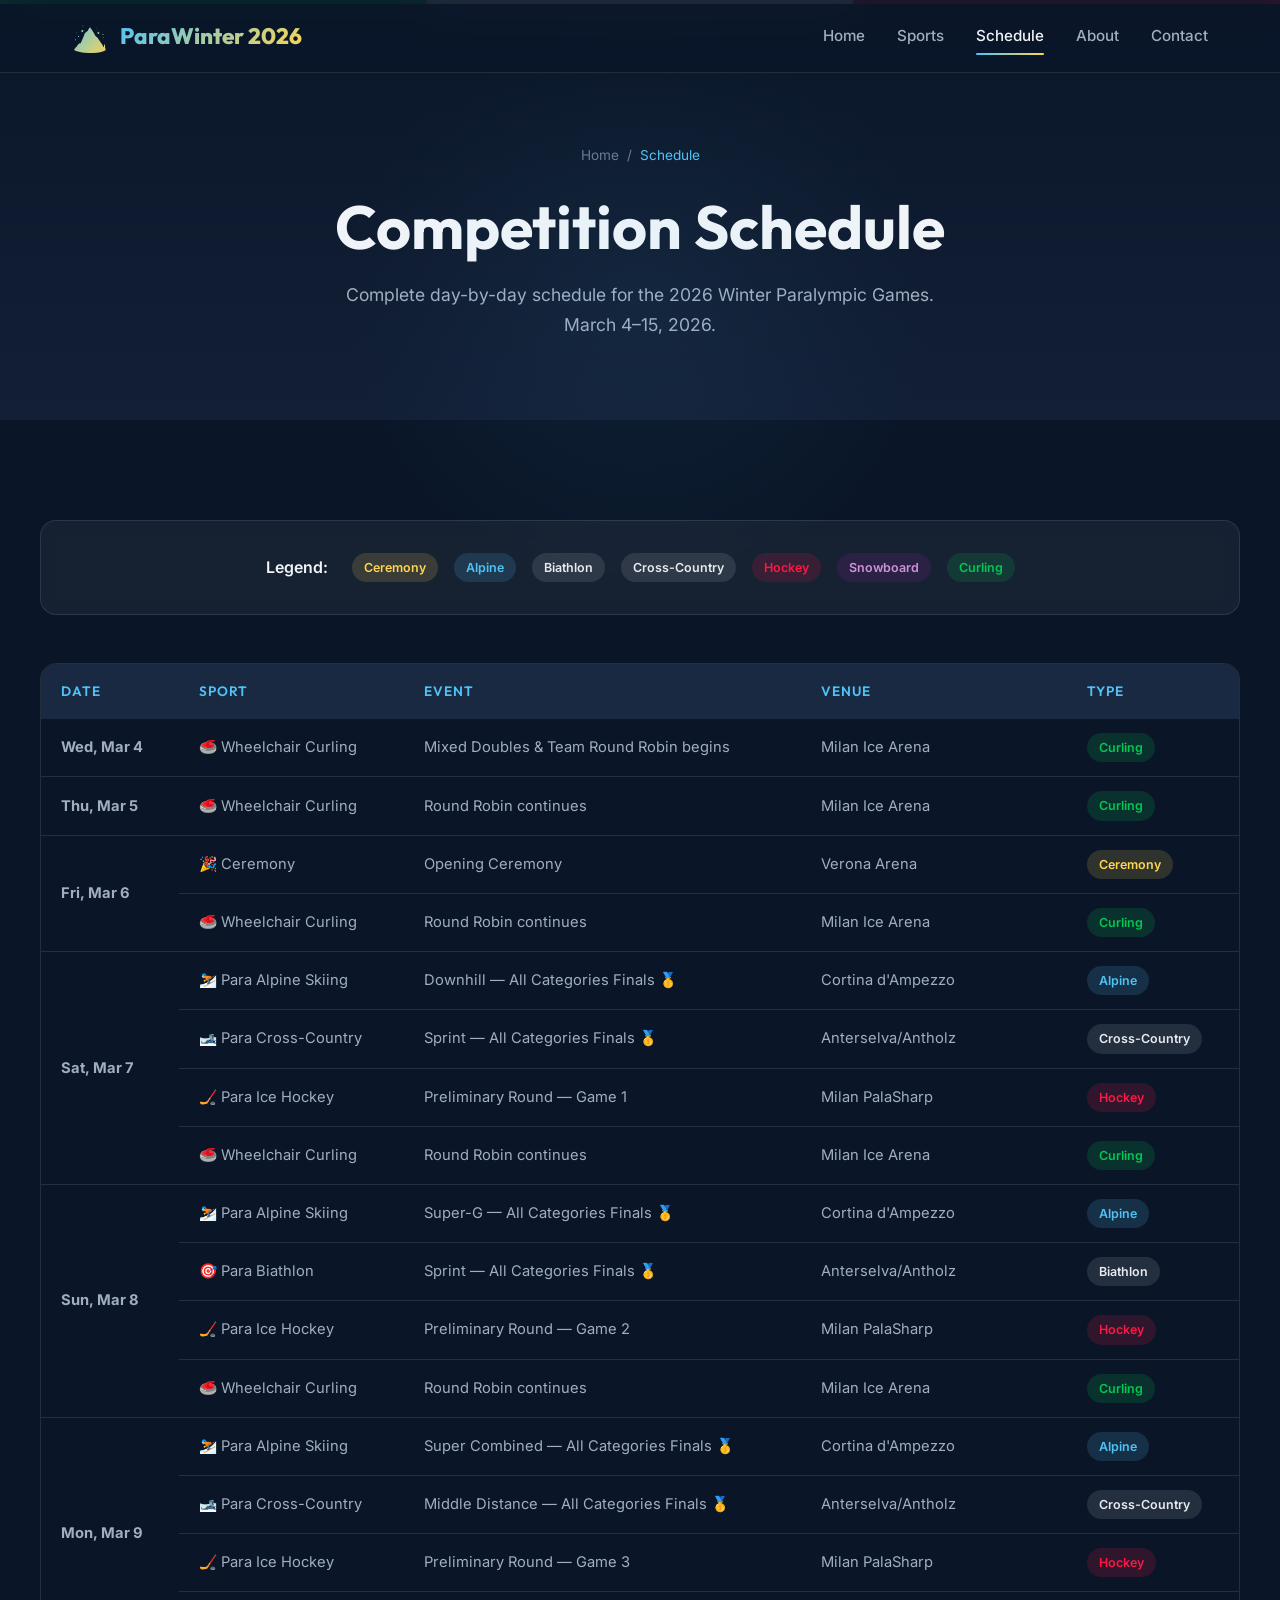
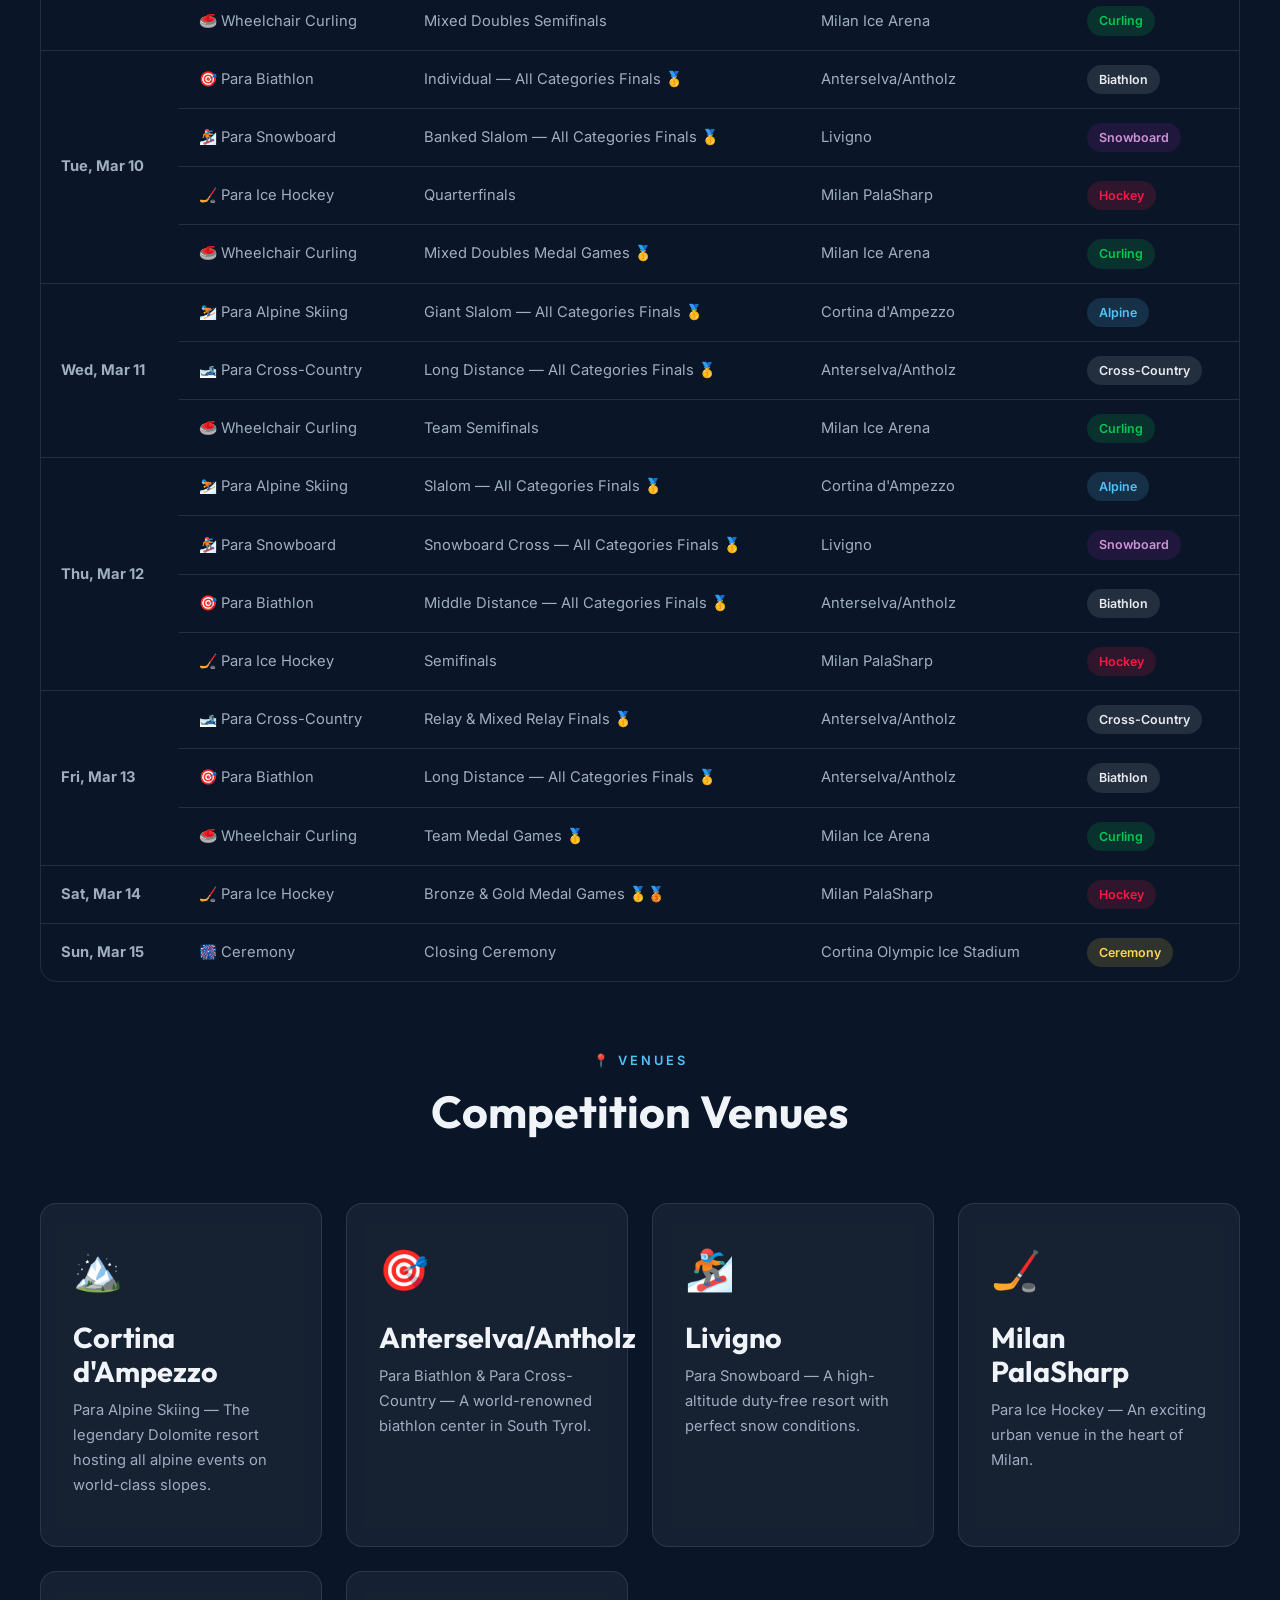
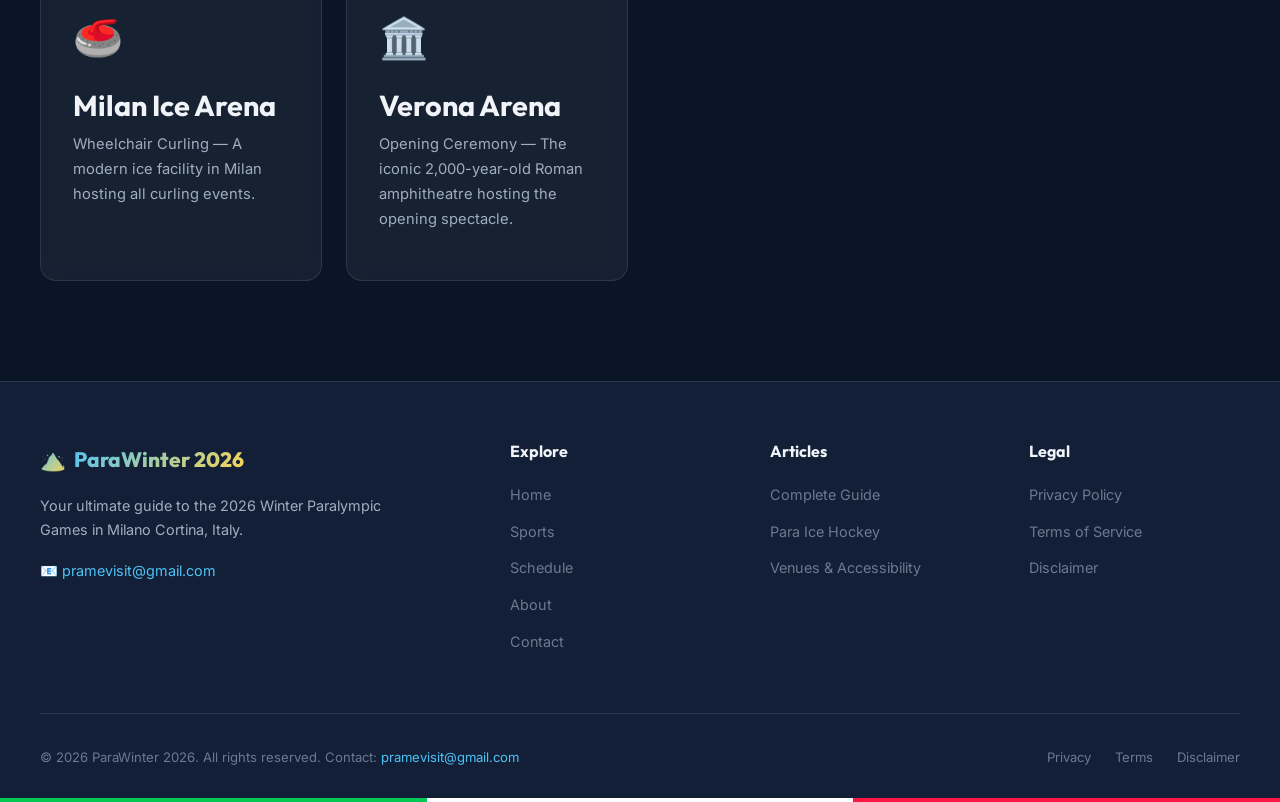
<file: schedule.html>
<!DOCTYPE html>
<html lang="en">

<head>
    <meta charset="UTF-8">
    <meta name="viewport" content="width=device-width, initial-scale=1.0">
    <title>Full Schedule — 2026 Winter Paralympics | ParaWinter 2026</title>
    <meta name="description"
        content="Complete day-by-day schedule for the 2026 Winter Paralympics in Milano Cortina. Find dates, times, venues, and events for all 6 sports from March 4-15, 2026.">
    <meta name="keywords"
        content="2026 Winter Paralympics schedule, Milano Cortina 2026 timetable, Paralympic Games schedule, Para Alpine Skiing times, Para Ice Hockey schedule">
    <meta name="robots" content="index, follow">
    <link rel="canonical" href="https://parawinter2026.com/schedule.html">
    <meta property="og:title" content="Full Schedule — 2026 Winter Paralympics">
    <meta property="og:description" content="Day-by-day schedule for all events at Milano Cortina 2026.">
    <meta property="og:type" content="website">
    <link rel="stylesheet" href="style.css">

    <!-- Google AdSense -->
    <script async src="https://pagead2.googlesyndication.com/pagead/js/adsbygoogle.js?client=ca-pub-6546957481428602"
        crossorigin="anonymous"></script>
</head>

<body>
    <div class="italian-stripe"></div>
    <nav class="navbar" id="navbar">
        <div class="nav-container">
            <a href="index.html" class="nav-logo">
                <span class="nav-logo-icon">🏔️</span>
                <span>ParaWinter 2026</span>
            </a>
            <div class="nav-links" id="navLinks">
                <a href="index.html">Home</a>
                <a href="sports.html">Sports</a>
                <a href="schedule.html" class="active">Schedule</a>
                <a href="about.html">About</a>
                <a href="contact.html">Contact</a>
            </div>
            <button class="hamburger" id="hamburger" aria-label="Toggle navigation menu">
                <span></span><span></span><span></span>
            </button>
        </div>
    </nav>
    <div class="nav-overlay" id="navOverlay"></div>

    <section class="page-hero">
        <div class="breadcrumb">
            <a href="index.html">Home</a>
            <span>/</span>
            <span class="current">Schedule</span>
        </div>
        <h1>Competition <span class="highlight">Schedule</span></h1>
        <p>Complete day-by-day schedule for the 2026 Winter Paralympic Games. March 4–15, 2026.</p>
    </section>

    <section class="section">
        <div class="container">

            <!-- Quick Legend -->
            <div class="glass-card animate-on-scroll"
                style="margin-bottom:3rem; display:flex; flex-wrap:wrap; gap:1rem; align-items:center; justify-content:center;">
                <span style="font-weight:600; color:var(--snow-white); margin-right:0.5rem;">Legend:</span>
                <span class="event-badge ceremony">Ceremony</span>
                <span class="event-badge alpine">Alpine</span>
                <span class="event-badge biathlon">Biathlon</span>
                <span class="event-badge cross-country">Cross-Country</span>
                <span class="event-badge hockey">Hockey</span>
                <span class="event-badge snowboard">Snowboard</span>
                <span class="event-badge curling">Curling</span>
            </div>

            <!-- Day-by-day Schedule -->
            <div class="schedule-table-wrapper animate-on-scroll">
                <table class="schedule-table">
                    <thead>
                        <tr>
                            <th>Date</th>
                            <th>Sport</th>
                            <th>Event</th>
                            <th>Venue</th>
                            <th>Type</th>
                        </tr>
                    </thead>
                    <tbody>
                        <!-- March 4 -->
                        <tr>
                            <td rowspan="1"><strong>Wed, Mar 4</strong></td>
                            <td>🥌 Wheelchair Curling</td>
                            <td>Mixed Doubles & Team Round Robin begins</td>
                            <td>Milan Ice Arena</td>
                            <td><span class="event-badge curling">Curling</span></td>
                        </tr>
                        <!-- March 5 -->
                        <tr>
                            <td rowspan="1"><strong>Thu, Mar 5</strong></td>
                            <td>🥌 Wheelchair Curling</td>
                            <td>Round Robin continues</td>
                            <td>Milan Ice Arena</td>
                            <td><span class="event-badge curling">Curling</span></td>
                        </tr>
                        <!-- March 6 -->
                        <tr>
                            <td rowspan="2"><strong>Fri, Mar 6</strong></td>
                            <td>🎉 Ceremony</td>
                            <td>Opening Ceremony</td>
                            <td>Verona Arena</td>
                            <td><span class="event-badge ceremony">Ceremony</span></td>
                        </tr>
                        <tr>
                            <td>🥌 Wheelchair Curling</td>
                            <td>Round Robin continues</td>
                            <td>Milan Ice Arena</td>
                            <td><span class="event-badge curling">Curling</span></td>
                        </tr>
                        <!-- March 7 -->
                        <tr>
                            <td rowspan="4"><strong>Sat, Mar 7</strong></td>
                            <td>⛷️ Para Alpine Skiing</td>
                            <td>Downhill — All Categories Finals 🥇</td>
                            <td>Cortina d'Ampezzo</td>
                            <td><span class="event-badge alpine">Alpine</span></td>
                        </tr>
                        <tr>
                            <td>🎿 Para Cross-Country</td>
                            <td>Sprint — All Categories Finals 🥇</td>
                            <td>Anterselva/Antholz</td>
                            <td><span class="event-badge cross-country">Cross-Country</span></td>
                        </tr>
                        <tr>
                            <td>🏒 Para Ice Hockey</td>
                            <td>Preliminary Round — Game 1</td>
                            <td>Milan PalaSharp</td>
                            <td><span class="event-badge hockey">Hockey</span></td>
                        </tr>
                        <tr>
                            <td>🥌 Wheelchair Curling</td>
                            <td>Round Robin continues</td>
                            <td>Milan Ice Arena</td>
                            <td><span class="event-badge curling">Curling</span></td>
                        </tr>
                        <!-- March 8 -->
                        <tr>
                            <td rowspan="4"><strong>Sun, Mar 8</strong></td>
                            <td>⛷️ Para Alpine Skiing</td>
                            <td>Super-G — All Categories Finals 🥇</td>
                            <td>Cortina d'Ampezzo</td>
                            <td><span class="event-badge alpine">Alpine</span></td>
                        </tr>
                        <tr>
                            <td>🎯 Para Biathlon</td>
                            <td>Sprint — All Categories Finals 🥇</td>
                            <td>Anterselva/Antholz</td>
                            <td><span class="event-badge biathlon">Biathlon</span></td>
                        </tr>
                        <tr>
                            <td>🏒 Para Ice Hockey</td>
                            <td>Preliminary Round — Game 2</td>
                            <td>Milan PalaSharp</td>
                            <td><span class="event-badge hockey">Hockey</span></td>
                        </tr>
                        <tr>
                            <td>🥌 Wheelchair Curling</td>
                            <td>Round Robin continues</td>
                            <td>Milan Ice Arena</td>
                            <td><span class="event-badge curling">Curling</span></td>
                        </tr>
                        <!-- March 9 -->
                        <tr>
                            <td rowspan="4"><strong>Mon, Mar 9</strong></td>
                            <td>⛷️ Para Alpine Skiing</td>
                            <td>Super Combined — All Categories Finals 🥇</td>
                            <td>Cortina d'Ampezzo</td>
                            <td><span class="event-badge alpine">Alpine</span></td>
                        </tr>
                        <tr>
                            <td>🎿 Para Cross-Country</td>
                            <td>Middle Distance — All Categories Finals 🥇</td>
                            <td>Anterselva/Antholz</td>
                            <td><span class="event-badge cross-country">Cross-Country</span></td>
                        </tr>
                        <tr>
                            <td>🏒 Para Ice Hockey</td>
                            <td>Preliminary Round — Game 3</td>
                            <td>Milan PalaSharp</td>
                            <td><span class="event-badge hockey">Hockey</span></td>
                        </tr>
                        <tr>
                            <td>🥌 Wheelchair Curling</td>
                            <td>Mixed Doubles Semifinals</td>
                            <td>Milan Ice Arena</td>
                            <td><span class="event-badge curling">Curling</span></td>
                        </tr>
                        <!-- March 10 -->
                        <tr>
                            <td rowspan="4"><strong>Tue, Mar 10</strong></td>
                            <td>🎯 Para Biathlon</td>
                            <td>Individual — All Categories Finals 🥇</td>
                            <td>Anterselva/Antholz</td>
                            <td><span class="event-badge biathlon">Biathlon</span></td>
                        </tr>
                        <tr>
                            <td>🏂 Para Snowboard</td>
                            <td>Banked Slalom — All Categories Finals 🥇</td>
                            <td>Livigno</td>
                            <td><span class="event-badge snowboard">Snowboard</span></td>
                        </tr>
                        <tr>
                            <td>🏒 Para Ice Hockey</td>
                            <td>Quarterfinals</td>
                            <td>Milan PalaSharp</td>
                            <td><span class="event-badge hockey">Hockey</span></td>
                        </tr>
                        <tr>
                            <td>🥌 Wheelchair Curling</td>
                            <td>Mixed Doubles Medal Games 🥇</td>
                            <td>Milan Ice Arena</td>
                            <td><span class="event-badge curling">Curling</span></td>
                        </tr>
                        <!-- March 11 -->
                        <tr>
                            <td rowspan="3"><strong>Wed, Mar 11</strong></td>
                            <td>⛷️ Para Alpine Skiing</td>
                            <td>Giant Slalom — All Categories Finals 🥇</td>
                            <td>Cortina d'Ampezzo</td>
                            <td><span class="event-badge alpine">Alpine</span></td>
                        </tr>
                        <tr>
                            <td>🎿 Para Cross-Country</td>
                            <td>Long Distance — All Categories Finals 🥇</td>
                            <td>Anterselva/Antholz</td>
                            <td><span class="event-badge cross-country">Cross-Country</span></td>
                        </tr>
                        <tr>
                            <td>🥌 Wheelchair Curling</td>
                            <td>Team Semifinals</td>
                            <td>Milan Ice Arena</td>
                            <td><span class="event-badge curling">Curling</span></td>
                        </tr>
                        <!-- March 12 -->
                        <tr>
                            <td rowspan="4"><strong>Thu, Mar 12</strong></td>
                            <td>⛷️ Para Alpine Skiing</td>
                            <td>Slalom — All Categories Finals 🥇</td>
                            <td>Cortina d'Ampezzo</td>
                            <td><span class="event-badge alpine">Alpine</span></td>
                        </tr>
                        <tr>
                            <td>🏂 Para Snowboard</td>
                            <td>Snowboard Cross — All Categories Finals 🥇</td>
                            <td>Livigno</td>
                            <td><span class="event-badge snowboard">Snowboard</span></td>
                        </tr>
                        <tr>
                            <td>🎯 Para Biathlon</td>
                            <td>Middle Distance — All Categories Finals 🥇</td>
                            <td>Anterselva/Antholz</td>
                            <td><span class="event-badge biathlon">Biathlon</span></td>
                        </tr>
                        <tr>
                            <td>🏒 Para Ice Hockey</td>
                            <td>Semifinals</td>
                            <td>Milan PalaSharp</td>
                            <td><span class="event-badge hockey">Hockey</span></td>
                        </tr>
                        <!-- March 13 -->
                        <tr>
                            <td rowspan="3"><strong>Fri, Mar 13</strong></td>
                            <td>🎿 Para Cross-Country</td>
                            <td>Relay & Mixed Relay Finals 🥇</td>
                            <td>Anterselva/Antholz</td>
                            <td><span class="event-badge cross-country">Cross-Country</span></td>
                        </tr>
                        <tr>
                            <td>🎯 Para Biathlon</td>
                            <td>Long Distance — All Categories Finals 🥇</td>
                            <td>Anterselva/Antholz</td>
                            <td><span class="event-badge biathlon">Biathlon</span></td>
                        </tr>
                        <tr>
                            <td>🥌 Wheelchair Curling</td>
                            <td>Team Medal Games 🥇</td>
                            <td>Milan Ice Arena</td>
                            <td><span class="event-badge curling">Curling</span></td>
                        </tr>
                        <!-- March 14 -->
                        <tr>
                            <td rowspan="1"><strong>Sat, Mar 14</strong></td>
                            <td>🏒 Para Ice Hockey</td>
                            <td>Bronze & Gold Medal Games 🥇🥉</td>
                            <td>Milan PalaSharp</td>
                            <td><span class="event-badge hockey">Hockey</span></td>
                        </tr>
                        <!-- March 15 -->
                        <tr>
                            <td rowspan="1"><strong>Sun, Mar 15</strong></td>
                            <td>🎆 Ceremony</td>
                            <td>Closing Ceremony</td>
                            <td>Cortina Olympic Ice Stadium</td>
                            <td><span class="event-badge ceremony">Ceremony</span></td>
                        </tr>
                    </tbody>
                </table>
            </div>

            <!-- Venue Summary -->
            <div class="section-header animate-on-scroll" style="margin-top:4rem;">
                <span class="section-tag">📍 Venues</span>
                <h2>Competition Venues</h2>
            </div>

            <div class="info-grid animate-on-scroll">
                <div class="glass-card info-card">
                    <div class="info-card-icon">🏔️</div>
                    <h3>Cortina d'Ampezzo</h3>
                    <p>Para Alpine Skiing — The legendary Dolomite resort hosting all alpine events on world-class
                        slopes.</p>
                </div>
                <div class="glass-card info-card">
                    <div class="info-card-icon">🎯</div>
                    <h3>Anterselva/Antholz</h3>
                    <p>Para Biathlon & Para Cross-Country — A world-renowned biathlon center in South Tyrol.</p>
                </div>
                <div class="glass-card info-card">
                    <div class="info-card-icon">🏂</div>
                    <h3>Livigno</h3>
                    <p>Para Snowboard — A high-altitude duty-free resort with perfect snow conditions.</p>
                </div>
                <div class="glass-card info-card">
                    <div class="info-card-icon">🏒</div>
                    <h3>Milan PalaSharp</h3>
                    <p>Para Ice Hockey — An exciting urban venue in the heart of Milan.</p>
                </div>
                <div class="glass-card info-card">
                    <div class="info-card-icon">🥌</div>
                    <h3>Milan Ice Arena</h3>
                    <p>Wheelchair Curling — A modern ice facility in Milan hosting all curling events.</p>
                </div>
                <div class="glass-card info-card">
                    <div class="info-card-icon">🏛️</div>
                    <h3>Verona Arena</h3>
                    <p>Opening Ceremony — The iconic 2,000-year-old Roman amphitheatre hosting the opening spectacle.
                    </p>
                </div>
            </div>
        </div>
    </section>

    <footer class="footer">
        <div class="footer-grid">
            <div class="footer-brand">
                <div class="footer-logo"><span>🏔️</span> <span>ParaWinter 2026</span></div>
                <p>Your ultimate guide to the 2026 Winter Paralympic Games in Milano Cortina, Italy.</p>
                <p style="margin-top:1rem;">📧 <a href="mailto:pramevisit@gmail.com">pramevisit@gmail.com</a></p>
            </div>
            <div class="footer-column">
                <h4>Explore</h4>
                <ul>
                    <li><a href="index.html">Home</a></li>
                    <li><a href="sports.html">Sports</a></li>
                    <li><a href="schedule.html">Schedule</a></li>
                    <li><a href="about.html">About</a></li>
                    <li><a href="contact.html">Contact</a></li>
                </ul>
            </div>
            <div class="footer-column">
                <h4>Articles</h4>
                <ul>
                    <li><a href="article-complete-guide-2026-winter-paralympics.html">Complete Guide</a></li>
                    <li><a href="article-para-ice-hockey-guide.html">Para Ice Hockey</a></li>
                    <li><a href="article-accessibility-venues.html">Venues & Accessibility</a></li>
                </ul>
            </div>
            <div class="footer-column">
                <h4>Legal</h4>
                <ul>
                    <li><a href="privacy-policy.html">Privacy Policy</a></li>
                    <li><a href="terms.html">Terms of Service</a></li>
                    <li><a href="disclaimer.html">Disclaimer</a></li>
                </ul>
            </div>
        </div>
        <div class="footer-bottom">
            <p>&copy; 2026 ParaWinter 2026. All rights reserved. Contact: <a
                    href="mailto:pramevisit@gmail.com">pramevisit@gmail.com</a></p>
            <div class="footer-bottom-links">
                <a href="privacy-policy.html">Privacy</a>
                <a href="terms.html">Terms</a>
                <a href="disclaimer.html">Disclaimer</a>
            </div>
        </div>
    </footer>
    <div class="italian-stripe"></div>
    <button class="back-to-top" id="backToTop" aria-label="Back to top">↑</button>
    <script src="script.js"></script>
</body>

</html>
</file>
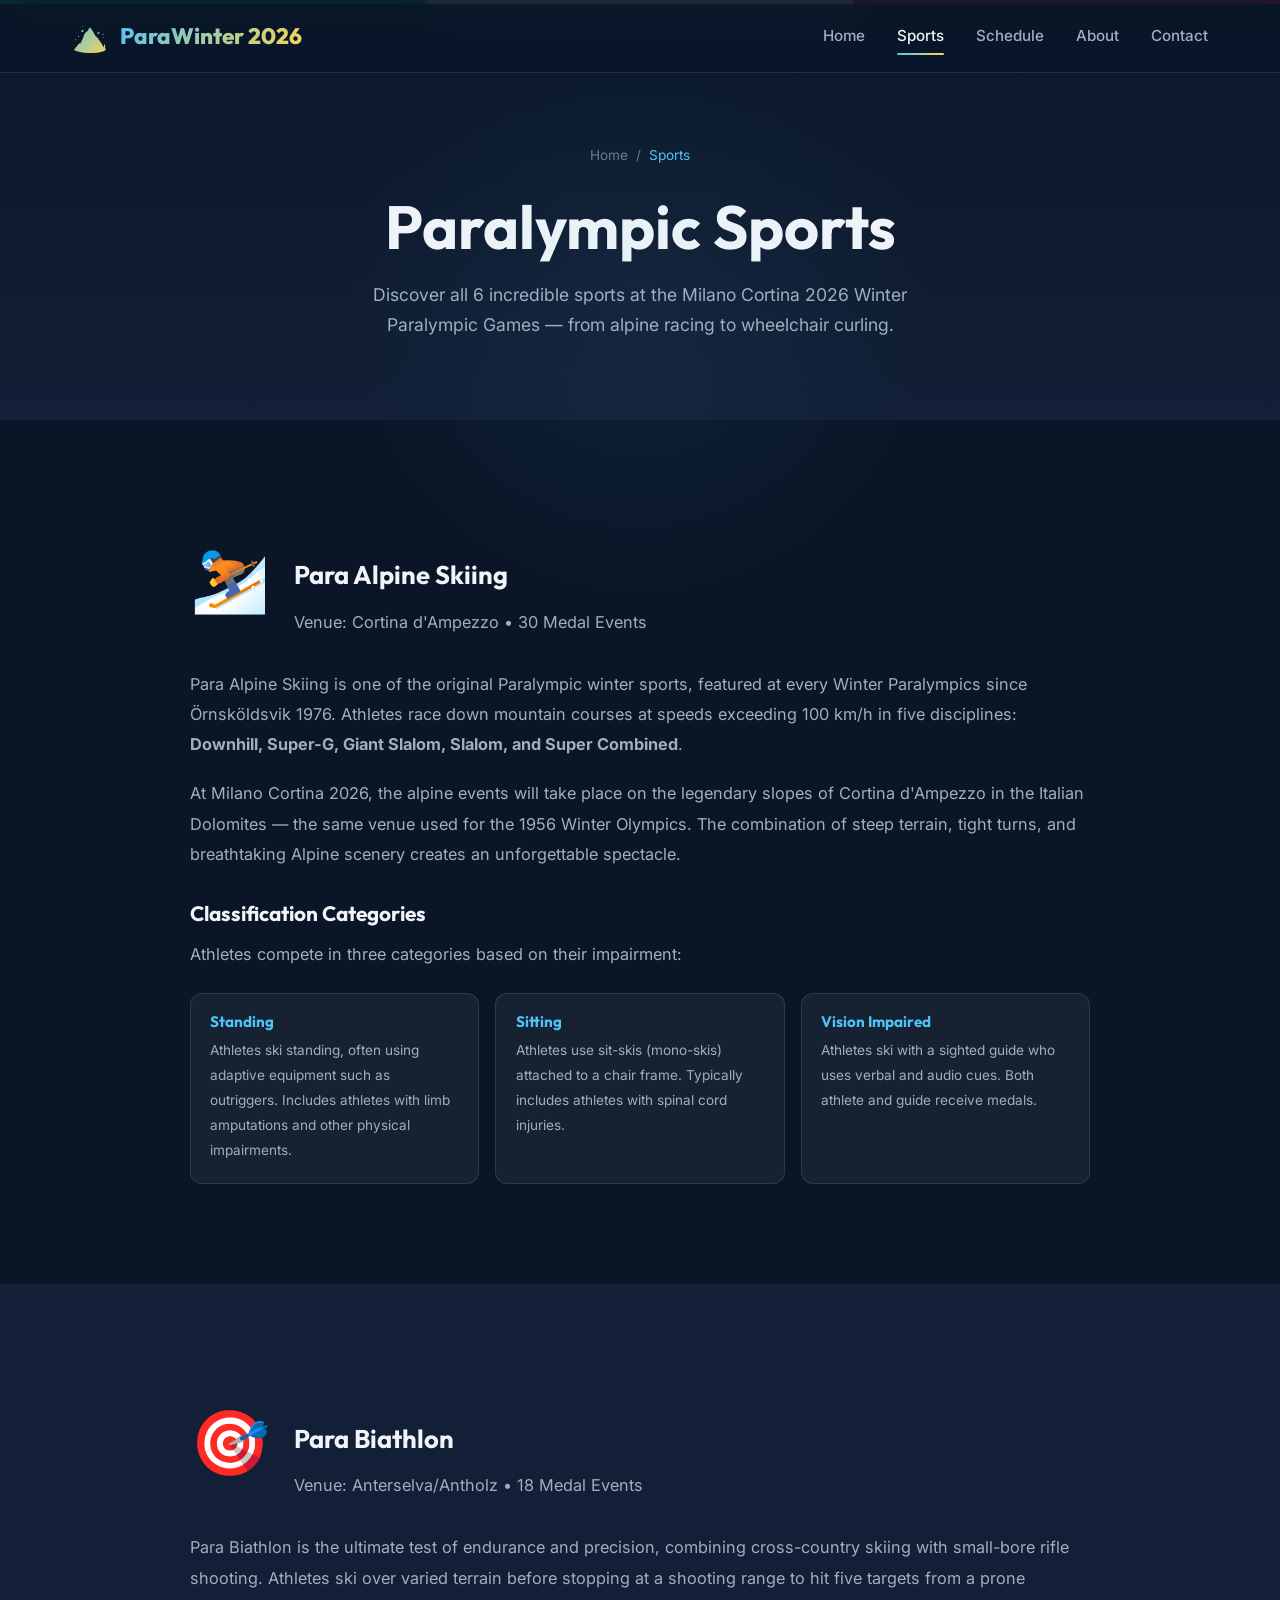
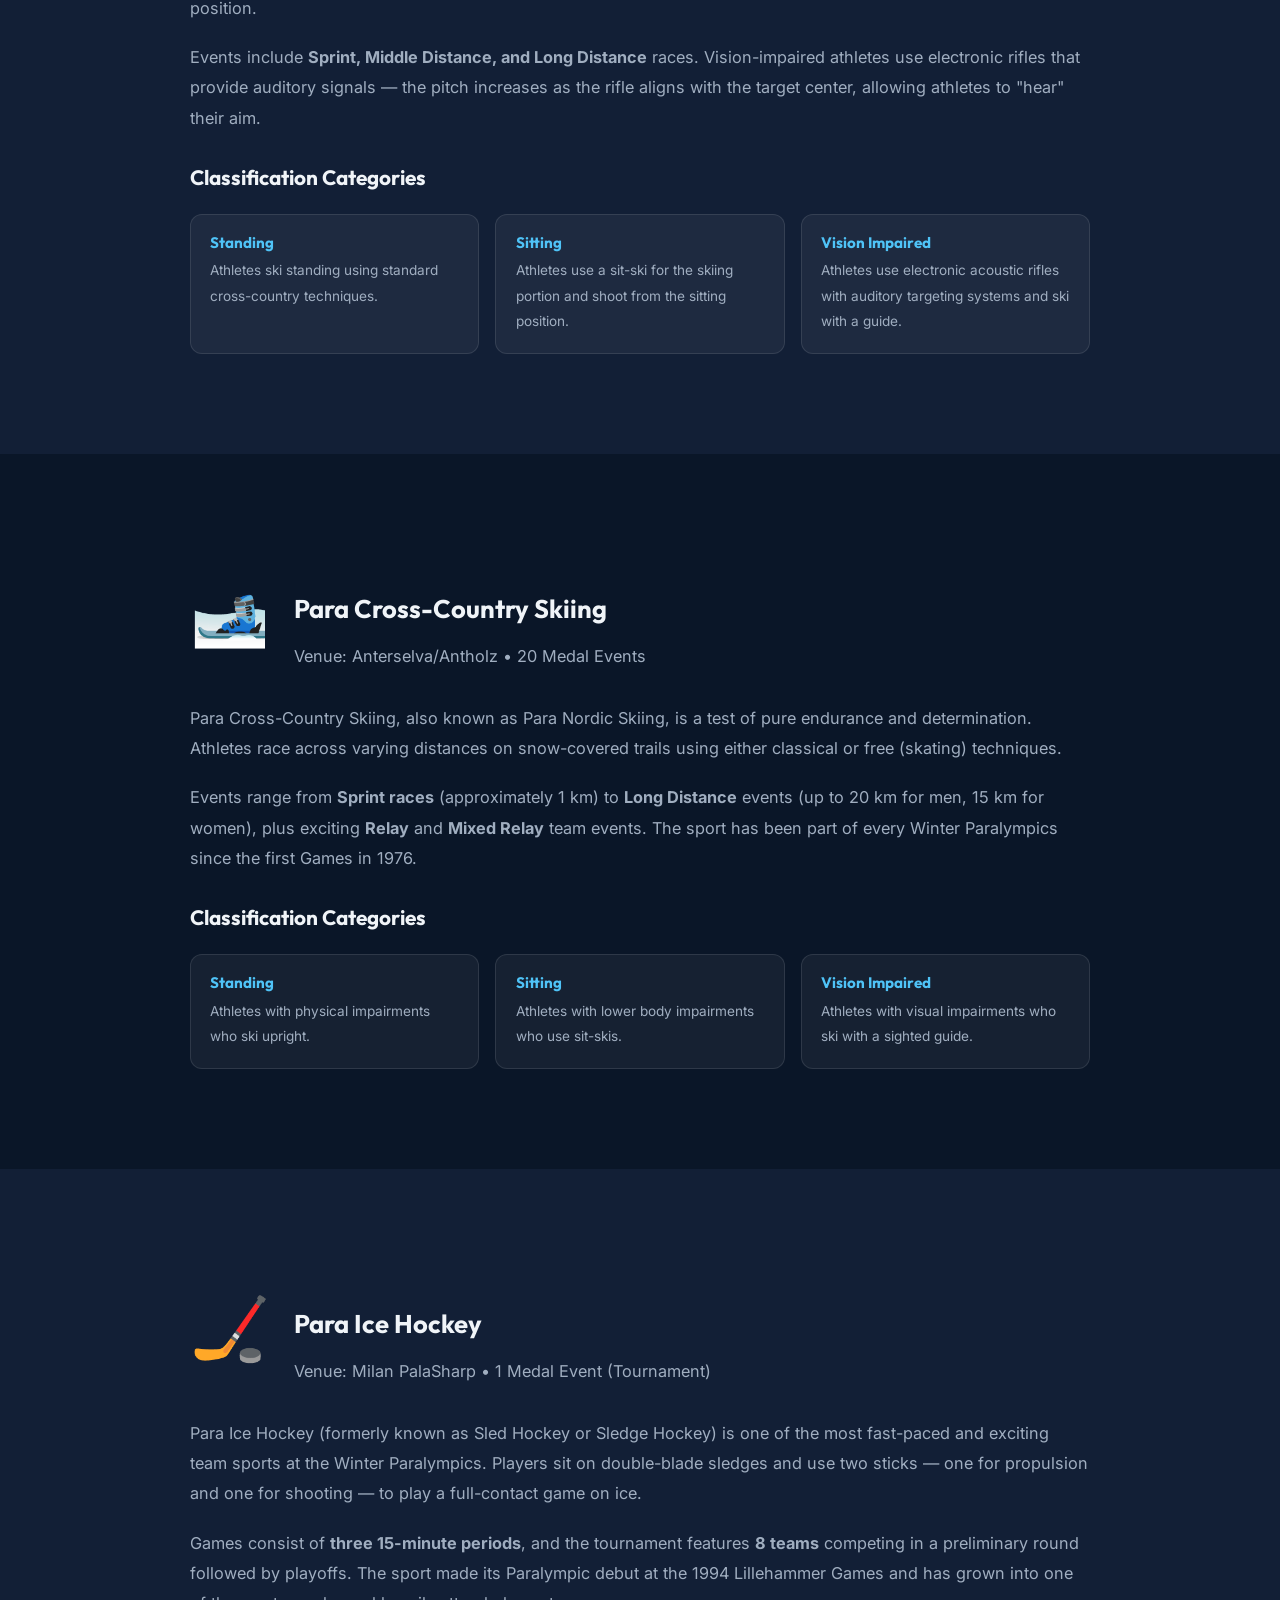
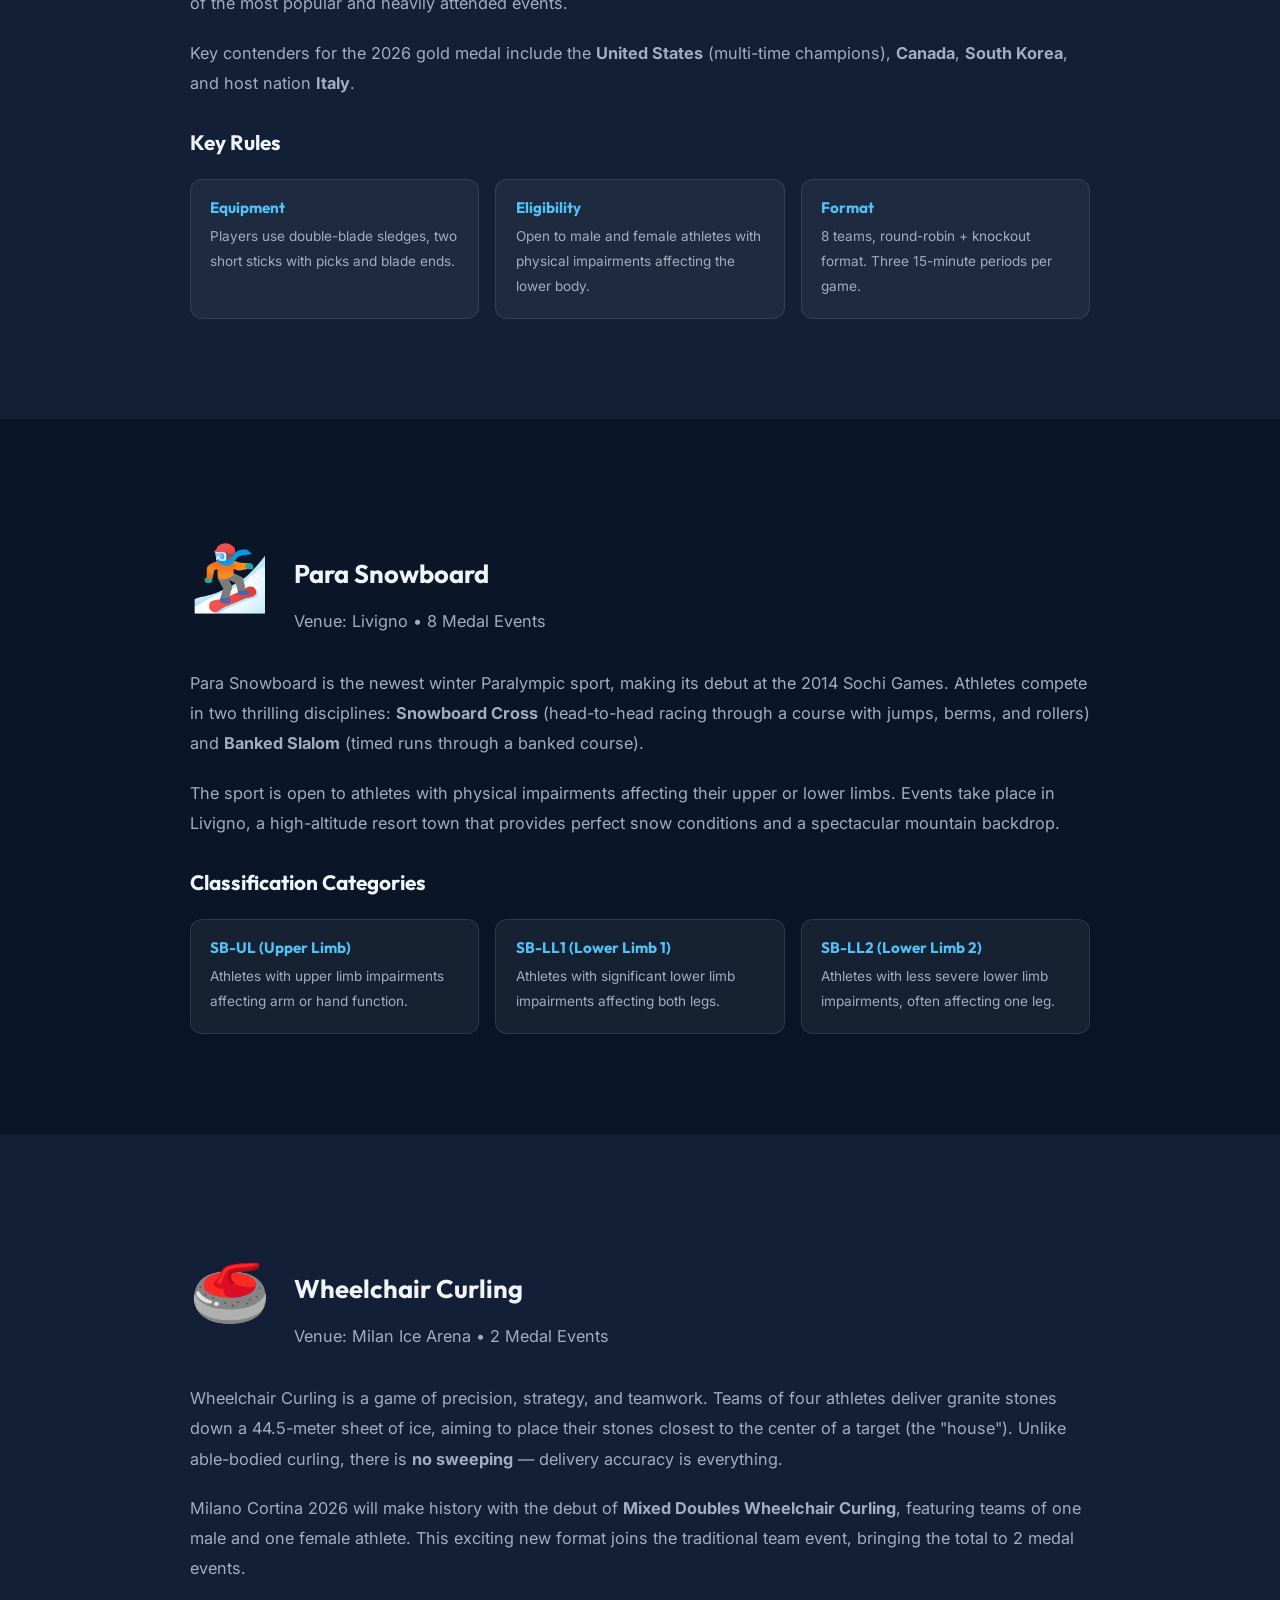
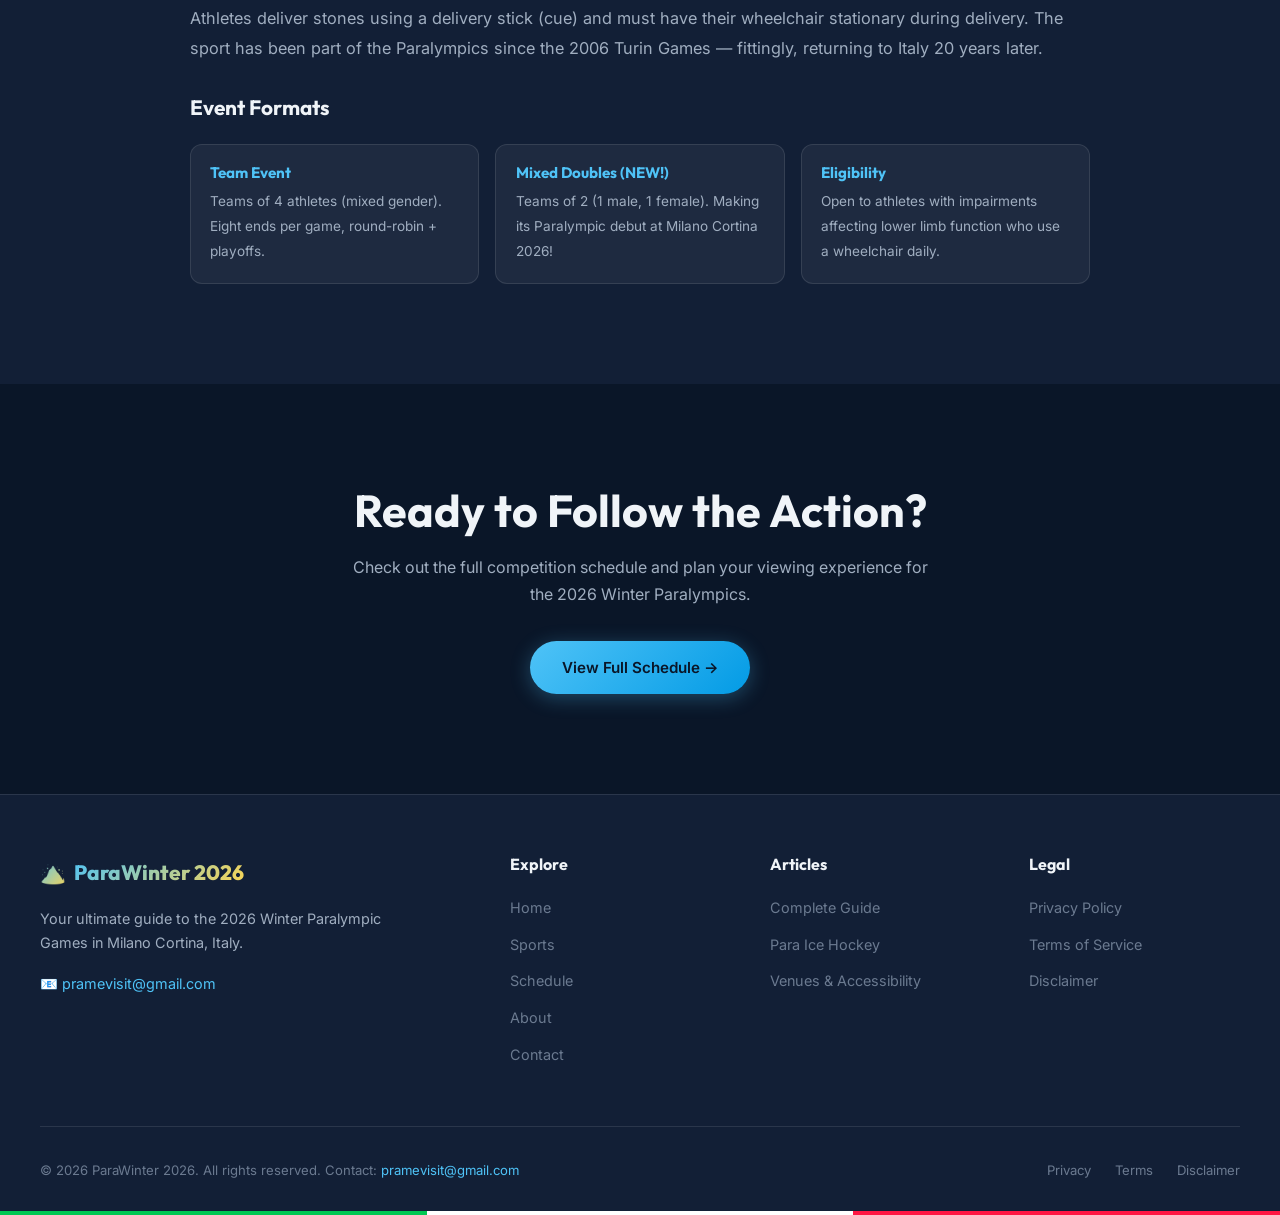
<file: sports.html>
<!DOCTYPE html>
<html lang="en">

<head>
    <meta charset="UTF-8">
    <meta name="viewport" content="width=device-width, initial-scale=1.0">
    <title>All 6 Sports — 2026 Winter Paralympics | ParaWinter 2026</title>
    <meta name="description"
        content="Explore all 6 sports at the 2026 Winter Paralympics in Milano Cortina: Para Alpine Skiing, Para Biathlon, Para Cross-Country Skiing, Para Ice Hockey, Para Snowboard, and Wheelchair Curling.">
    <meta name="keywords"
        content="2026 Winter Paralympics sports, Para Alpine Skiing, Para Biathlon, Para Cross-Country Skiing, Para Ice Hockey, Para Snowboard, Wheelchair Curling, Paralympic classification">
    <meta name="robots" content="index, follow">
    <link rel="canonical" href="https://parawinter2026.com/sports.html">
    <meta property="og:title" content="All 6 Sports at the 2026 Winter Paralympics">
    <meta property="og:description" content="Complete guide to every Paralympic sport at Milano Cortina 2026.">
    <meta property="og:type" content="website">
    <link rel="stylesheet" href="style.css">

    <!-- Google AdSense -->
    <script async src="https://pagead2.googlesyndication.com/pagead/js/adsbygoogle.js?client=ca-pub-6546957481428602"
        crossorigin="anonymous"></script>
</head>

<body>
    <div class="italian-stripe"></div>
    <nav class="navbar" id="navbar">
        <div class="nav-container">
            <a href="index.html" class="nav-logo">
                <span class="nav-logo-icon">🏔️</span>
                <span>ParaWinter 2026</span>
            </a>
            <div class="nav-links" id="navLinks">
                <a href="index.html">Home</a>
                <a href="sports.html" class="active">Sports</a>
                <a href="schedule.html">Schedule</a>
                <a href="about.html">About</a>
                <a href="contact.html">Contact</a>
            </div>
            <button class="hamburger" id="hamburger" aria-label="Toggle navigation menu">
                <span></span><span></span><span></span>
            </button>
        </div>
    </nav>
    <div class="nav-overlay" id="navOverlay"></div>

    <section class="page-hero">
        <div class="breadcrumb">
            <a href="index.html">Home</a>
            <span>/</span>
            <span class="current">Sports</span>
        </div>
        <h1>Paralympic <span class="highlight">Sports</span></h1>
        <p>Discover all 6 incredible sports at the Milano Cortina 2026 Winter Paralympic Games — from alpine racing to
            wheelchair curling.</p>
    </section>

    <!-- Para Alpine Skiing -->
    <section class="section" id="alpine">
        <div class="container">
            <div class="article-content" style="max-width:900px; padding:0;">
                <div class="sport-detail-header">
                    <span class="sport-detail-icon">⛷️</span>
                    <div class="sport-detail-info">
                        <h2>Para Alpine Skiing</h2>
                        <p style="margin:0;">Venue: Cortina d'Ampezzo • 30 Medal Events</p>
                    </div>
                </div>
                <p>Para Alpine Skiing is one of the original Paralympic winter sports, featured at every Winter
                    Paralympics since Örnsköldsvik 1976. Athletes race down mountain courses at speeds exceeding 100
                    km/h in five disciplines: <strong>Downhill, Super-G, Giant Slalom, Slalom, and Super
                        Combined</strong>.</p>
                <p>At Milano Cortina 2026, the alpine events will take place on the legendary slopes of Cortina
                    d'Ampezzo in the Italian Dolomites — the same venue used for the 1956 Winter Olympics. The
                    combination of steep terrain, tight turns, and breathtaking Alpine scenery creates an unforgettable
                    spectacle.</p>

                <h3>Classification Categories</h3>
                <p>Athletes compete in three categories based on their impairment:</p>
                <div class="classification-grid">
                    <div class="classification-card">
                        <h4>Standing</h4>
                        <p>Athletes ski standing, often using adaptive equipment such as outriggers. Includes athletes
                            with limb amputations and other physical impairments.</p>
                    </div>
                    <div class="classification-card">
                        <h4>Sitting</h4>
                        <p>Athletes use sit-skis (mono-skis) attached to a chair frame. Typically includes athletes with
                            spinal cord injuries.</p>
                    </div>
                    <div class="classification-card">
                        <h4>Vision Impaired</h4>
                        <p>Athletes ski with a sighted guide who uses verbal and audio cues. Both athlete and guide
                            receive medals.</p>
                    </div>
                </div>
            </div>
        </div>
    </section>

    <!-- Para Biathlon -->
    <section class="section section-dark" id="biathlon">
        <div class="container">
            <div class="article-content" style="max-width:900px; padding:0;">
                <div class="sport-detail-header">
                    <span class="sport-detail-icon">🎯</span>
                    <div class="sport-detail-info">
                        <h2>Para Biathlon</h2>
                        <p style="margin:0;">Venue: Anterselva/Antholz • 18 Medal Events</p>
                    </div>
                </div>
                <p>Para Biathlon is the ultimate test of endurance and precision, combining cross-country skiing with
                    small-bore rifle shooting. Athletes ski over varied terrain before stopping at a shooting range to
                    hit five targets from a prone position.</p>
                <p>Events include <strong>Sprint, Middle Distance, and Long Distance</strong> races. Vision-impaired
                    athletes use electronic rifles that provide auditory signals — the pitch increases as the rifle
                    aligns with the target center, allowing athletes to "hear" their aim.</p>

                <h3>Classification Categories</h3>
                <div class="classification-grid">
                    <div class="classification-card">
                        <h4>Standing</h4>
                        <p>Athletes ski standing using standard cross-country techniques.</p>
                    </div>
                    <div class="classification-card">
                        <h4>Sitting</h4>
                        <p>Athletes use a sit-ski for the skiing portion and shoot from the sitting position.</p>
                    </div>
                    <div class="classification-card">
                        <h4>Vision Impaired</h4>
                        <p>Athletes use electronic acoustic rifles with auditory targeting systems and ski with a guide.
                        </p>
                    </div>
                </div>
            </div>
        </div>
    </section>

    <!-- Para Cross-Country Skiing -->
    <section class="section" id="cross-country">
        <div class="container">
            <div class="article-content" style="max-width:900px; padding:0;">
                <div class="sport-detail-header">
                    <span class="sport-detail-icon">🎿</span>
                    <div class="sport-detail-info">
                        <h2>Para Cross-Country Skiing</h2>
                        <p style="margin:0;">Venue: Anterselva/Antholz • 20 Medal Events</p>
                    </div>
                </div>
                <p>Para Cross-Country Skiing, also known as Para Nordic Skiing, is a test of pure endurance and
                    determination. Athletes race across varying distances on snow-covered trails using either classical
                    or free (skating) techniques.</p>
                <p>Events range from <strong>Sprint races</strong> (approximately 1 km) to <strong>Long
                        Distance</strong> events (up to 20 km for men, 15 km for women), plus exciting
                    <strong>Relay</strong> and <strong>Mixed Relay</strong> team events. The sport has been part of
                    every Winter Paralympics since the first Games in 1976.
                </p>

                <h3>Classification Categories</h3>
                <div class="classification-grid">
                    <div class="classification-card">
                        <h4>Standing</h4>
                        <p>Athletes with physical impairments who ski upright.</p>
                    </div>
                    <div class="classification-card">
                        <h4>Sitting</h4>
                        <p>Athletes with lower body impairments who use sit-skis.</p>
                    </div>
                    <div class="classification-card">
                        <h4>Vision Impaired</h4>
                        <p>Athletes with visual impairments who ski with a sighted guide.</p>
                    </div>
                </div>
            </div>
        </div>
    </section>

    <!-- Para Ice Hockey -->
    <section class="section section-dark" id="ice-hockey">
        <div class="container">
            <div class="article-content" style="max-width:900px; padding:0;">
                <div class="sport-detail-header">
                    <span class="sport-detail-icon">🏒</span>
                    <div class="sport-detail-info">
                        <h2>Para Ice Hockey</h2>
                        <p style="margin:0;">Venue: Milan PalaSharp • 1 Medal Event (Tournament)</p>
                    </div>
                </div>
                <p>Para Ice Hockey (formerly known as Sled Hockey or Sledge Hockey) is one of the most fast-paced and
                    exciting team sports at the Winter Paralympics. Players sit on double-blade sledges and use two
                    sticks — one for propulsion and one for shooting — to play a full-contact game on ice.</p>
                <p>Games consist of <strong>three 15-minute periods</strong>, and the tournament features <strong>8
                        teams</strong> competing in a preliminary round followed by playoffs. The sport made its
                    Paralympic debut at the 1994 Lillehammer Games and has grown into one of the most popular and
                    heavily attended events.</p>
                <p>Key contenders for the 2026 gold medal include the <strong>United States</strong> (multi-time
                    champions), <strong>Canada</strong>, <strong>South Korea</strong>, and host nation
                    <strong>Italy</strong>.
                </p>

                <h3>Key Rules</h3>
                <div class="classification-grid">
                    <div class="classification-card">
                        <h4>Equipment</h4>
                        <p>Players use double-blade sledges, two short sticks with picks and blade ends.</p>
                    </div>
                    <div class="classification-card">
                        <h4>Eligibility</h4>
                        <p>Open to male and female athletes with physical impairments affecting the lower body.</p>
                    </div>
                    <div class="classification-card">
                        <h4>Format</h4>
                        <p>8 teams, round-robin + knockout format. Three 15-minute periods per game.</p>
                    </div>
                </div>
            </div>
        </div>
    </section>

    <!-- Para Snowboard -->
    <section class="section" id="snowboard">
        <div class="container">
            <div class="article-content" style="max-width:900px; padding:0;">
                <div class="sport-detail-header">
                    <span class="sport-detail-icon">🏂</span>
                    <div class="sport-detail-info">
                        <h2>Para Snowboard</h2>
                        <p style="margin:0;">Venue: Livigno • 8 Medal Events</p>
                    </div>
                </div>
                <p>Para Snowboard is the newest winter Paralympic sport, making its debut at the 2014 Sochi Games.
                    Athletes compete in two thrilling disciplines: <strong>Snowboard Cross</strong> (head-to-head racing
                    through a course with jumps, berms, and rollers) and <strong>Banked Slalom</strong> (timed runs
                    through a banked course).</p>
                <p>The sport is open to athletes with physical impairments affecting their upper or lower limbs. Events
                    take place in Livigno, a high-altitude resort town that provides perfect snow conditions and a
                    spectacular mountain backdrop.</p>

                <h3>Classification Categories</h3>
                <div class="classification-grid">
                    <div class="classification-card">
                        <h4>SB-UL (Upper Limb)</h4>
                        <p>Athletes with upper limb impairments affecting arm or hand function.</p>
                    </div>
                    <div class="classification-card">
                        <h4>SB-LL1 (Lower Limb 1)</h4>
                        <p>Athletes with significant lower limb impairments affecting both legs.</p>
                    </div>
                    <div class="classification-card">
                        <h4>SB-LL2 (Lower Limb 2)</h4>
                        <p>Athletes with less severe lower limb impairments, often affecting one leg.</p>
                    </div>
                </div>
            </div>
        </div>
    </section>

    <!-- Wheelchair Curling -->
    <section class="section section-dark" id="curling">
        <div class="container">
            <div class="article-content" style="max-width:900px; padding:0;">
                <div class="sport-detail-header">
                    <span class="sport-detail-icon">🥌</span>
                    <div class="sport-detail-info">
                        <h2>Wheelchair Curling</h2>
                        <p style="margin:0;">Venue: Milan Ice Arena • 2 Medal Events</p>
                    </div>
                </div>
                <p>Wheelchair Curling is a game of precision, strategy, and teamwork. Teams of four athletes deliver
                    granite stones down a 44.5-meter sheet of ice, aiming to place their stones closest to the center of
                    a target (the "house"). Unlike able-bodied curling, there is <strong>no sweeping</strong> — delivery
                    accuracy is everything.</p>
                <p>Milano Cortina 2026 will make history with the debut of <strong>Mixed Doubles Wheelchair
                        Curling</strong>, featuring teams of one male and one female athlete. This exciting new format
                    joins the traditional team event, bringing the total to 2 medal events.</p>
                <p>Athletes deliver stones using a delivery stick (cue) and must have their wheelchair stationary during
                    delivery. The sport has been part of the Paralympics since the 2006 Turin Games — fittingly,
                    returning to Italy 20 years later.</p>

                <h3>Event Formats</h3>
                <div class="classification-grid">
                    <div class="classification-card">
                        <h4>Team Event</h4>
                        <p>Teams of 4 athletes (mixed gender). Eight ends per game, round-robin + playoffs.</p>
                    </div>
                    <div class="classification-card">
                        <h4>Mixed Doubles (NEW!)</h4>
                        <p>Teams of 2 (1 male, 1 female). Making its Paralympic debut at Milano Cortina 2026!</p>
                    </div>
                    <div class="classification-card">
                        <h4>Eligibility</h4>
                        <p>Open to athletes with impairments affecting lower limb function who use a wheelchair daily.
                        </p>
                    </div>
                </div>
            </div>
        </div>
    </section>

    <!-- CTA -->
    <section class="section">
        <div class="container" style="text-align:center;">
            <h2 class="animate-on-scroll">Ready to Follow the Action?</h2>
            <p class="animate-on-scroll" style="max-width:600px; margin:1rem auto 2rem;">Check out the full competition
                schedule and plan your viewing experience for the 2026 Winter Paralympics.</p>
            <a href="schedule.html" class="btn btn-primary animate-on-scroll">View Full Schedule →</a>
        </div>
    </section>

    <footer class="footer">
        <div class="footer-grid">
            <div class="footer-brand">
                <div class="footer-logo"><span>🏔️</span> <span>ParaWinter 2026</span></div>
                <p>Your ultimate guide to the 2026 Winter Paralympic Games in Milano Cortina, Italy.</p>
                <p style="margin-top:1rem;">📧 <a href="mailto:pramevisit@gmail.com">pramevisit@gmail.com</a></p>
            </div>
            <div class="footer-column">
                <h4>Explore</h4>
                <ul>
                    <li><a href="index.html">Home</a></li>
                    <li><a href="sports.html">Sports</a></li>
                    <li><a href="schedule.html">Schedule</a></li>
                    <li><a href="about.html">About</a></li>
                    <li><a href="contact.html">Contact</a></li>
                </ul>
            </div>
            <div class="footer-column">
                <h4>Articles</h4>
                <ul>
                    <li><a href="article-complete-guide-2026-winter-paralympics.html">Complete Guide</a></li>
                    <li><a href="article-para-ice-hockey-guide.html">Para Ice Hockey</a></li>
                    <li><a href="article-accessibility-venues.html">Venues & Accessibility</a></li>
                </ul>
            </div>
            <div class="footer-column">
                <h4>Legal</h4>
                <ul>
                    <li><a href="privacy-policy.html">Privacy Policy</a></li>
                    <li><a href="terms.html">Terms of Service</a></li>
                    <li><a href="disclaimer.html">Disclaimer</a></li>
                </ul>
            </div>
        </div>
        <div class="footer-bottom">
            <p>&copy; 2026 ParaWinter 2026. All rights reserved. Contact: <a
                    href="mailto:pramevisit@gmail.com">pramevisit@gmail.com</a></p>
            <div class="footer-bottom-links">
                <a href="privacy-policy.html">Privacy</a>
                <a href="terms.html">Terms</a>
                <a href="disclaimer.html">Disclaimer</a>
            </div>
        </div>
    </footer>
    <div class="italian-stripe"></div>
    <button class="back-to-top" id="backToTop" aria-label="Back to top">↑</button>
    <script src="script.js"></script>
</body>

</html>
</file>
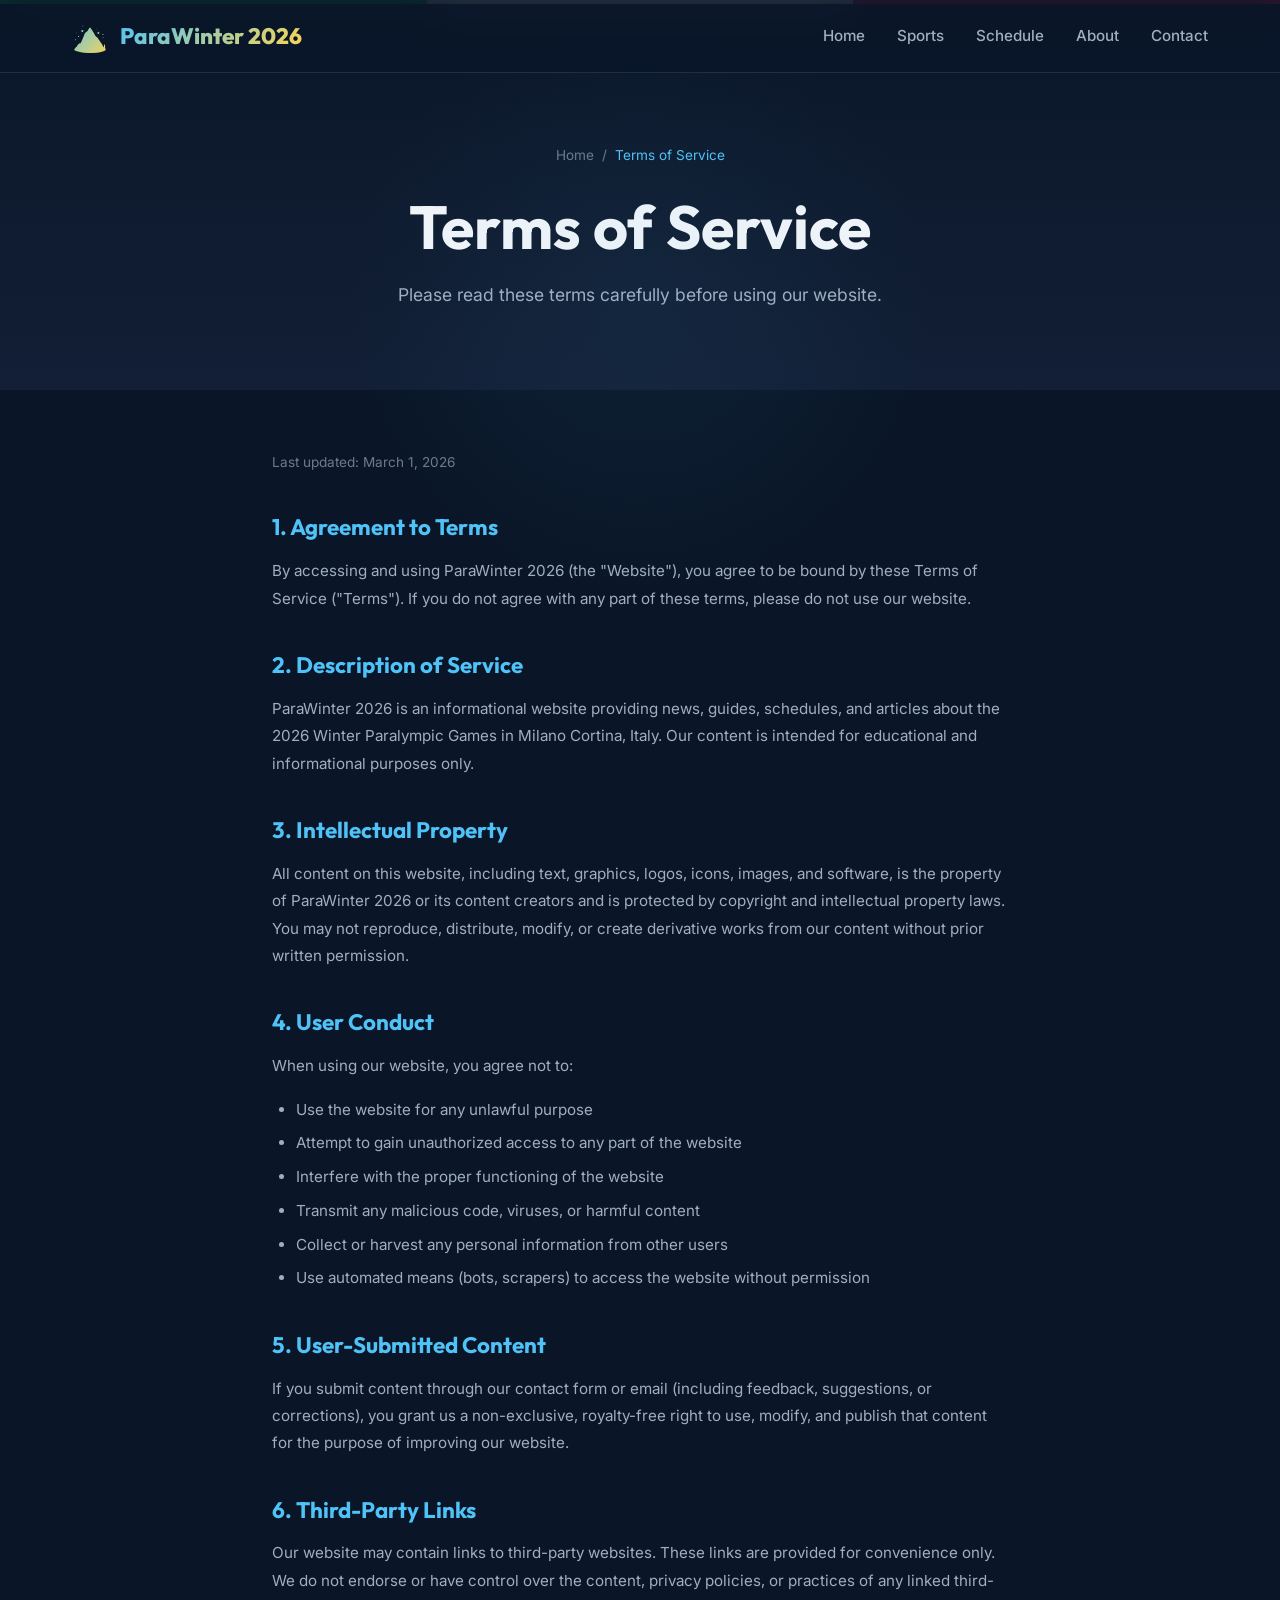
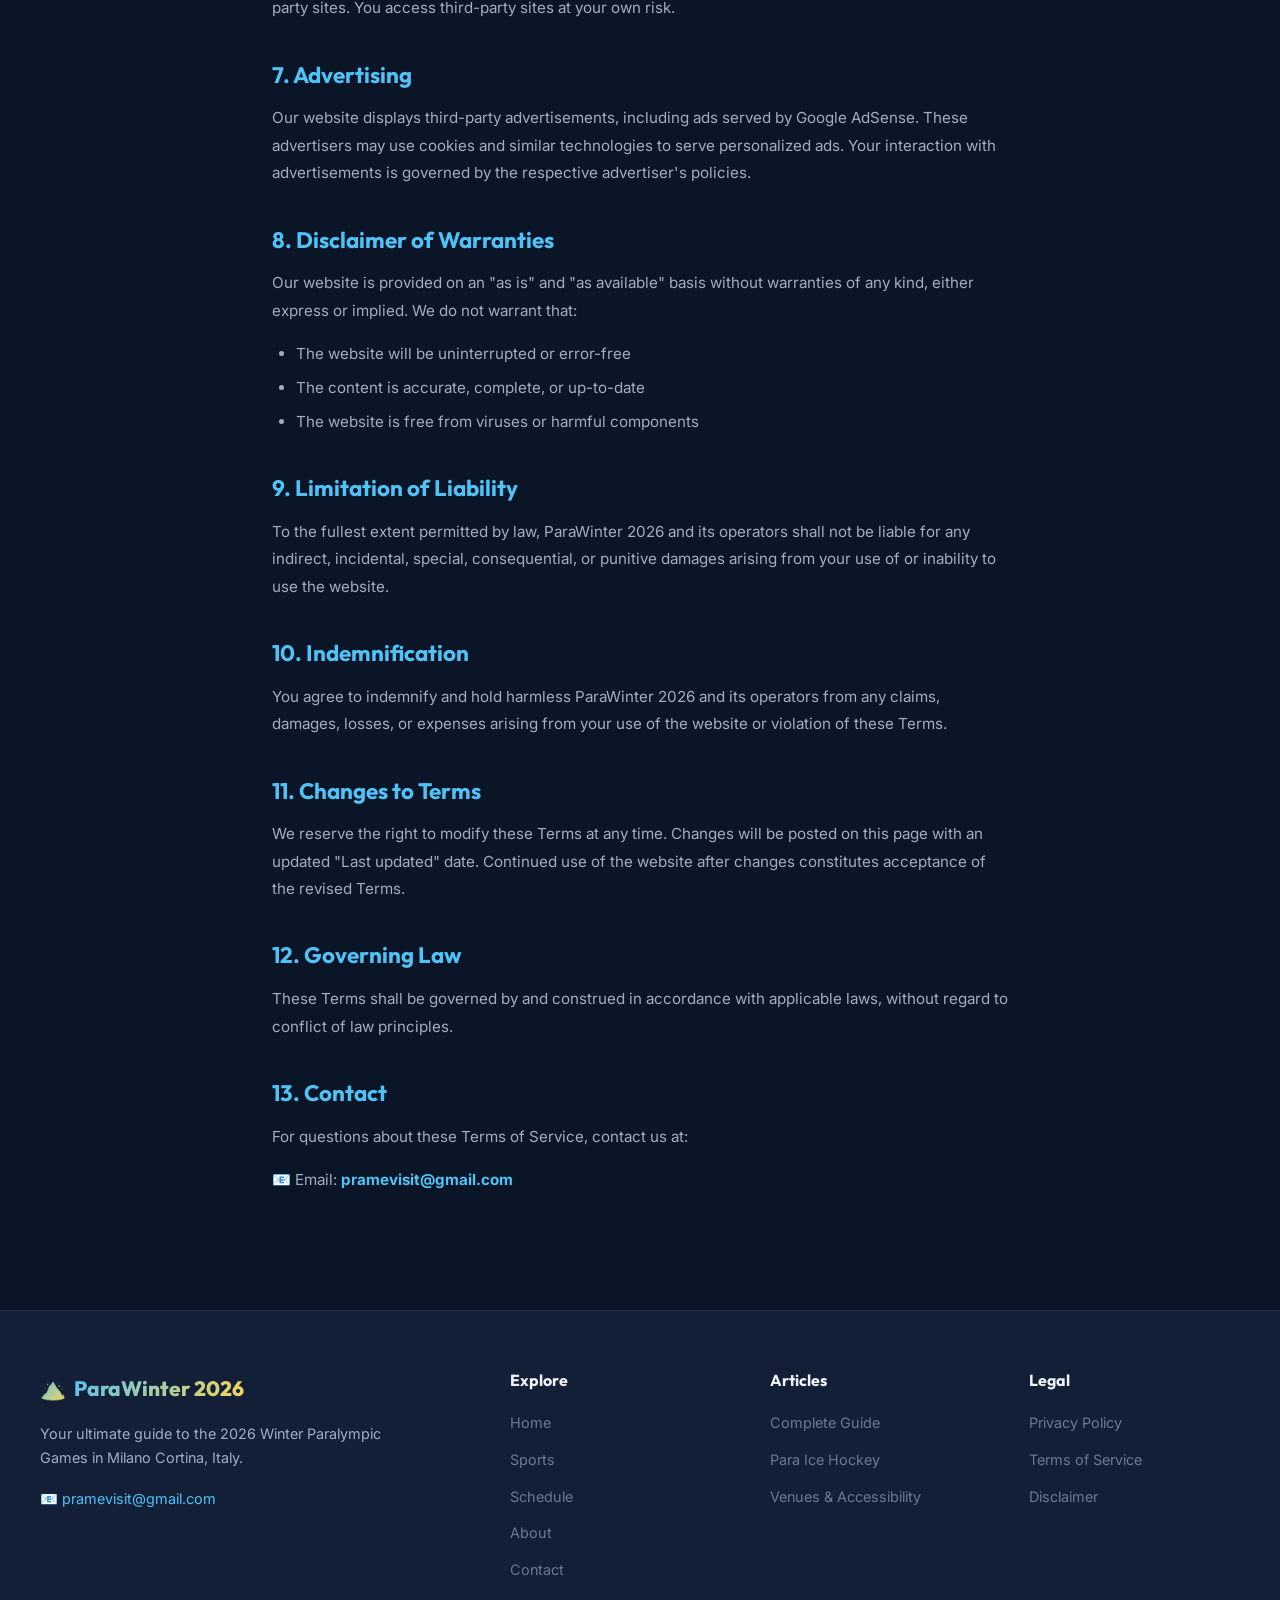
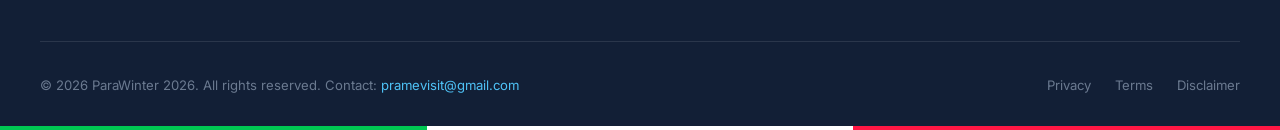
<file: terms.html>
<!DOCTYPE html>
<html lang="en">

<head>
    <meta charset="UTF-8">
    <meta name="viewport" content="width=device-width, initial-scale=1.0">
    <title>Terms of Service — ParaWinter 2026</title>
    <meta name="description"
        content="Terms of Service for ParaWinter 2026. Read the terms and conditions governing your use of our website.">
    <meta name="robots" content="index, follow">
    <link rel="canonical" href="https://parawinter2026.com/terms.html">
    <link rel="stylesheet" href="style.css">

    <!-- Google AdSense -->
    <script async src="https://pagead2.googlesyndication.com/pagead/js/adsbygoogle.js?client=ca-pub-6546957481428602"
        crossorigin="anonymous"></script>
</head>

<body>
    <div class="italian-stripe"></div>
    <nav class="navbar" id="navbar">
        <div class="nav-container">
            <a href="index.html" class="nav-logo"><span class="nav-logo-icon">🏔️</span><span>ParaWinter 2026</span></a>
            <div class="nav-links" id="navLinks">
                <a href="index.html">Home</a><a href="sports.html">Sports</a><a href="schedule.html">Schedule</a><a
                    href="about.html">About</a><a href="contact.html">Contact</a>
            </div>
            <button class="hamburger" id="hamburger"
                aria-label="Toggle navigation menu"><span></span><span></span><span></span></button>
        </div>
    </nav>
    <div class="nav-overlay" id="navOverlay"></div>

    <section class="page-hero">
        <div class="breadcrumb"><a href="index.html">Home</a><span>/</span><span class="current">Terms of Service</span>
        </div>
        <h1>Terms of <span class="highlight">Service</span></h1>
        <p>Please read these terms carefully before using our website.</p>
    </section>

    <div class="legal-content">
        <p class="last-updated">Last updated: March 1, 2026</p>

        <h2>1. Agreement to Terms</h2>
        <p>By accessing and using ParaWinter 2026 (the "Website"), you agree to be bound by these Terms of Service
            ("Terms"). If you do not agree with any part of these terms, please do not use our website.</p>

        <h2>2. Description of Service</h2>
        <p>ParaWinter 2026 is an informational website providing news, guides, schedules, and articles about the 2026
            Winter Paralympic Games in Milano Cortina, Italy. Our content is intended for educational and informational
            purposes only.</p>

        <h2>3. Intellectual Property</h2>
        <p>All content on this website, including text, graphics, logos, icons, images, and software, is the property of
            ParaWinter 2026 or its content creators and is protected by copyright and intellectual property laws. You
            may not reproduce, distribute, modify, or create derivative works from our content without prior written
            permission.</p>

        <h2>4. User Conduct</h2>
        <p>When using our website, you agree not to:</p>
        <ul>
            <li>Use the website for any unlawful purpose</li>
            <li>Attempt to gain unauthorized access to any part of the website</li>
            <li>Interfere with the proper functioning of the website</li>
            <li>Transmit any malicious code, viruses, or harmful content</li>
            <li>Collect or harvest any personal information from other users</li>
            <li>Use automated means (bots, scrapers) to access the website without permission</li>
        </ul>

        <h2>5. User-Submitted Content</h2>
        <p>If you submit content through our contact form or email (including feedback, suggestions, or corrections),
            you grant us a non-exclusive, royalty-free right to use, modify, and publish that content for the purpose of
            improving our website.</p>

        <h2>6. Third-Party Links</h2>
        <p>Our website may contain links to third-party websites. These links are provided for convenience only. We do
            not endorse or have control over the content, privacy policies, or practices of any linked third-party
            sites. You access third-party sites at your own risk.</p>

        <h2>7. Advertising</h2>
        <p>Our website displays third-party advertisements, including ads served by Google AdSense. These advertisers
            may use cookies and similar technologies to serve personalized ads. Your interaction with advertisements is
            governed by the respective advertiser's policies.</p>

        <h2>8. Disclaimer of Warranties</h2>
        <p>Our website is provided on an "as is" and "as available" basis without warranties of any kind, either express
            or implied. We do not warrant that:</p>
        <ul>
            <li>The website will be uninterrupted or error-free</li>
            <li>The content is accurate, complete, or up-to-date</li>
            <li>The website is free from viruses or harmful components</li>
        </ul>

        <h2>9. Limitation of Liability</h2>
        <p>To the fullest extent permitted by law, ParaWinter 2026 and its operators shall not be liable for any
            indirect, incidental, special, consequential, or punitive damages arising from your use of or inability to
            use the website.</p>

        <h2>10. Indemnification</h2>
        <p>You agree to indemnify and hold harmless ParaWinter 2026 and its operators from any claims, damages, losses,
            or expenses arising from your use of the website or violation of these Terms.</p>

        <h2>11. Changes to Terms</h2>
        <p>We reserve the right to modify these Terms at any time. Changes will be posted on this page with an updated
            "Last updated" date. Continued use of the website after changes constitutes acceptance of the revised Terms.
        </p>

        <h2>12. Governing Law</h2>
        <p>These Terms shall be governed by and construed in accordance with applicable laws, without regard to conflict
            of law principles.</p>

        <h2>13. Contact</h2>
        <p>For questions about these Terms of Service, contact us at:</p>
        <p>📧 Email: <a href="mailto:pramevisit@gmail.com"><strong>pramevisit@gmail.com</strong></a></p>
    </div>

    <footer class="footer">
        <div class="footer-grid">
            <div class="footer-brand">
                <div class="footer-logo"><span>🏔️</span> <span>ParaWinter 2026</span></div>
                <p>Your ultimate guide to the 2026 Winter Paralympic Games in Milano Cortina, Italy.</p>
                <p style="margin-top:1rem;">📧 <a href="mailto:pramevisit@gmail.com">pramevisit@gmail.com</a></p>
            </div>
            <div class="footer-column">
                <h4>Explore</h4>
                <ul>
                    <li><a href="index.html">Home</a></li>
                    <li><a href="sports.html">Sports</a></li>
                    <li><a href="schedule.html">Schedule</a></li>
                    <li><a href="about.html">About</a></li>
                    <li><a href="contact.html">Contact</a></li>
                </ul>
            </div>
            <div class="footer-column">
                <h4>Articles</h4>
                <ul>
                    <li><a href="article-complete-guide-2026-winter-paralympics.html">Complete Guide</a></li>
                    <li><a href="article-para-ice-hockey-guide.html">Para Ice Hockey</a></li>
                    <li><a href="article-accessibility-venues.html">Venues & Accessibility</a></li>
                </ul>
            </div>
            <div class="footer-column">
                <h4>Legal</h4>
                <ul>
                    <li><a href="privacy-policy.html">Privacy Policy</a></li>
                    <li><a href="terms.html">Terms of Service</a></li>
                    <li><a href="disclaimer.html">Disclaimer</a></li>
                </ul>
            </div>
        </div>
        <div class="footer-bottom">
            <p>&copy; 2026 ParaWinter 2026. All rights reserved. Contact: <a
                    href="mailto:pramevisit@gmail.com">pramevisit@gmail.com</a></p>
            <div class="footer-bottom-links"><a href="privacy-policy.html">Privacy</a><a href="terms.html">Terms</a><a
                    href="disclaimer.html">Disclaimer</a></div>
        </div>
    </footer>
    <div class="italian-stripe"></div>
    <button class="back-to-top" id="backToTop" aria-label="Back to top">↑</button>
    <script src="script.js"></script>
</body>

</html>
</file>
<file: style.css>
/* ============================================
   ParaWinter 2026 — Milano Cortina Paralympic Games Hub
   Design System & Styles
   ============================================ */

/* --- Google Fonts --- */
@import url('https://fonts.googleapis.com/css2?family=Inter:wght@300;400;500;600;700&family=Outfit:wght@400;500;600;700;800;900&display=swap');

/* --- CSS Variables --- */
:root {
  --primary: #0A1628;
  --primary-light: #121F36;
  --primary-lighter: #1A2942;
  --secondary: #4FC3F7;
  --secondary-dark: #039BE5;
  --accent-gold: #FFD54F;
  --accent-gold-dark: #FFC107;
  --italian-green: #00C853;
  --italian-red: #FF1744;
  --italian-white: #FFFFFF;
  --snow-white: #F0F4F8;
  --text-primary: #E8EAF0;
  --text-secondary: #A0AEC0;
  --text-muted: #6B7A90;
  --glass-bg: rgba(255, 255, 255, 0.05);
  --glass-border: rgba(255, 255, 255, 0.1);
  --glass-shadow: 0 8px 32px rgba(0, 0, 0, 0.3);
  --card-hover-shadow: 0 12px 40px rgba(79, 195, 247, 0.15);
  --transition-fast: 0.2s ease;
  --transition-base: 0.3s ease;
  --transition-slow: 0.5s ease;
  --border-radius-sm: 8px;
  --border-radius-md: 12px;
  --border-radius-lg: 16px;
  --border-radius-xl: 24px;
  --max-width: 1200px;
  --nav-height: 72px;
  --font-heading: 'Outfit', sans-serif;
  --font-body: 'Inter', sans-serif;
}

/* --- Reset --- */
*,
*::before,
*::after {
  margin: 0;
  padding: 0;
  box-sizing: border-box;
}

html {
  scroll-behavior: smooth;
  font-size: 16px;
}

body {
  font-family: var(--font-body);
  background-color: var(--primary);
  color: var(--text-primary);
  line-height: 1.7;
  overflow-x: hidden;
  min-height: 100vh;
}

a {
  text-decoration: none;
  color: var(--secondary);
  transition: color var(--transition-fast);
}

a:hover {
  color: var(--accent-gold);
}

img {
  max-width: 100%;
  height: auto;
  display: block;
}

ul, ol {
  list-style: none;
}

h1, h2, h3, h4, h5, h6 {
  font-family: var(--font-heading);
  font-weight: 700;
  line-height: 1.2;
  color: var(--snow-white);
}

h1 { font-size: clamp(2.2rem, 5vw, 3.8rem); }
h2 { font-size: clamp(1.8rem, 4vw, 2.8rem); }
h3 { font-size: clamp(1.3rem, 3vw, 1.8rem); }
h4 { font-size: clamp(1.1rem, 2.5vw, 1.4rem); }

p {
  color: var(--text-secondary);
  margin-bottom: 1rem;
}

/* --- Italian Flag Stripe --- */
.italian-stripe {
  height: 4px;
  background: linear-gradient(90deg, var(--italian-green) 33.33%, var(--italian-white) 33.33%, var(--italian-white) 66.66%, var(--italian-red) 66.66%);
  width: 100%;
}

/* ============================================
   NAVIGATION
   ============================================ */
.navbar {
  position: fixed;
  top: 0;
  left: 0;
  width: 100%;
  z-index: 1000;
  background: rgba(10, 22, 40, 0.85);
  backdrop-filter: blur(20px);
  -webkit-backdrop-filter: blur(20px);
  border-bottom: 1px solid var(--glass-border);
  transition: all var(--transition-base);
}

.navbar.scrolled {
  background: rgba(10, 22, 40, 0.95);
  box-shadow: 0 4px 30px rgba(0, 0, 0, 0.4);
}

.nav-container {
  max-width: var(--max-width);
  margin: 0 auto;
  display: flex;
  align-items: center;
  justify-content: space-between;
  padding: 0 2rem;
  height: var(--nav-height);
}

.nav-logo {
  display: flex;
  align-items: center;
  gap: 12px;
  font-family: var(--font-heading);
  font-weight: 800;
  font-size: 1.4rem;
  color: var(--snow-white);
  text-decoration: none;
}

.nav-logo:hover {
  color: var(--snow-white);
}

.nav-logo-icon {
  font-size: 1.8rem;
}

.nav-logo span {
  background: linear-gradient(135deg, var(--secondary), var(--accent-gold));
  -webkit-background-clip: text;
  -webkit-text-fill-color: transparent;
  background-clip: text;
}

.nav-links {
  display: flex;
  align-items: center;
  gap: 2rem;
}

.nav-links a {
  color: var(--text-secondary);
  font-weight: 500;
  font-size: 0.95rem;
  position: relative;
  padding: 4px 0;
  transition: color var(--transition-fast);
}

.nav-links a::after {
  content: '';
  position: absolute;
  bottom: -2px;
  left: 0;
  width: 0;
  height: 2px;
  background: linear-gradient(90deg, var(--secondary), var(--accent-gold));
  transition: width var(--transition-base);
  border-radius: 2px;
}

.nav-links a:hover,
.nav-links a.active {
  color: var(--snow-white);
}

.nav-links a:hover::after,
.nav-links a.active::after {
  width: 100%;
}

/* Hamburger */
.hamburger {
  display: none;
  flex-direction: column;
  gap: 5px;
  cursor: pointer;
  background: none;
  border: none;
  padding: 4px;
  z-index: 1001;
}

.hamburger span {
  width: 28px;
  height: 2.5px;
  background: var(--text-primary);
  border-radius: 4px;
  transition: all var(--transition-base);
}

.hamburger.active span:nth-child(1) {
  transform: translateY(7.5px) rotate(45deg);
}

.hamburger.active span:nth-child(2) {
  opacity: 0;
}

.hamburger.active span:nth-child(3) {
  transform: translateY(-7.5px) rotate(-45deg);
}

/* ============================================
   HERO SECTION
   ============================================ */
.hero {
  position: relative;
  min-height: 100vh;
  display: flex;
  align-items: center;
  justify-content: center;
  text-align: center;
  padding: 120px 2rem 80px;
  overflow: hidden;
  background: linear-gradient(180deg, var(--primary) 0%, var(--primary-light) 50%, var(--primary) 100%);
}

.hero-bg-canvas {
  position: absolute;
  top: 0;
  left: 0;
  width: 100%;
  height: 100%;
  z-index: 0;
}

.hero-gradient-overlay {
  position: absolute;
  top: 0;
  left: 0;
  width: 100%;
  height: 100%;
  background: radial-gradient(ellipse at center, rgba(79, 195, 247, 0.08) 0%, transparent 70%);
  z-index: 1;
}

.hero-content {
  position: relative;
  z-index: 2;
  max-width: 900px;
}

.hero-badge {
  display: inline-flex;
  align-items: center;
  gap: 8px;
  background: var(--glass-bg);
  border: 1px solid var(--glass-border);
  border-radius: 50px;
  padding: 8px 20px;
  font-size: 0.85rem;
  font-weight: 500;
  color: var(--accent-gold);
  margin-bottom: 1.5rem;
  backdrop-filter: blur(10px);
}

.hero-badge .pulse-dot {
  width: 8px;
  height: 8px;
  background: var(--italian-green);
  border-radius: 50%;
  animation: pulse 2s infinite;
}

.hero h1 {
  margin-bottom: 1.2rem;
  font-weight: 900;
  letter-spacing: -0.02em;
}

.hero h1 .highlight {
  background: linear-gradient(135deg, var(--secondary), var(--accent-gold));
  -webkit-background-clip: text;
  -webkit-text-fill-color: transparent;
  background-clip: text;
}

.hero-subtitle {
  font-size: clamp(1rem, 2.5vw, 1.25rem);
  color: var(--text-secondary);
  max-width: 650px;
  margin: 0 auto 2.5rem;
  line-height: 1.8;
}

/* Countdown Timer */
.countdown-wrapper {
  margin-bottom: 2.5rem;
}

.countdown-label {
  font-size: 0.85rem;
  color: var(--text-muted);
  text-transform: uppercase;
  letter-spacing: 2px;
  margin-bottom: 1rem;
  font-weight: 600;
}

.countdown {
  display: flex;
  justify-content: center;
  gap: 1rem;
  flex-wrap: wrap;
}

.countdown-item {
  background: var(--glass-bg);
  border: 1px solid var(--glass-border);
  border-radius: var(--border-radius-md);
  padding: 16px 20px;
  min-width: 90px;
  backdrop-filter: blur(10px);
}

.countdown-number {
  font-family: var(--font-heading);
  font-size: 2.2rem;
  font-weight: 800;
  color: var(--secondary);
  line-height: 1;
  display: block;
}

.countdown-unit {
  font-size: 0.75rem;
  color: var(--text-muted);
  text-transform: uppercase;
  letter-spacing: 1px;
  margin-top: 4px;
  display: block;
}

/* Hero Buttons */
.hero-buttons {
  display: flex;
  gap: 1rem;
  justify-content: center;
  flex-wrap: wrap;
}

/* ============================================
   BUTTONS
   ============================================ */
.btn {
  display: inline-flex;
  align-items: center;
  gap: 8px;
  padding: 14px 32px;
  border-radius: 50px;
  font-family: var(--font-body);
  font-weight: 600;
  font-size: 0.95rem;
  cursor: pointer;
  border: none;
  transition: all var(--transition-base);
  text-decoration: none;
}

.btn-primary {
  background: linear-gradient(135deg, var(--secondary), var(--secondary-dark));
  color: var(--primary);
  box-shadow: 0 4px 20px rgba(79, 195, 247, 0.3);
}

.btn-primary:hover {
  transform: translateY(-2px);
  box-shadow: 0 8px 30px rgba(79, 195, 247, 0.5);
  color: var(--primary);
}

.btn-outline {
  background: transparent;
  color: var(--snow-white);
  border: 2px solid var(--glass-border);
}

.btn-outline:hover {
  border-color: var(--secondary);
  background: rgba(79, 195, 247, 0.1);
  color: var(--snow-white);
}

.btn-gold {
  background: linear-gradient(135deg, var(--accent-gold), var(--accent-gold-dark));
  color: var(--primary);
}

.btn-gold:hover {
  transform: translateY(-2px);
  box-shadow: 0 8px 30px rgba(255, 213, 79, 0.4);
  color: var(--primary);
}

/* ============================================
   SECTIONS
   ============================================ */
.section {
  padding: 100px 2rem;
  position: relative;
}

.section-dark {
  background: var(--primary-light);
}

.container {
  max-width: var(--max-width);
  margin: 0 auto;
}

.section-header {
  text-align: center;
  margin-bottom: 4rem;
}

.section-header .section-tag {
  display: inline-block;
  font-size: 0.8rem;
  font-weight: 600;
  text-transform: uppercase;
  letter-spacing: 3px;
  color: var(--secondary);
  margin-bottom: 0.8rem;
}

.section-header h2 {
  margin-bottom: 1rem;
}

.section-header p {
  max-width: 600px;
  margin: 0 auto;
  font-size: 1.05rem;
}

/* ============================================
   GLASSMORPHISM CARDS
   ============================================ */
.glass-card {
  background: var(--glass-bg);
  border: 1px solid var(--glass-border);
  border-radius: var(--border-radius-lg);
  padding: 2rem;
  backdrop-filter: blur(10px);
  -webkit-backdrop-filter: blur(10px);
  transition: all var(--transition-base);
}

.glass-card:hover {
  border-color: rgba(79, 195, 247, 0.3);
  box-shadow: var(--card-hover-shadow);
  transform: translateY(-4px);
}

/* Sport Cards */
.sports-grid {
  display: grid;
  grid-template-columns: repeat(auto-fill, minmax(340px, 1fr));
  gap: 1.5rem;
}

.sport-card {
  position: relative;
  overflow: hidden;
}

.sport-card-icon {
  font-size: 3rem;
  margin-bottom: 1rem;
  display: block;
}

.sport-card h3 {
  margin-bottom: 0.6rem;
  font-size: 1.3rem;
}

.sport-card p {
  font-size: 0.92rem;
  margin-bottom: 1rem;
}

.sport-card .card-link {
  font-weight: 600;
  font-size: 0.9rem;
  display: inline-flex;
  align-items: center;
  gap: 6px;
}

.sport-card .card-link:hover {
  gap: 10px;
}

.sport-card::before {
  content: '';
  position: absolute;
  top: 0;
  left: 0;
  width: 100%;
  height: 3px;
  background: linear-gradient(90deg, var(--secondary), var(--accent-gold));
  opacity: 0;
  transition: opacity var(--transition-base);
}

.sport-card:hover::before {
  opacity: 1;
}

/* Article Cards */
.articles-grid {
  display: grid;
  grid-template-columns: repeat(auto-fill, minmax(350px, 1fr));
  gap: 1.5rem;
}

.article-card {
  display: flex;
  flex-direction: column;
}

.article-card-image {
  width: 100%;
  height: 200px;
  background: linear-gradient(135deg, var(--primary-lighter), var(--primary-light));
  border-radius: var(--border-radius-md);
  margin-bottom: 1.2rem;
  overflow: hidden;
  display: flex;
  align-items: center;
  justify-content: center;
  font-size: 3rem;
}

.article-card-tag {
  display: inline-block;
  font-size: 0.75rem;
  font-weight: 600;
  text-transform: uppercase;
  letter-spacing: 1px;
  color: var(--accent-gold);
  margin-bottom: 0.6rem;
}

.article-card h3 {
  font-size: 1.2rem;
  margin-bottom: 0.6rem;
  transition: color var(--transition-fast);
}

.article-card:hover h3 {
  color: var(--secondary);
}

.article-card p {
  font-size: 0.9rem;
  flex-grow: 1;
}

.article-card-meta {
  display: flex;
  align-items: center;
  gap: 1rem;
  font-size: 0.8rem;
  color: var(--text-muted);
  margin-top: 1rem;
  padding-top: 1rem;
  border-top: 1px solid var(--glass-border);
}

/* Schedule Table */
.schedule-table-wrapper {
  overflow-x: auto;
  border-radius: var(--border-radius-lg);
  border: 1px solid var(--glass-border);
}

.schedule-table {
  width: 100%;
  border-collapse: collapse;
  font-size: 0.92rem;
}

.schedule-table thead {
  background: var(--primary-lighter);
}

.schedule-table th {
  padding: 16px 20px;
  text-align: left;
  font-family: var(--font-heading);
  font-weight: 600;
  color: var(--secondary);
  font-size: 0.85rem;
  text-transform: uppercase;
  letter-spacing: 1px;
  white-space: nowrap;
}

.schedule-table td {
  padding: 14px 20px;
  border-bottom: 1px solid var(--glass-border);
  color: var(--text-secondary);
}

.schedule-table tbody tr {
  transition: background var(--transition-fast);
}

.schedule-table tbody tr:hover {
  background: rgba(79, 195, 247, 0.05);
}

.schedule-table tbody tr:last-child td {
  border-bottom: none;
}

.event-badge {
  display: inline-block;
  padding: 4px 12px;
  border-radius: 50px;
  font-size: 0.78rem;
  font-weight: 600;
}

.event-badge.ceremony {
  background: rgba(255, 213, 79, 0.15);
  color: var(--accent-gold);
}

.event-badge.alpine {
  background: rgba(79, 195, 247, 0.15);
  color: var(--secondary);
}

.event-badge.hockey {
  background: rgba(255, 23, 68, 0.15);
  color: var(--italian-red);
}

.event-badge.curling {
  background: rgba(0, 200, 83, 0.15);
  color: var(--italian-green);
}

.event-badge.biathlon,
.event-badge.cross-country {
  background: rgba(255, 255, 255, 0.1);
  color: var(--text-primary);
}

.event-badge.snowboard {
  background: rgba(156, 39, 176, 0.15);
  color: #CE93D8;
}

/* ============================================
   CONTACT FORM
   ============================================ */
.contact-grid {
  display: grid;
  grid-template-columns: 1fr 1fr;
  gap: 3rem;
}

.contact-info-item {
  display: flex;
  align-items: flex-start;
  gap: 1rem;
  margin-bottom: 2rem;
}

.contact-info-icon {
  font-size: 1.5rem;
  color: var(--secondary);
  min-width: 40px;
  height: 40px;
  display: flex;
  align-items: center;
  justify-content: center;
  background: rgba(79, 195, 247, 0.1);
  border-radius: var(--border-radius-sm);
}

.form-group {
  margin-bottom: 1.5rem;
}

.form-group label {
  display: block;
  font-weight: 600;
  margin-bottom: 0.5rem;
  font-size: 0.9rem;
  color: var(--text-primary);
}

.form-group input,
.form-group textarea,
.form-group select {
  width: 100%;
  padding: 14px 18px;
  background: var(--glass-bg);
  border: 1px solid var(--glass-border);
  border-radius: var(--border-radius-sm);
  color: var(--text-primary);
  font-family: var(--font-body);
  font-size: 0.95rem;
  transition: border-color var(--transition-fast);
  outline: none;
}

.form-group input:focus,
.form-group textarea:focus,
.form-group select:focus {
  border-color: var(--secondary);
  box-shadow: 0 0 0 3px rgba(79, 195, 247, 0.1);
}

.form-group textarea {
  resize: vertical;
  min-height: 140px;
}

/* ============================================
   FOOTER
   ============================================ */
.footer {
  background: var(--primary-light);
  border-top: 1px solid var(--glass-border);
  padding: 60px 2rem 30px;
}

.footer-grid {
  max-width: var(--max-width);
  margin: 0 auto;
  display: grid;
  grid-template-columns: 2fr 1fr 1fr 1fr;
  gap: 3rem;
  margin-bottom: 3rem;
}

.footer-brand {
  max-width: 350px;
}

.footer-logo {
  font-family: var(--font-heading);
  font-weight: 800;
  font-size: 1.3rem;
  color: var(--snow-white);
  margin-bottom: 1rem;
  display: flex;
  align-items: center;
  gap: 8px;
}

.footer-logo span {
  background: linear-gradient(135deg, var(--secondary), var(--accent-gold));
  -webkit-background-clip: text;
  -webkit-text-fill-color: transparent;
  background-clip: text;
}

.footer-brand p {
  font-size: 0.9rem;
  line-height: 1.7;
}

.footer-column h4 {
  font-size: 1rem;
  margin-bottom: 1.2rem;
  color: var(--snow-white);
}

.footer-column ul li {
  margin-bottom: 0.6rem;
}

.footer-column ul li a {
  color: var(--text-muted);
  font-size: 0.9rem;
  transition: color var(--transition-fast);
}

.footer-column ul li a:hover {
  color: var(--secondary);
}

.footer-bottom {
  max-width: var(--max-width);
  margin: 0 auto;
  padding-top: 2rem;
  border-top: 1px solid var(--glass-border);
  display: flex;
  align-items: center;
  justify-content: space-between;
  flex-wrap: wrap;
  gap: 1rem;
}

.footer-bottom p {
  font-size: 0.82rem;
  color: var(--text-muted);
  margin: 0;
}

.footer-bottom-links {
  display: flex;
  gap: 1.5rem;
}

.footer-bottom-links a {
  font-size: 0.82rem;
  color: var(--text-muted);
}

.footer-bottom-links a:hover {
  color: var(--secondary);
}

/* ============================================
   PAGE HERO (inner pages)
   ============================================ */
.page-hero {
  padding: 140px 2rem 80px;
  text-align: center;
  background: linear-gradient(180deg, var(--primary) 0%, var(--primary-light) 100%);
  position: relative;
}

.page-hero::before {
  content: '';
  position: absolute;
  top: 0;
  left: 50%;
  transform: translateX(-50%);
  width: 600px;
  height: 600px;
  background: radial-gradient(circle, rgba(79, 195, 247, 0.06) 0%, transparent 70%);
  pointer-events: none;
}

.page-hero h1 {
  margin-bottom: 1rem;
}

.page-hero p {
  max-width: 600px;
  margin: 0 auto;
  font-size: 1.1rem;
}

.breadcrumb {
  display: flex;
  justify-content: center;
  gap: 8px;
  margin-bottom: 1.5rem;
  font-size: 0.85rem;
}

.breadcrumb a {
  color: var(--text-muted);
}

.breadcrumb span {
  color: var(--text-muted);
}

.breadcrumb .current {
  color: var(--secondary);
}

/* ============================================
   ARTICLE / CONTENT PAGES
   ============================================ */
.article-content {
  max-width: 800px;
  margin: 0 auto;
  padding: 60px 2rem 100px;
}

.article-content h2 {
  margin-top: 2.5rem;
  margin-bottom: 1rem;
  font-size: 1.6rem;
}

.article-content h3 {
  margin-top: 2rem;
  margin-bottom: 0.8rem;
  font-size: 1.3rem;
}

.article-content p {
  margin-bottom: 1.2rem;
  font-size: 1.02rem;
  line-height: 1.85;
}

.article-content ul,
.article-content ol {
  margin-bottom: 1.2rem;
  padding-left: 1.5rem;
}

.article-content ul {
  list-style: disc;
}

.article-content ol {
  list-style: decimal;
}

.article-content li {
  margin-bottom: 0.5rem;
  color: var(--text-secondary);
  line-height: 1.7;
}

.article-content blockquote {
  border-left: 4px solid var(--secondary);
  padding: 1rem 1.5rem;
  margin: 1.5rem 0;
  background: var(--glass-bg);
  border-radius: 0 var(--border-radius-sm) var(--border-radius-sm) 0;
}

.article-content blockquote p {
  font-style: italic;
  color: var(--text-primary);
  margin: 0;
}

.article-meta {
  display: flex;
  align-items: center;
  gap: 1.5rem;
  margin-bottom: 2rem;
  padding-bottom: 2rem;
  border-bottom: 1px solid var(--glass-border);
  color: var(--text-muted);
  font-size: 0.88rem;
  flex-wrap: wrap;
}

.article-meta-item {
  display: flex;
  align-items: center;
  gap: 6px;
}

.article-tag {
  display: inline-block;
  padding: 4px 14px;
  background: rgba(79, 195, 247, 0.1);
  color: var(--secondary);
  border-radius: 50px;
  font-size: 0.78rem;
  font-weight: 600;
}

/* Legal page styles */
.legal-content {
  max-width: 800px;
  margin: 0 auto;
  padding: 60px 2rem 100px;
}

.legal-content h2 {
  margin-top: 2.5rem;
  margin-bottom: 1rem;
  font-size: 1.4rem;
  color: var(--secondary);
}

.legal-content h3 {
  margin-top: 1.5rem;
  margin-bottom: 0.8rem;
}

.legal-content p,
.legal-content li {
  font-size: 0.95rem;
  line-height: 1.8;
  color: var(--text-secondary);
}

.legal-content ul {
  list-style: disc;
  padding-left: 1.5rem;
  margin-bottom: 1rem;
}

.legal-content li {
  margin-bottom: 0.4rem;
}

.legal-content .last-updated {
  font-size: 0.85rem;
  color: var(--text-muted);
  margin-bottom: 2rem;
}

/* ============================================
   NEWSLETTER SECTION
   ============================================ */
.newsletter-section {
  background: linear-gradient(135deg, rgba(79, 195, 247, 0.08), rgba(255, 213, 79, 0.05));
  border: 1px solid var(--glass-border);
  border-radius: var(--border-radius-xl);
  padding: 3rem;
  text-align: center;
  max-width: 700px;
  margin: 4rem auto 0;
}

.newsletter-section h3 {
  margin-bottom: 0.8rem;
}

.newsletter-section p {
  margin-bottom: 1.5rem;
  font-size: 0.95rem;
}

.newsletter-form {
  display: flex;
  gap: 0.8rem;
  max-width: 450px;
  margin: 0 auto;
}

.newsletter-form input {
  flex: 1;
  padding: 14px 18px;
  border-radius: 50px;
  background: var(--glass-bg);
  border: 1px solid var(--glass-border);
  color: var(--text-primary);
  font-family: var(--font-body);
  font-size: 0.9rem;
  outline: none;
}

.newsletter-form input:focus {
  border-color: var(--secondary);
}

/* ============================================
   BACK TO TOP
   ============================================ */
.back-to-top {
  position: fixed;
  bottom: 30px;
  right: 30px;
  width: 48px;
  height: 48px;
  background: linear-gradient(135deg, var(--secondary), var(--secondary-dark));
  border: none;
  border-radius: 50%;
  color: var(--primary);
  font-size: 1.3rem;
  cursor: pointer;
  z-index: 999;
  opacity: 0;
  visibility: hidden;
  transform: translateY(20px);
  transition: all var(--transition-base);
  box-shadow: 0 4px 20px rgba(79, 195, 247, 0.3);
  display: flex;
  align-items: center;
  justify-content: center;
}

.back-to-top.visible {
  opacity: 1;
  visibility: visible;
  transform: translateY(0);
}

.back-to-top:hover {
  transform: translateY(-4px);
  box-shadow: 0 8px 30px rgba(79, 195, 247, 0.5);
}

/* ============================================
   STATS SECTION
   ============================================ */
.stats-grid {
  display: grid;
  grid-template-columns: repeat(4, 1fr);
  gap: 1.5rem;
}

.stat-item {
  text-align: center;
  padding: 2rem;
}

.stat-number {
  font-family: var(--font-heading);
  font-size: 2.8rem;
  font-weight: 800;
  background: linear-gradient(135deg, var(--secondary), var(--accent-gold));
  -webkit-background-clip: text;
  -webkit-text-fill-color: transparent;
  background-clip: text;
  line-height: 1;
  margin-bottom: 0.5rem;
}

.stat-label {
  font-size: 0.9rem;
  color: var(--text-muted);
  font-weight: 500;
}

/* ============================================
   ANIMATIONS
   ============================================ */
@keyframes pulse {
  0%, 100% { opacity: 1; transform: scale(1); }
  50% { opacity: 0.5; transform: scale(1.5); }
}

@keyframes fadeInUp {
  from { opacity: 0; transform: translateY(30px); }
  to { opacity: 1; transform: translateY(0); }
}

@keyframes fadeIn {
  from { opacity: 0; }
  to { opacity: 1; }
}

@keyframes slideInLeft {
  from { opacity: 0; transform: translateX(-30px); }
  to { opacity: 1; transform: translateX(0); }
}

.animate-on-scroll {
  opacity: 0;
  transform: translateY(30px);
  transition: all 0.6s cubic-bezier(0.22, 1, 0.36, 1);
}

.animate-on-scroll.animated {
  opacity: 1;
  transform: translateY(0);
}

.fade-in {
  animation: fadeIn 0.8s ease forwards;
}

.fade-in-up {
  animation: fadeInUp 0.8s ease forwards;
}

/* Staggered delays */
.delay-1 { animation-delay: 0.1s; }
.delay-2 { animation-delay: 0.2s; }
.delay-3 { animation-delay: 0.3s; }
.delay-4 { animation-delay: 0.4s; }
.delay-5 { animation-delay: 0.5s; }
.delay-6 { animation-delay: 0.6s; }

/* ============================================
   FEATURES / INFO GRID
   ============================================ */
.info-grid {
  display: grid;
  grid-template-columns: repeat(auto-fill, minmax(280px, 1fr));
  gap: 1.5rem;
}

.info-card-icon {
  font-size: 2.5rem;
  margin-bottom: 1rem;
}

.info-card h3 {
  margin-bottom: 0.6rem;
}

.info-card p {
  font-size: 0.92rem;
}

/* ============================================
   RESPONSIVE
   ============================================ */
@media (max-width: 1024px) {
  .footer-grid {
    grid-template-columns: 1fr 1fr;
  }

  .stats-grid {
    grid-template-columns: repeat(2, 1fr);
  }

  .contact-grid {
    grid-template-columns: 1fr;
  }
}

@media (max-width: 768px) {
  .nav-links {
    position: fixed;
    top: 0;
    right: -100%;
    width: 280px;
    height: 100vh;
    background: var(--primary-light);
    flex-direction: column;
    justify-content: center;
    gap: 1.5rem;
    padding: 2rem;
    transition: right var(--transition-base);
    border-left: 1px solid var(--glass-border);
    z-index: 1000;
  }

  .nav-links.active {
    right: 0;
  }

  .nav-links a {
    font-size: 1.1rem;
  }

  .hamburger {
    display: flex;
  }

  .hero {
    padding: 100px 1.5rem 60px;
  }

  .countdown-item {
    min-width: 70px;
    padding: 12px 14px;
  }

  .countdown-number {
    font-size: 1.6rem;
  }

  .section {
    padding: 60px 1.5rem;
  }

  .sports-grid,
  .articles-grid {
    grid-template-columns: 1fr;
  }

  .footer-grid {
    grid-template-columns: 1fr;
  }

  .footer-bottom {
    flex-direction: column;
    text-align: center;
  }

  .newsletter-form {
    flex-direction: column;
  }

  .hero-buttons {
    flex-direction: column;
    align-items: center;
  }

  .stats-grid {
    grid-template-columns: repeat(2, 1fr);
    gap: 1rem;
  }

  .stat-number {
    font-size: 2rem;
  }
}

@media (max-width: 480px) {
  .countdown {
    gap: 0.5rem;
  }

  .countdown-item {
    min-width: 60px;
    padding: 10px 10px;
  }

  .countdown-number {
    font-size: 1.3rem;
  }

  .glass-card {
    padding: 1.5rem;
  }

  .newsletter-section {
    padding: 2rem 1.5rem;
  }
}

/* ============================================
   MOBILE OVERLAY
   ============================================ */
.nav-overlay {
  position: fixed;
  top: 0;
  left: 0;
  width: 100%;
  height: 100%;
  background: rgba(0, 0, 0, 0.5);
  z-index: 999;
  opacity: 0;
  visibility: hidden;
  transition: all var(--transition-base);
}

.nav-overlay.active {
  opacity: 1;
  visibility: visible;
}

/* ============================================
   SPORT DETAIL PAGE
   ============================================ */
.sport-detail-header {
  display: flex;
  align-items: center;
  gap: 1.5rem;
  margin-bottom: 2rem;
}

.sport-detail-icon {
  font-size: 4rem;
}

.sport-detail-info h3 {
  margin-bottom: 0.3rem;
}

.classification-grid {
  display: grid;
  grid-template-columns: repeat(auto-fill, minmax(240px, 1fr));
  gap: 1rem;
  margin-top: 1.5rem;
}

.classification-card {
  background: var(--glass-bg);
  border: 1px solid var(--glass-border);
  border-radius: var(--border-radius-md);
  padding: 1.2rem;
}

.classification-card h4 {
  color: var(--secondary);
  font-size: 0.95rem;
  margin-bottom: 0.4rem;
}

.classification-card p {
  font-size: 0.85rem;
  margin: 0;
}

/* ============================================
   AD PLACEHOLDER (for AdSense integration)
   ============================================ */
.ad-space {
  background: var(--glass-bg);
  border: 1px dashed var(--glass-border);
  border-radius: var(--border-radius-md);
  padding: 1.5rem;
  text-align: center;
  margin: 2rem 0;
  min-height: 90px;
  display: flex;
  align-items: center;
  justify-content: center;
  font-size: 0.8rem;
  color: var(--text-muted);
}
</file>
